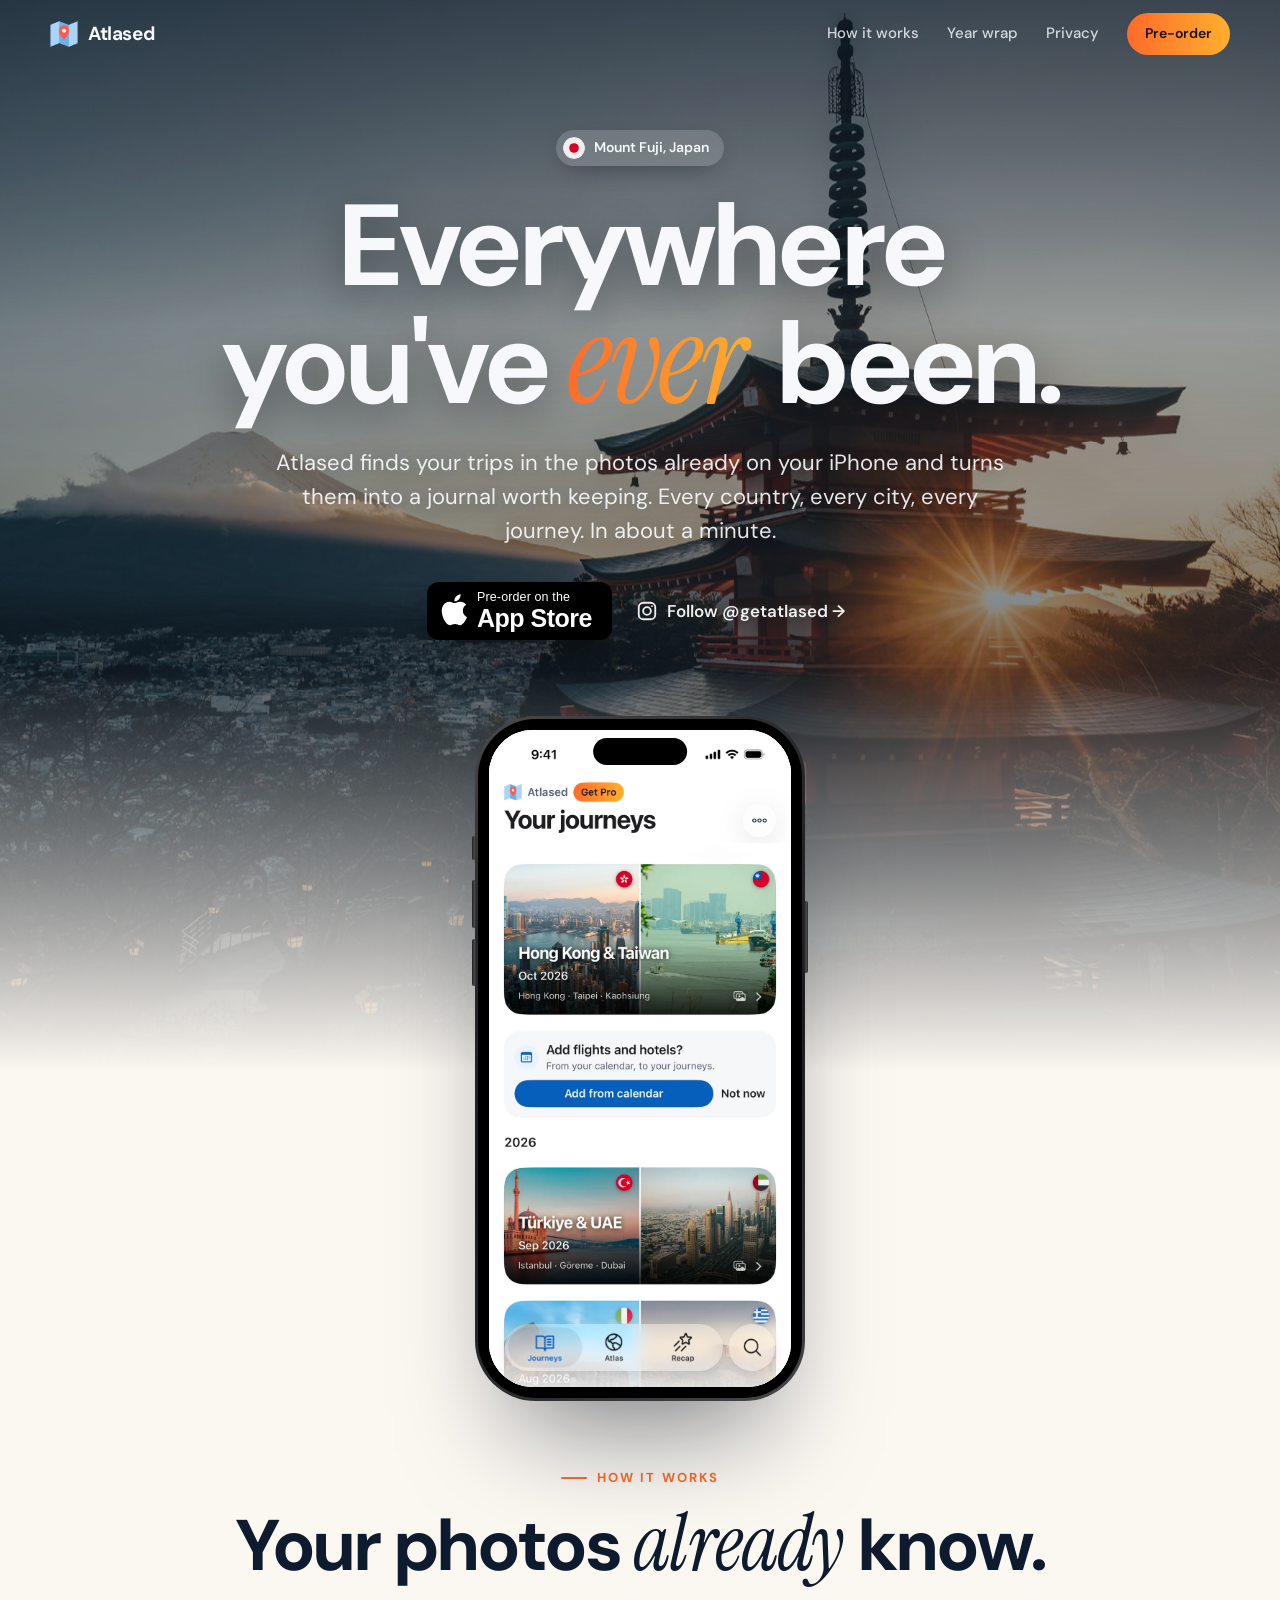
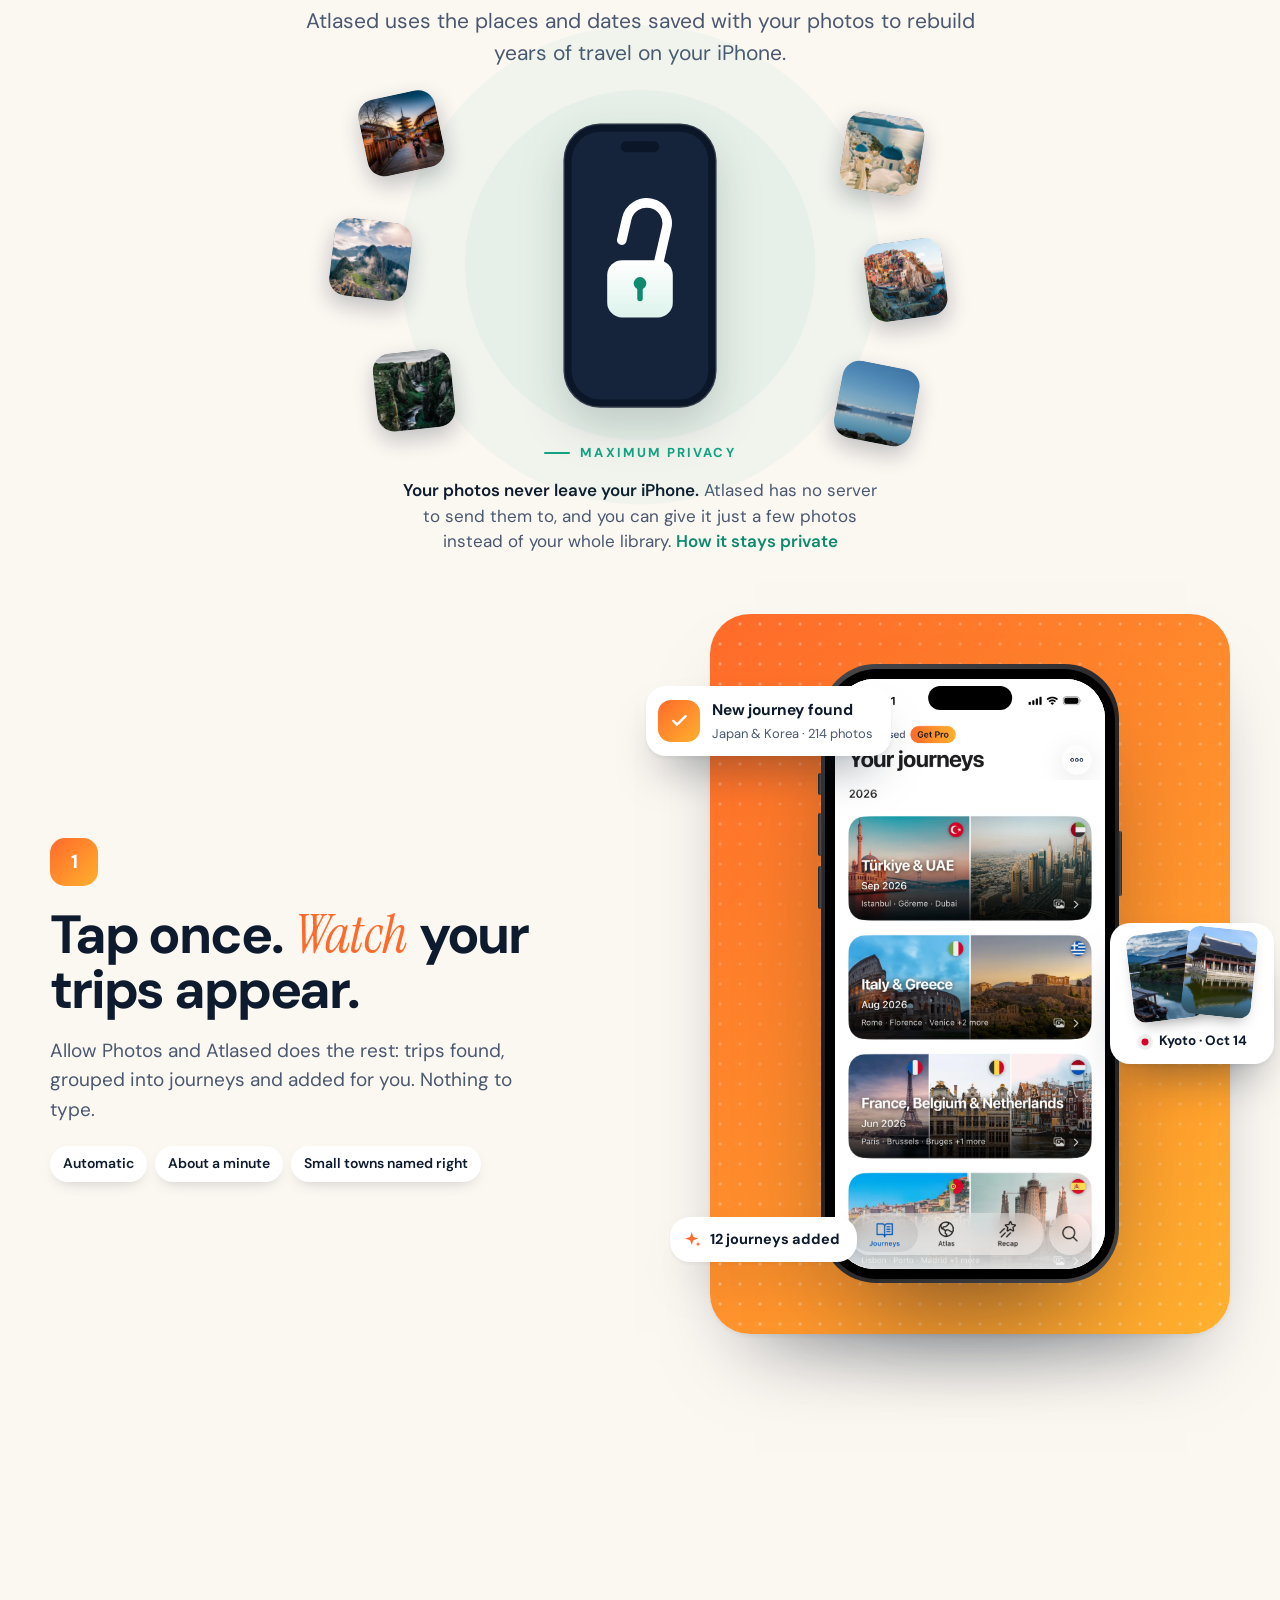
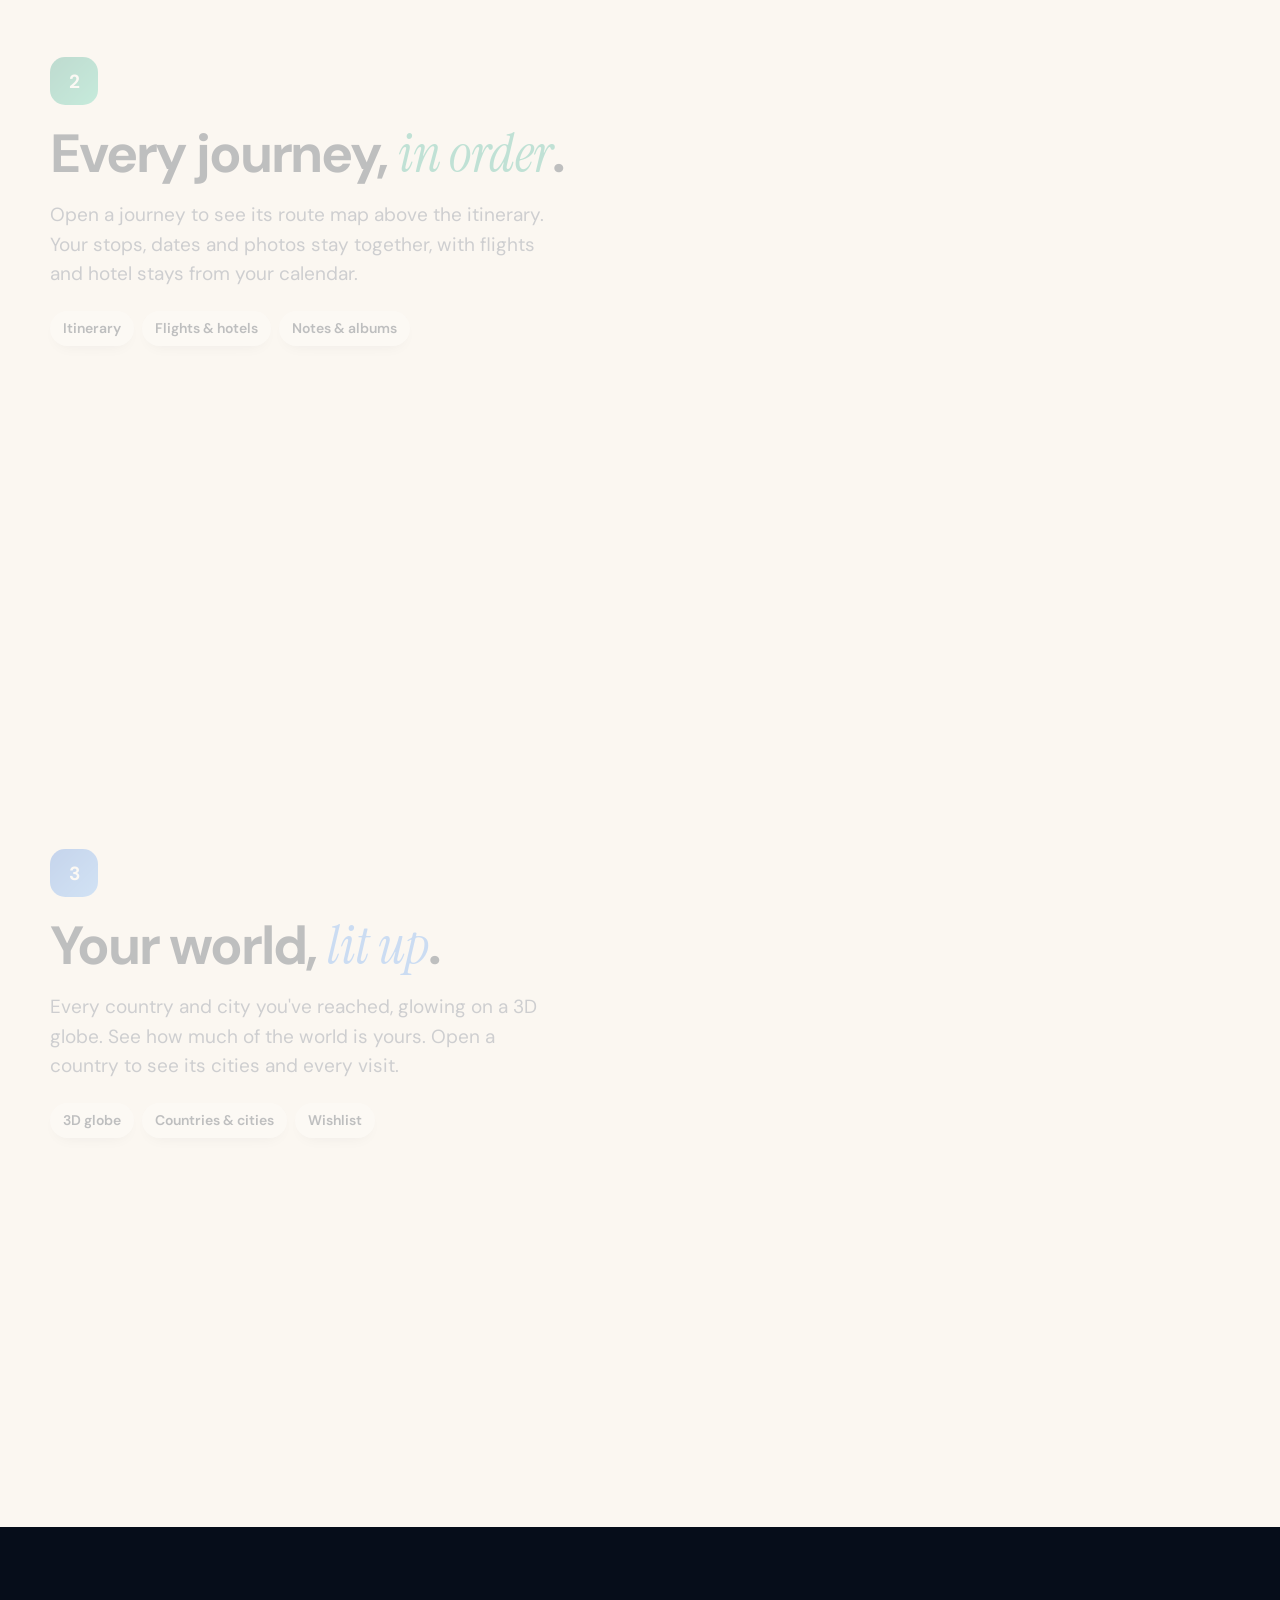
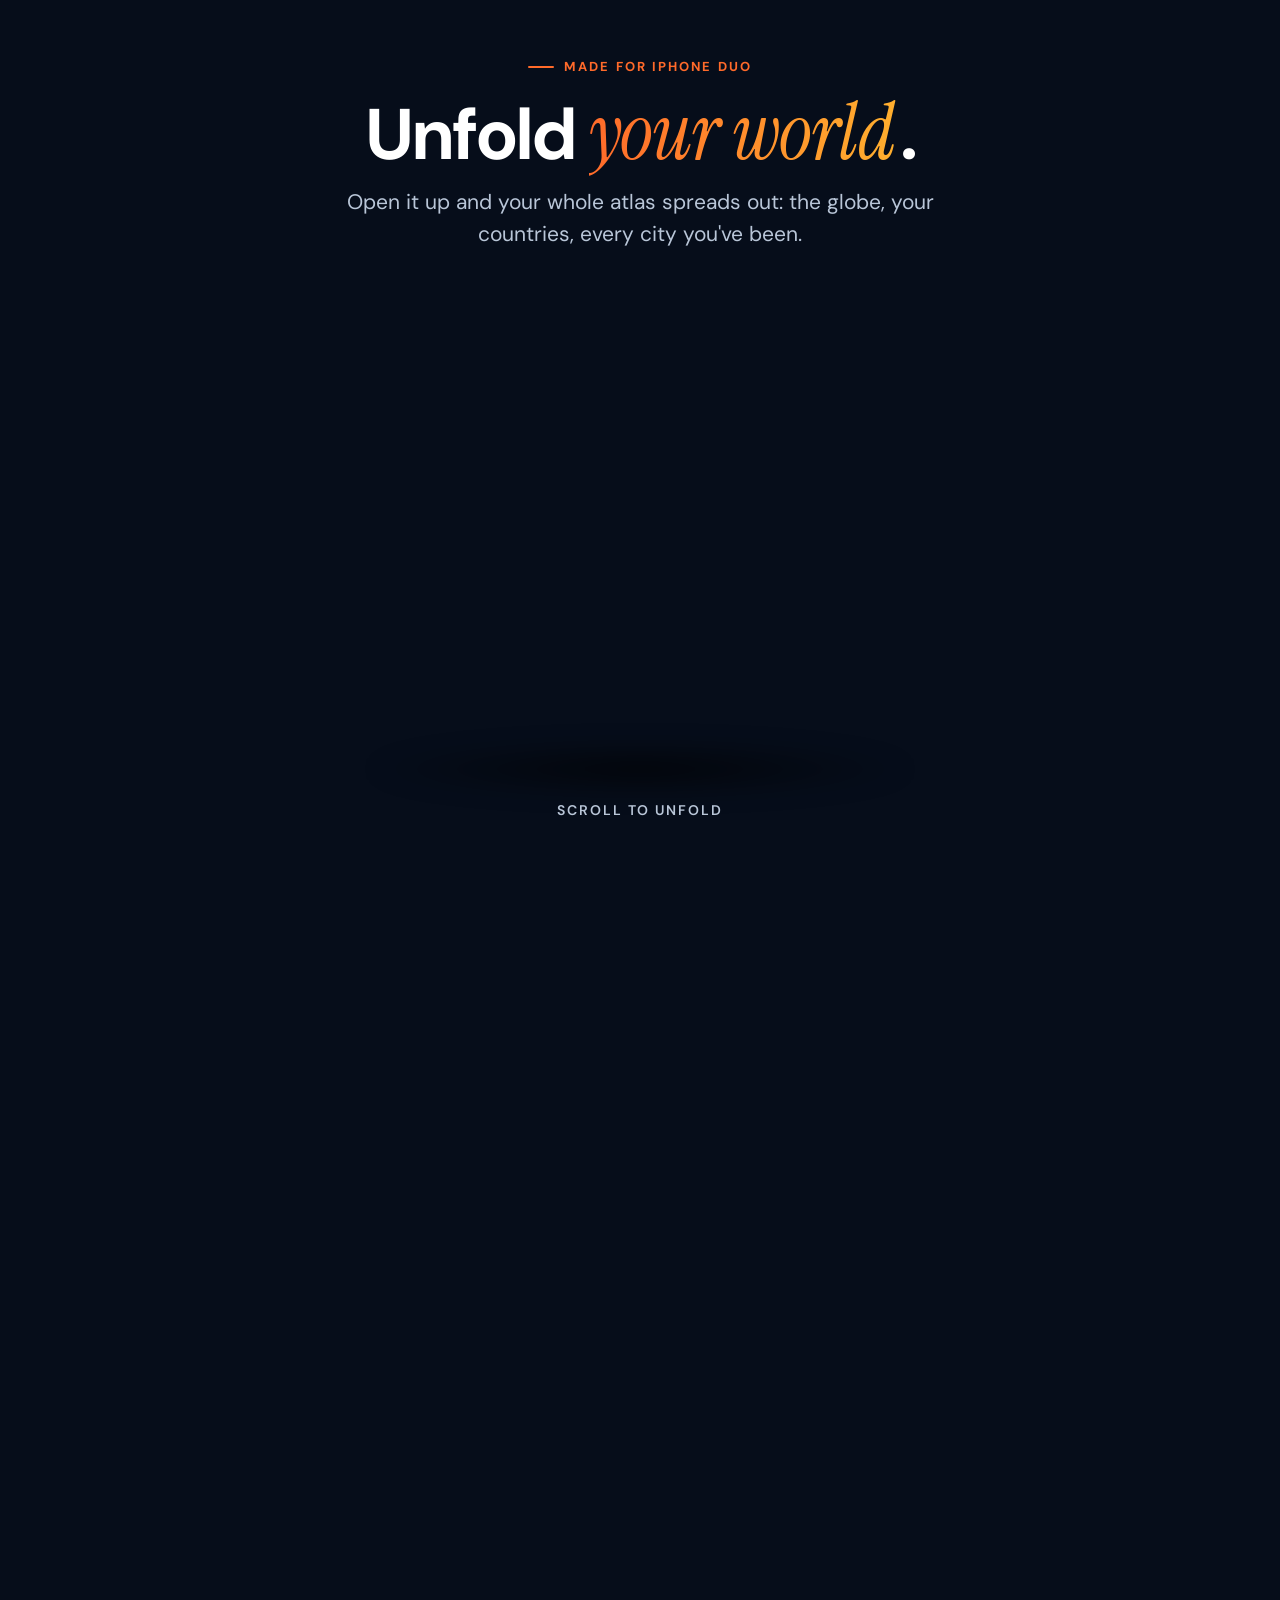
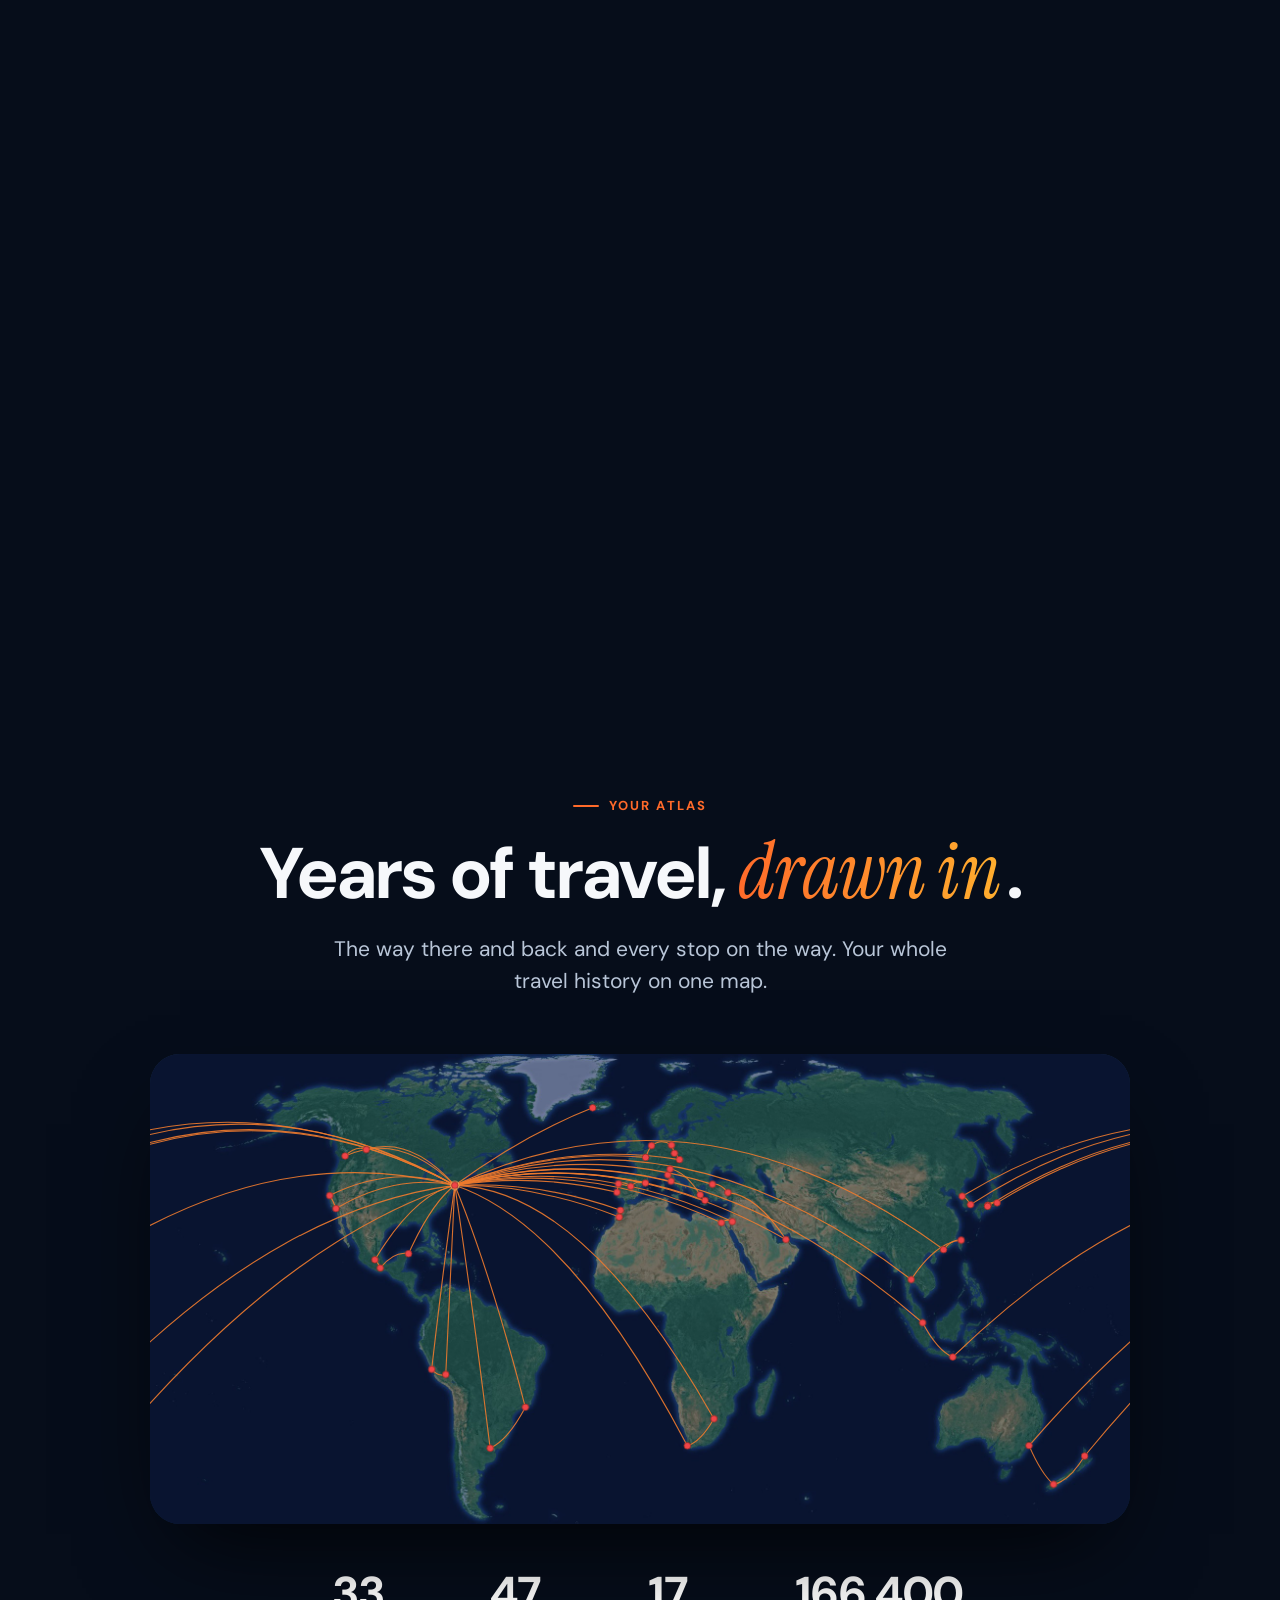
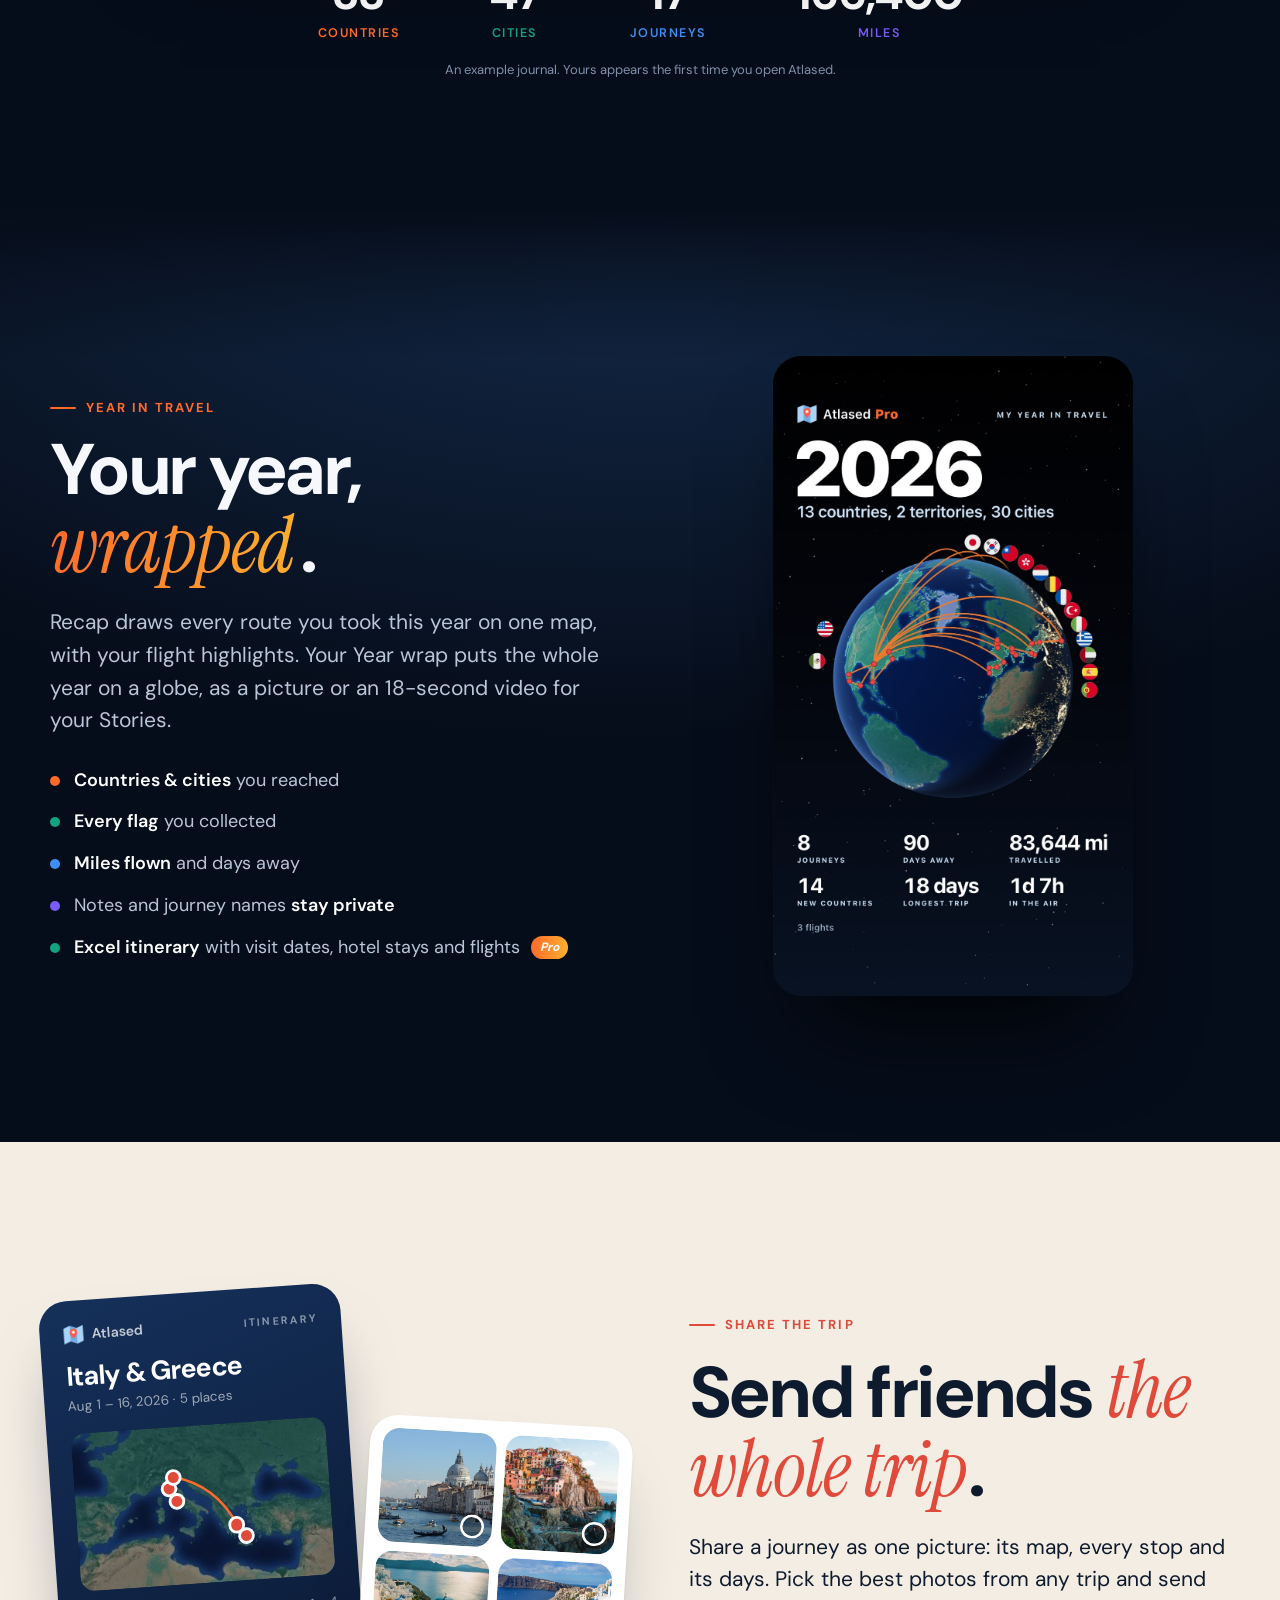
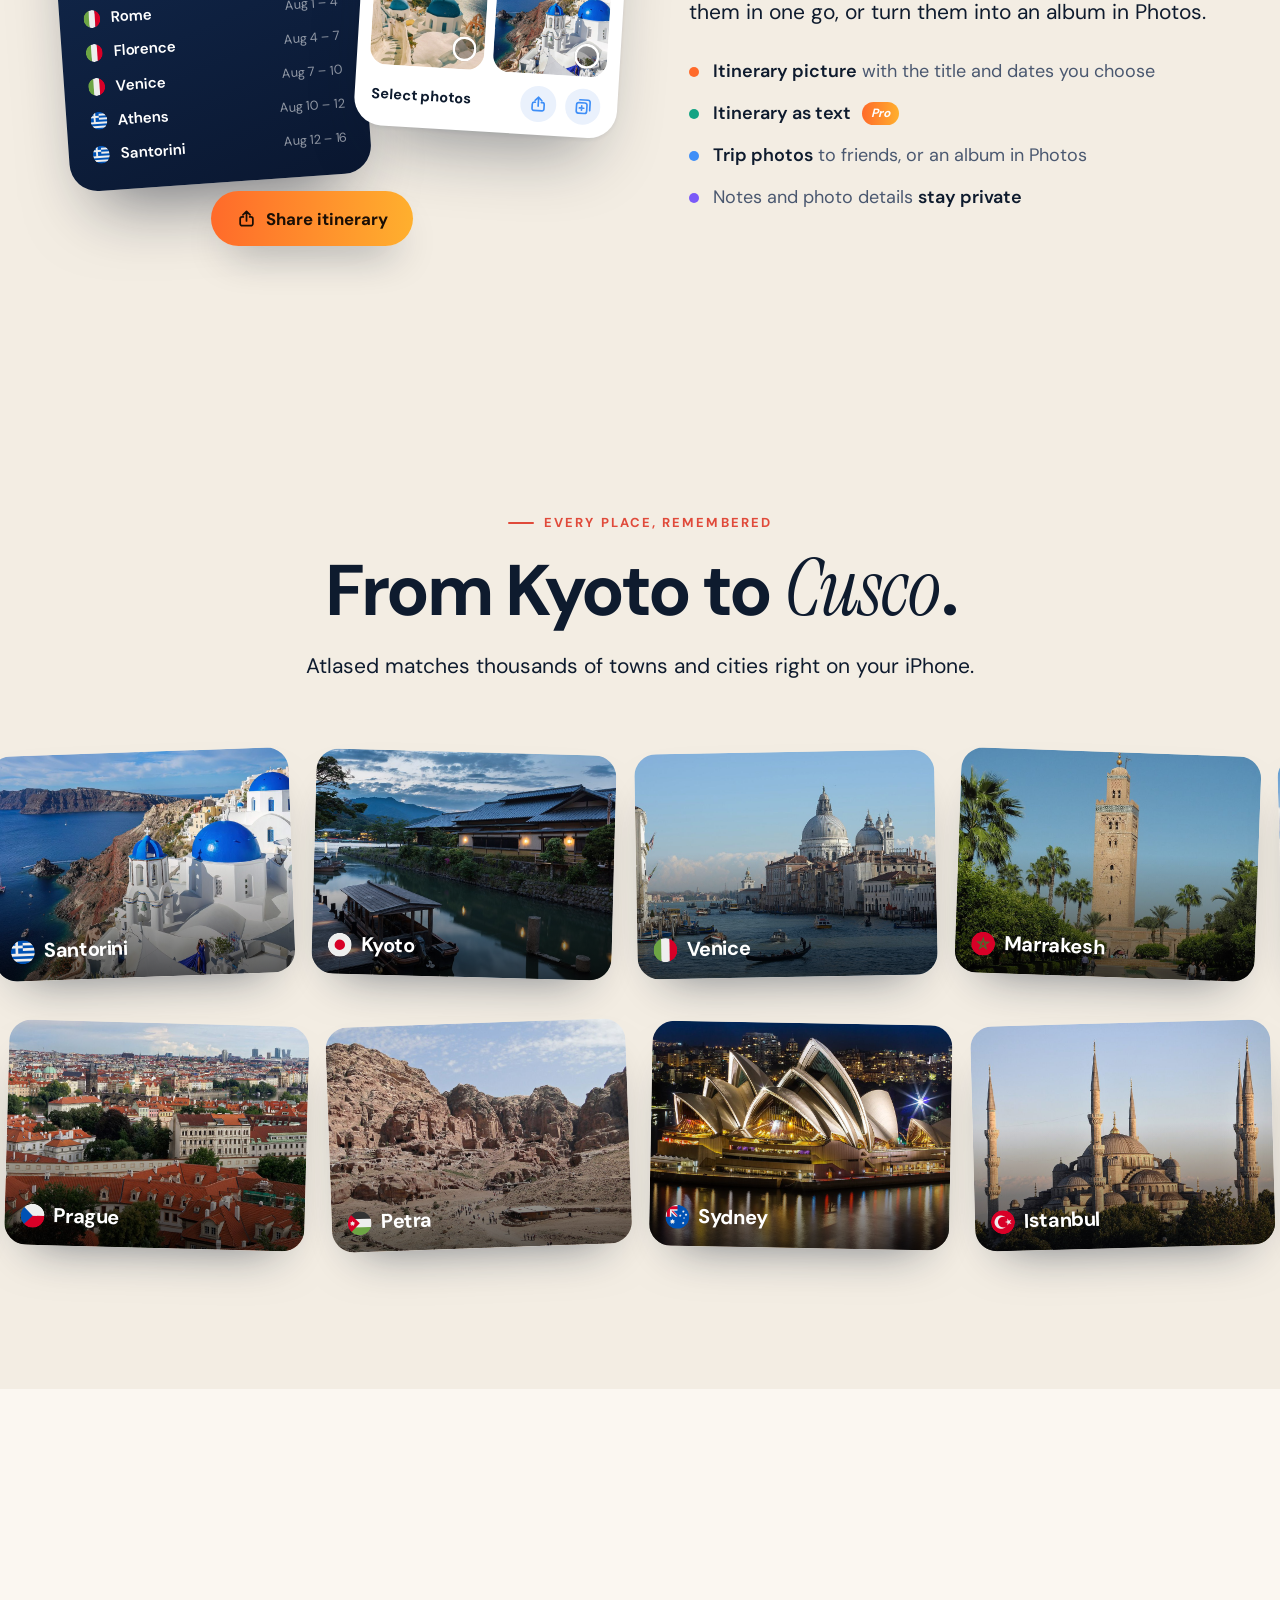
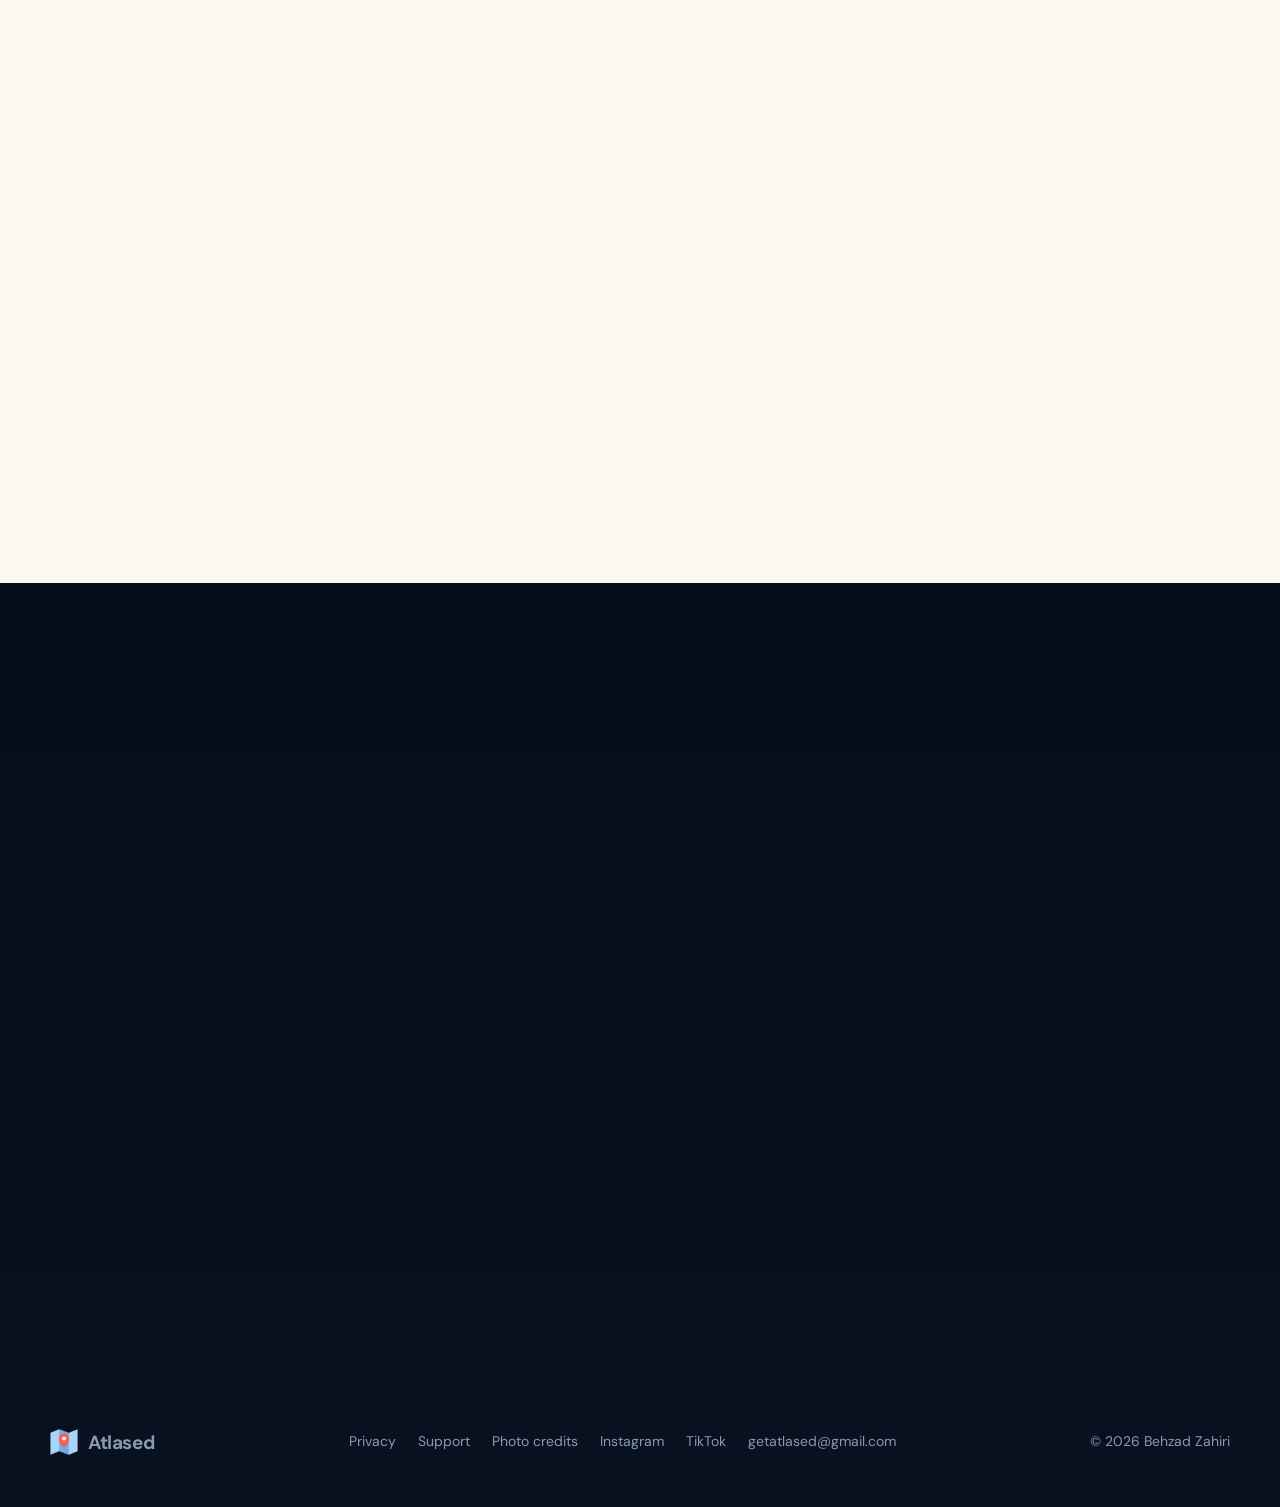
<file: index.html>
<!doctype html>
<html lang="en">
<head>
  <meta charset="utf-8">
  <meta name="viewport" content="width=device-width, initial-scale=1, viewport-fit=cover">
  <title>Atlased · Everywhere you've ever been</title>
  <meta name="description" content="Atlased finds your trips in the photos already on your iPhone and turns them into a travel journal: every country, city and journey, on a globe. Private, on your iPhone.">
  <meta name="theme-color" content="#060D1A">
  <meta property="og:type" content="website">
  <meta property="og:url" content="https://getatlased.com/">
  <meta property="og:title" content="Atlased · Everywhere you've ever been">
  <meta property="og:description" content="Your photos already know where you've been. Atlased turns them into a travel journal, privately on your iPhone.">
  <meta property="og:image" content="https://getatlased.com/assets/photos/japan.jpg?v=2">
  <meta name="twitter:card" content="summary_large_image">
  <link rel="icon" type="image/png" href="favicon.png">
  <link rel="apple-touch-icon" href="apple-touch-icon.png">
  <link rel="preload" href="assets/fonts/dm-sans-700.ttf" as="font" type="font/ttf" crossorigin>
  <link rel="preload" href="assets/photos/japan.jpg?v=2" as="image">
  <script>if(!matchMedia("(prefers-reduced-motion: reduce)").matches)document.documentElement.classList.add("js")</script>
  <meta name="apple-itunes-app" content="app-id=6831164710">
  <link rel="stylesheet" href="assets/site.css?v=74">
  <link rel="stylesheet" href="assets/phone.css?v=61">
</head>
<body>
  <header class="nav">
    <div class="wrap">
      <a class="brand" href="./"><img src="assets/img/mark.png" alt="">Atlased</a>
      <nav class="nav-links">
        <a href="#how">How it works</a>
        <a href="#wrap">Year wrap</a>
        <a href="#privacy">Privacy</a>
        <a class="btn" href="https://apps.apple.com/app/id6831164710">Pre-order</a>
      </nav>
    </div>
  </header>

  <main>
    <!-- Hero: full-bleed travel photos with a slow drift -->
    <section class="hero">
      <div class="slides" aria-hidden="true">
        <div class="slide" data-place="Mount Fuji, Japan" data-flag="jp" style="background-image:url(assets/photos/japan.jpg?v=2);background-position:68% 38%"></div>
        <div class="slide" data-place="Porto, Portugal" data-flag="pt" style="background-image:url(assets/photos/portugal.jpg)"></div>
        <div class="slide" data-place="Lake Tekapo, New Zealand" data-flag="nz" style="background-image:url(assets/photos/new-zealand.jpg)"></div>
        <div class="slide" data-place="The Alps, Switzerland" data-flag="ch" style="background-image:url(assets/photos/switzerland.jpg)"></div>
        <div class="slide" data-place="Machu Picchu, Peru" data-flag="pe" style="background-image:url(assets/photos/peru.jpg)"></div>
      </div>
      <div class="hero-copy">
        <span class="place-chip" id="placeChip"><img src="assets/flags/jp.svg" alt=""><span>Mount Fuji, Japan</span></span>
        <h1>Everywhere you've <span class="serif grad">ever</span> been.</h1>
        <p class="lede">Atlased finds your trips in the photos already on your iPhone and turns them into a journal worth keeping.<span class="lede-more"> Every country, every city, every journey. In about a minute.</span></p>
        <div class="ctas" id="get">
          <a class="store" href="https://apps.apple.com/app/id6831164710" aria-label="Pre-order Atlased on the App Store">
            <svg viewBox="4.35 3.3 14.1 18.45" fill="currentColor" aria-hidden="true"><path d="M16.37 12.62c-.02-2.2 1.8-3.26 1.88-3.31-1.03-1.5-2.62-1.7-3.18-1.73-1.35-.14-2.64.8-3.33.8-.69 0-1.74-.78-2.86-.76-1.47.02-2.83.86-3.59 2.17-1.53 2.66-.39 6.6 1.1 8.75.73 1.05 1.6 2.24 2.73 2.2 1.1-.05 1.51-.71 2.84-.71 1.32 0 1.7.71 2.86.69 1.18-.02 1.93-1.07 2.65-2.13.84-1.22 1.18-2.4 1.2-2.46-.03-.01-2.3-.88-2.3-3.5zM14.2 6.17c.6-.73 1.01-1.75.9-2.77-.87.04-1.92.58-2.54 1.31-.56.65-1.05 1.69-.92 2.69.97.07 1.96-.49 2.56-1.23z"/></svg>
            <span><small>Pre-order on the</small><b>App Store</b></span>
          </a>
          <a class="ghost insta" href="https://www.instagram.com/getatlased/" rel="noopener" aria-label="Follow @getatlased on Instagram"><svg viewBox="0 0 24 24" fill="none" stroke="currentColor" stroke-width="2" stroke-linecap="round" stroke-linejoin="round" aria-hidden="true"><rect x="3" y="3" width="18" height="18" rx="5"/><circle cx="12" cy="12" r="4.2"/><circle cx="17.4" cy="6.6" r="1" fill="currentColor" stroke="none"/></svg>Follow @getatlased →</a>
        </div>
        <div class="hero-phone" id="heroPhone">
          <div class="iphone"><i class="b1"></i><i class="b2"></i><i class="b3"></i><i class="b4"></i>
            <div class="bezel"><div class="screen"><div class="reel reel-list" style="--reel-to:-60.016%"><div class="reel-view"><img class="reel-img" src="assets/reel/journeys-a.webp?v=3" alt="Atlased showing journeys it found from photos" width="840" height="3799" decoding="async"></div><img class="reel-head" src="assets/reel/journeys-head.png?v=5" alt="" width="840" height="315"><span class="reel-fade"></span><span class="reel-glass"></span><span class="reel-glass reel-search"></span><img class="reel-tab" src="assets/reel/tabbar.png?v=3" alt="" width="753" height="130"></div><span class="island"></span></div></div>
          </div>
        </div>
      </div>
    </section>

    <!-- Intro -->
    <section class="light intro" id="how">
      <div class="wrap rv">
        <span class="eyebrow t-orange">How it works</span>
        <h2>Your photos <span class="serif">already</span> know.</h2>
        <p class="sub muted">Atlased uses the places and dates saved with your photos to rebuild years of travel on your iPhone.</p>
        <p class="assure"><span class="lockart" aria-hidden="true"><i class="disc d1"></i><i class="disc d2"></i><i class="pulse"></i><svg class="lk-phone" viewBox="0 0 120 216"><rect x="4" y="4" width="112" height="208" rx="27" fill="#0B1628"/><rect x="4.5" y="4.5" width="111" height="207" rx="26.5" fill="none" stroke="#fff" stroke-opacity=".16"/><rect x="10" y="10" width="100" height="196" rx="21" fill="#15243B"/></svg><i class="snap s1" style="background-image:url(assets/img/snap-japan.jpg)"></i><i class="snap s2" style="background-image:url(assets/img/snap-greece.jpg)"></i><i class="snap s3" style="background-image:url(assets/img/snap-peru.jpg)"></i><i class="snap s4" style="background-image:url(assets/img/snap-italy.jpg)"></i><i class="snap s5" style="background-image:url(assets/img/snap-iceland.jpg)"></i><i class="snap s6" style="background-image:url(assets/img/snap-new-zealand.jpg)"></i><svg class="lk-top" viewBox="0 0 120 216"><defs><linearGradient id="lkScreen" x1="0" y1="0" x2="1" y2="1"><stop offset="0" stop-color="#0E8A6E"/><stop offset="1" stop-color="#2CC79E"/></linearGradient><linearGradient id="lkBody" x1="0" y1="0" x2="0" y2="1"><stop offset="0" stop-color="#FFFFFF"/><stop offset="1" stop-color="#DDF3EC"/></linearGradient></defs><rect class="veil" x="10" y="10" width="100" height="196" rx="21" fill="url(#lkScreen)"/><rect x="46" y="17" width="28" height="8" rx="4" fill="#0B1628"/><circle class="spark" cx="60" cy="122" r="26" fill="none" stroke="#fff" stroke-width="3.5"/><g class="lk"><path class="shackle" d="M45 108V92a15 15 0 0 1 30 0v32" fill="none" stroke="#fff" stroke-width="7" stroke-linecap="round"/><rect x="36" y="104" width="48" height="42" rx="11" fill="url(#lkBody)"/><circle cx="60" cy="121" r="4.6" fill="#0E8A6E"/><rect x="58" y="123" width="4" height="11" rx="2" fill="#0E8A6E"/></g></svg></span><span class="eyebrow t-teal">Maximum privacy</span><span><b>Your photos never leave your iPhone.</b> Atlased has no server to send them to, and you can give it just a few photos instead of your whole library. <a href="#privacy">How it stays private</a></span></p>
      </div>
    </section>

    <!-- Three steps beside a phone that changes as you scroll -->
    <section class="light story">
      <div class="wrap story-grid">
        <div class="story-steps">
          <div class="step" data-step="0">
            <div class="mstage" data-step="0" aria-hidden="true"><span class="tint c-orange on"></span><span class="dots"></span><div class="mphone iphone"><i class="b1"></i><i class="b2"></i><i class="b3"></i><i class="b4"></i><div class="bezel"><div class="screen"><div class="reel reel-list" style="--reel-to:-40.826%"><div class="reel-view"><img class="reel-img" src="assets/reel/journeys-b.webp?v=3" alt="" width="840" height="2567" decoding="async"></div><img class="reel-head" src="assets/reel/journeys-head.png?v=5" alt="" width="840" height="315"><span class="reel-fade"></span><span class="reel-glass"></span><span class="reel-glass reel-search"></span><img class="reel-tab" src="assets/reel/tabbar.png?v=3" alt="" width="753" height="130"></div><span class="island"></span></div></div></div></div>
            <div class="inner">
              <div class="num c-orange">1</div>
              <h3>Tap once. <span class="serif t-orange">Watch</span> your trips appear.</h3>
              <p>Allow Photos and Atlased does the rest: trips found, grouped into journeys and added for you. Nothing to type.</p>
              <div class="tags"><span class="tag">Automatic</span><span class="tag">About a minute</span><span class="tag">Small towns named right</span></div>
            </div>
          </div>
          <div class="step" data-step="1">
            <div class="mstage" data-step="1" aria-hidden="true"><span class="tint c-teal on"></span><span class="dots"></span><div class="mphone iphone"><i class="b1"></i><i class="b2"></i><i class="b3"></i><i class="b4"></i><div class="bezel"><div class="screen"><div class="reel reel-sheet" style="--reel-to:-30.966%"><div class="reel-view"><img class="reel-img" src="assets/reel/journey.webp?v=4" alt="" width="840" height="2154" decoding="async"></div><img class="reel-head" src="assets/reel/journey-head.png?v=3" alt="" width="840" height="276"></div><span class="island"></span></div></div></div></div>
            <div class="inner">
              <div class="num c-teal">2</div>
              <h3>Every journey, <span class="serif t-teal">in order</span>.</h3>
              <p>Open a journey to see its route map above the itinerary. Your stops, dates and photos stay together, with flights and hotel stays from your calendar.</p>
              <div class="tags"><span class="tag">Itinerary</span><span class="tag">Flights &amp; hotels</span><span class="tag">Notes &amp; albums</span></div>
            </div>
          </div>
          <div class="step" data-step="2">
            <div class="mstage" data-step="2" aria-hidden="true"><span class="tint c-sky on"></span><span class="dots"></span><div class="mphone iphone"><i class="b1"></i><i class="b2"></i><i class="b3"></i><i class="b4"></i><div class="bezel"><div class="screen"><img src="assets/img/atlas.jpg?v=7" alt=""><video class="vid" src="assets/video/atlas.mp4?v=5" poster="assets/img/atlas.jpg?v=7" muted loop playsinline preload="none" disablepictureinpicture disableremoteplayback aria-hidden="true"></video><span class="island"></span></div></div></div></div>
            <div class="inner">
              <div class="num c-sky">3</div>
              <h3>Your world, <span class="serif t-sky">lit up</span>.</h3>
              <p>Every country and city you've reached, glowing on a 3D globe. See how much of the world is yours. Open a country to see its cities and every visit.</p>
              <div class="tags"><span class="tag">3D globe</span><span class="tag">Countries &amp; cities</span><span class="tag">Wishlist</span></div>
            </div>
          </div>
        </div>
        <div class="story-phone" aria-hidden="true">
          <div class="stage">
            <span class="tint c-orange on"></span><span class="tint c-teal"></span><span class="tint c-sky"></span><span class="dots"></span>
            <div class="iphone"><i class="b1"></i><i class="b2"></i><i class="b3"></i><i class="b4"></i>
              <div class="bezel"><div class="screen">
                <div class="reel reel-list sv on" data-step="0" style="--reel-to:-40.826%"><div class="reel-view"><img class="reel-img" src="assets/reel/journeys-b.webp?v=3" alt="" width="840" height="2567" decoding="async"></div><img class="reel-head" src="assets/reel/journeys-head.png?v=5" alt="" width="840" height="315"><span class="reel-fade"></span><span class="reel-glass"></span><span class="reel-glass reel-search"></span><img class="reel-tab" src="assets/reel/tabbar.png?v=3" alt="" width="753" height="130"></div>
                <div class="reel reel-sheet sv" data-step="1" style="--reel-to:-30.966%"><div class="reel-view"><img class="reel-img" src="assets/reel/journey.webp?v=4" alt="" width="840" height="2154" decoding="async"></div><img class="reel-head" src="assets/reel/journey-head.png?v=3" alt="" width="840" height="276"></div>
                <img class="sv" data-step="2" src="assets/img/atlas.jpg?v=7" alt=""><video class="vid sv" data-step="2" src="assets/video/atlas.mp4?v=5" poster="assets/img/atlas.jpg?v=7" muted loop playsinline preload="none" disablepictureinpicture disableremoteplayback aria-hidden="true"></video>
                <span class="island"></span>
              </div></div>
            </div>
            <div class="floats on" data-step="0">
              <div class="fc f1"><div class="in toast"><span class="ico c-orange"><svg viewBox="0 0 24 24" fill="none" stroke="currentColor" stroke-width="2.8" stroke-linecap="round" stroke-linejoin="round"><path d="M5 12.5l4.2 4.2L19 7"/></svg></span><span><b>New journey found</b><small>Japan &amp; Korea · 214 photos</small></span></div></div>
              <div class="fc f2"><div class="in snaps"><span class="row"><img src="assets/postcards/jp-kyoto.jpg" alt=""><img src="assets/postcards/kr-seoul.jpg" alt=""></span><span class="cap"><img src="assets/flags/jp.svg" alt="">Kyoto · Oct 14</span></div></div>
              <div class="fc f3"><div class="in pillc"><span class="t-orange"><svg viewBox="0 0 24 24" fill="currentColor"><path d="M11 2.5l2 6.3 6.3 2-6.3 2-2 6.3-2-6.3-6.3-2 6.3-2z"/><path d="M19 14.5l.9 2.4 2.4.9-2.4.9-.9 2.4-.9-2.4-2.4-.9 2.4-.9z"/></svg></span>12 journeys added</div></div>
            </div>
            <div class="floats" data-step="1">
              <div class="fc f1"><div class="in toast"><span class="ico c-teal"><svg viewBox="0 0 24 24" fill="currentColor"><path d="M21 16v-2l-8-5V3.5a1.5 1.5 0 0 0-3 0V9l-8 5v2l8-2.5V19l-2 1.5V22l3.5-1 3.5 1v-1.5L13 19v-5.5z"/></svg></span><span><b>ATL → IST</b><small>Flew out · Sep 1</small></span></div></div>
              <div class="fc f2"><div class="in toast stay"><img src="assets/postcards/tr-istanbul.jpg" alt=""><span><b>Istanbul · 3 nights</b><small>Hotel from your calendar</small></span></div></div>
              <div class="fc f3"><div class="in pillc route"><i></i>Istanbul<em>→</em>Göreme<em>→</em>Dubai</div></div>
            </div>
            <div class="floats" data-step="2">
              <div class="fc f1"><div class="in flagsc"><span class="row"><img src="assets/flags/jp.svg" alt=""><img src="assets/flags/it.svg" alt=""><img src="assets/flags/pt.svg" alt=""><img src="assets/flags/gr.svg" alt=""><img src="assets/flags/pe.svg" alt=""><span class="more">+22</span></span><b>27 countries</b></div></div>
              <div class="fc f2"><div class="in ring"><svg class="ringsvg" viewBox="0 0 52 52"><circle cx="26" cy="26" r="21" fill="none" stroke="#E4EDFA" stroke-width="7"/><circle cx="26" cy="26" r="21" fill="none" stroke="#2F7BEF" stroke-width="7" stroke-linecap="round" stroke-dasharray="18.2 200" transform="rotate(-90 26 26)"/></svg><span><b>13.8%</b><small>of the world</small></span></div></div>
              <div class="fc f3"><div class="in pillc"><span class="t-sky"><svg viewBox="0 0 24 24" fill="none" stroke="currentColor" stroke-width="2.2" stroke-linecap="round"><circle cx="12" cy="12" r="9"/><path d="M3.5 12h17M12 3c2.6 2.6 3.8 5.6 3.8 9s-1.2 6.4-3.8 9c-2.6-2.6-3.8-5.6-3.8-9S9.4 5.6 12 3z"/></svg></span>59 cities · 6 continents</div></div>
            </div>
          </div>
        </div>
      </div>
    </section>

    <!-- iPhone Duo: unfolds onto the globe as you scroll -->
    <section class="duosec" id="duo">
      <div class="stage">
        <div class="copy rv">
          <span class="eyebrow t-orange">Made for iPhone Duo</span>
          <h2>Unfold <span class="serif grad">your world</span>.</h2>
          <p class="sub">Open it up and your whole atlas spreads out: the globe, your countries, every city you've been.</p>
        </div>
        <div class="duo-wrap" aria-hidden="true">
          <div class="duo" id="duoBody">
            <div class="half right"><div class="face"><div class="glass"><div class="pic" style="background-image:url(assets/img/duo-inner.jpg?v=8)"></div></div></div></div>
            <div class="half left" id="duoLeft">
              <div class="face front"><div class="glass"><div class="pic" style="background-image:url(assets/img/duo-inner.jpg?v=8)"></div></div></div>
              <div class="face back"><div class="glass"><div class="pic" style="background-image:url(assets/img/duo-cover.jpg?v=5)"></div></div></div>
            </div>
            <video class="vid duo-vid" id="duoVid" src="assets/video/duo.mp4?v=4" poster="assets/img/duo-inner.jpg?v=8" muted loop playsinline preload="none" disablepictureinpicture disableremoteplayback aria-hidden="true"></video><div class="hinge" id="duoHinge"></div>
          </div>
          <div class="duo-shadow"></div>
        </div>
        <div class="duo-label" id="duoLabel">Scroll to unfold</div>
      </div>
    </section>

    <!-- Postcards -->
    <section class="mapsec">
      <div class="wrap head rv">
        <span class="eyebrow t-orange">Your atlas</span>
        <h2>Years of travel, <span class="serif grad">drawn in</span>.</h2>
        <p class="sub" style="color:var(--mist)">The way there and back and every stop on the way. Your whole travel history on one map.</p>
      </div>
      <div class="wrap rv">
        <div class="map-card">
          <div class="map">
            <img src="assets/img/world.jpg" alt="" loading="lazy">
            <svg id="journeys" viewBox="0 0 1000 480" preserveAspectRatio="none" aria-hidden="true"></svg>
          </div>
        </div>
        <div class="stats">
          <div class="stat"><b data-count="34">34</b><span class="t-orange">Countries</span></div>
          <div class="stat"><b data-count="49">49</b><span class="t-teal">Cities</span></div>
          <div class="stat"><b data-count="18">18</b><span class="t-sky">Journeys</span></div>
          <div class="stat"><b data-count="186400">186,400</b><span class="t-violet">Miles</span></div>
        </div>
        <p class="map-note">An example journal. Yours appears the first time you open Atlased.</p>
      </div>
    </section>

    <!-- Year wrap -->
    <section class="wrapsec" id="wrap">
      <div class="wrap wrap-grid">
        <div class="copy rv">
          <span class="eyebrow t-orange">Year in travel</span>
          <h2>Your year, <span class="serif grad">wrapped</span>.</h2>
          <p class="sub" style="margin-inline:0;color:var(--mist)">Recap draws every route you took this year on one map, with your flight highlights. Your Year wrap puts the whole year on a globe, as a picture or an <span style="white-space:nowrap">18-second</span> video for your Stories.</p>
          <ul class="list">
            <li><span class="dotc" style="background:var(--orange)"></span><span><b>Countries &amp; cities</b> you reached</span></li>
            <li><span class="dotc" style="background:var(--teal)"></span><span><b>Every flag</b> you collected</span></li>
            <li><span class="dotc" style="background:var(--sky)"></span><span><b>Miles flown</b> and days away</span></li>
            <li><span class="dotc" style="background:var(--violet)"></span><span>Notes and journey names <b>stay private</b></span></li>
            <li><span class="dotc" style="background:var(--teal)"></span><span><b>Excel itinerary</b> with visit dates, hotel stays and flights <span class="pro">Pro</span></span></li>
          </ul>
        </div>
        <div class="wrap-card">
          <div class="tilt" id="tilt"><img class="wrapimg" src="assets/img/wrap-globe.jpg" alt="A 2026 Year wrap: 13 countries, 2 territories, 30 cities and a globe of routes" loading="lazy"></div>
          <img class="flagfly" src="assets/flags/jp.svg" alt="" style="left:-9%;top:8%;--d:.05s">
          <img class="flagfly" src="assets/flags/it.svg" alt="" style="right:-8%;top:16%;--d:.2s">
          <img class="flagfly" src="assets/flags/mx.svg" alt="" style="left:-12%;top:44%;--d:.35s">
          <img class="flagfly" src="assets/flags/gr.svg" alt="" style="right:-11%;top:52%;--d:.5s">
          <img class="flagfly" src="assets/flags/tr.svg" alt="" style="left:-6%;bottom:12%;--d:.65s">
          <img class="flagfly" src="assets/flags/kr.svg" alt="" style="right:-6%;bottom:6%;--d:.8s">
        </div>
      </div>
    </section>

    <!-- Sharing: the itinerary and a trip's photos -->
    <section class="sharesec" id="share">
      <div class="wrap share-grid">
        <div class="share-art rv" aria-hidden="true">
          <div class="itin">
            <div class="itin-top"><img src="assets/img/mark.png" alt=""><span>Atlased</span><em>Itinerary</em></div>
            <h5>Italy &amp; Greece</h5>
            <p class="when">Aug 1 – 16, 2026 · 5 places</p>
            <div class="mini"><svg viewBox="0 0 130 80" preserveAspectRatio="none"><path d="M51.8 37.8 Q47.6 34.8 48.3 31.2 Q49 27.6 50.8 25.4 Q72 31 81.3 51.7 Q83.8 55 86.2 57.4"/></svg><i style="left:39.8%;top:47.3%"></i><i style="left:37.2%;top:38.9%"></i><i style="left:39.1%;top:31.8%"></i><i style="left:62.5%;top:64.6%"></i><i style="left:66.3%;top:71.8%"></i></div>
            <ol><li><img src="assets/flags/it.svg" alt=""><b>Rome</b><span>Aug 1 – 4</span></li><li><img src="assets/flags/it.svg" alt=""><b>Florence</b><span>Aug 4 – 7</span></li><li><img src="assets/flags/it.svg" alt=""><b>Venice</b><span>Aug 7 – 10</span></li><li><img src="assets/flags/gr.svg" alt=""><b>Athens</b><span>Aug 10 – 12</span></li><li><img src="assets/flags/gr.svg" alt=""><b>Santorini</b><span>Aug 12 – 16</span></li></ol>
          </div>
          <div class="pics has">
            <div class="grid"><span class="ph on"><img src="assets/postcards/it-venice.jpg" alt="" loading="lazy"><i><svg viewBox="0 0 24 24" fill="none" stroke="currentColor" stroke-width="3" stroke-linecap="round" stroke-linejoin="round"><path d="M5 12.5l4.2 4.2L19 7"/></svg></i></span><span class="ph on"><img src="assets/share/italy.jpg" alt="" loading="lazy"><i><svg viewBox="0 0 24 24" fill="none" stroke="currentColor" stroke-width="3" stroke-linecap="round" stroke-linejoin="round"><path d="M5 12.5l4.2 4.2L19 7"/></svg></i></span><span class="ph"><img src="assets/share/greece.jpg" alt="" loading="lazy"><i></i></span><span class="ph on"><img src="assets/postcards/gr-santorini.jpg" alt="" loading="lazy"><i><svg viewBox="0 0 24 24" fill="none" stroke="currentColor" stroke-width="3" stroke-linecap="round" stroke-linejoin="round"><path d="M5 12.5l4.2 4.2L19 7"/></svg></i></span></div>
            <div class="bar"><b>3 photos selected</b><span class="act"><svg viewBox="0 0 24 24" fill="none" stroke="currentColor" stroke-width="2.2" stroke-linecap="round" stroke-linejoin="round"><path d="M12 15V3M7.5 7.5L12 3l4.5 4.5"/><path d="M8 10H6.5A2.5 2.5 0 0 0 4 12.5v6A2.5 2.5 0 0 0 6.5 21h11a2.5 2.5 0 0 0 2.5-2.5v-6a2.5 2.5 0 0 0-2.5-2.5H16"/></svg></span><span class="act"><svg viewBox="0 0 24 24" fill="none" stroke="currentColor" stroke-width="2.2" stroke-linecap="round" stroke-linejoin="round"><rect x="3" y="7" width="14" height="14" rx="3"/><path d="M7 3h11a3 3 0 0 1 3 3v11"/><path d="M10 11v6M7 14h6"/></svg></span></div>
          </div>
          <span class="sharebtn"><svg viewBox="0 0 24 24" fill="none" stroke="currentColor" stroke-width="2.2" stroke-linecap="round" stroke-linejoin="round"><path d="M12 15V3M7.5 7.5L12 3l4.5 4.5"/><path d="M8 10H6.5A2.5 2.5 0 0 0 4 12.5v6A2.5 2.5 0 0 0 6.5 21h11a2.5 2.5 0 0 0 2.5-2.5v-6a2.5 2.5 0 0 0-2.5-2.5H16"/></svg>Share itinerary</span>
        </div>
        <div class="copy rv" style="--d:.1s">
          <span class="eyebrow t-coral">Share the trip</span>
          <h2>Send friends <span class="serif t-coral">the whole trip</span>.</h2>
          <p class="sub muted">Share a journey as one picture: its map, every stop and its days. Pick the best photos from any trip and send them in one go, or turn them into an album in Photos.</p>
          <ul class="slist">
            <li><span class="dotc" style="background:var(--orange)"></span><span><b>Itinerary picture</b> with the title and dates you choose</span></li>
            <li><span class="dotc" style="background:var(--teal)"></span><span><b>Itinerary as text</b> <span class="pro">Pro</span></span></li>
            <li><span class="dotc" style="background:var(--sky)"></span><span><b>Trip photos</b> to friends, or an album in Photos</span></li>
            <li><span class="dotc" style="background:var(--violet)"></span><span>Notes and photo details <b>stay private</b></span></li>
          </ul>
        </div>
      </div>
    </section>

    <!-- Privacy -->
    <section class="postcards" id="places">
      <div class="wrap head rv">
        <span class="eyebrow t-coral">Every place, remembered</span>
        <h2>From Kyoto to <span class="serif">Cusco</span>.</h2>
        <p class="sub muted">Atlased matches thousands of towns and cities right on your iPhone.</p>
      </div>
      <div class="lane" id="laneA">
        <div class="card-p" style="--r:-2deg"><img class="photo" src="assets/postcards/gr-santorini.jpg" alt="Santorini" loading="lazy"><span class="label"><img src="assets/flags/gr.svg" alt="">Santorini</span></div>
        <div class="card-p" style="--r:1.5deg"><img class="photo" src="assets/postcards/jp-kyoto.jpg" alt="Kyoto" loading="lazy"><span class="label"><img src="assets/flags/jp.svg" alt="">Kyoto</span></div>
        <div class="card-p" style="--r:-1deg"><img class="photo" src="assets/postcards/it-venice.jpg" alt="Venice" loading="lazy"><span class="label"><img src="assets/flags/it.svg" alt="">Venice</span></div>
        <div class="card-p" style="--r:2deg"><img class="photo" src="assets/postcards/ma-marrakesh.jpg" alt="Marrakesh" loading="lazy"><span class="label"><img src="assets/flags/ma.svg" alt="">Marrakesh</span></div>
        <div class="card-p" style="--r:-1.5deg"><img class="photo" src="assets/postcards/pe-cusco.jpg" alt="Cusco" loading="lazy"><span class="label"><img src="assets/flags/pe.svg" alt="">Cusco</span></div>
        <div class="card-p" style="--r:1deg"><img class="photo" src="assets/postcards/is-reykjavik.jpg" alt="Reykjavík" loading="lazy"><span class="label"><img src="assets/flags/is.svg" alt="">Reykjavík</span></div>
        <div class="card-p" style="--r:-2deg"><img class="photo" src="assets/postcards/hr-dubrovnik.jpg" alt="Dubrovnik" loading="lazy"><span class="label"><img src="assets/flags/hr.svg" alt="">Dubrovnik</span></div>
        <div class="card-p" style="--r:1.5deg"><img class="photo" src="assets/postcards/th-bangkok.jpg" alt="Bangkok" loading="lazy"><span class="label"><img src="assets/flags/th.svg" alt="">Bangkok</span></div>
        <div class="card-p" style="--r:-1deg"><img class="photo" src="assets/postcards/us-new-york-city.jpg" alt="New York" loading="lazy"><span class="label"><img src="assets/flags/us.svg" alt="">New York</span></div>
        <div class="card-p" style="--r:2deg"><img class="photo" src="assets/postcards/mx-tulum.jpg" alt="Tulum" loading="lazy"><span class="label"><img src="assets/flags/mx.svg" alt="">Tulum</span></div>
      </div>
      <div class="lane rev" id="laneB">
        <div class="card-p" style="--r:1.5deg"><img class="photo" src="assets/postcards/cz-prague.jpg" alt="Prague" loading="lazy"><span class="label"><img src="assets/flags/cz.svg" alt="">Prague</span></div>
        <div class="card-p" style="--r:-2deg"><img class="photo" src="assets/postcards/jo-petra.jpg" alt="Petra" loading="lazy"><span class="label"><img src="assets/flags/jo.svg" alt="">Petra</span></div>
        <div class="card-p" style="--r:1deg"><img class="photo" src="assets/postcards/au-sydney.jpg" alt="Sydney" loading="lazy"><span class="label"><img src="assets/flags/au.svg" alt="">Sydney</span></div>
        <div class="card-p" style="--r:-1.5deg"><img class="photo" src="assets/postcards/tr-istanbul.jpg" alt="Istanbul" loading="lazy"><span class="label"><img src="assets/flags/tr.svg" alt="">Istanbul</span></div>
        <div class="card-p" style="--r:2deg"><img class="photo" src="assets/postcards/pt-lisbon.jpg" alt="Lisbon" loading="lazy"><span class="label"><img src="assets/flags/pt.svg" alt="">Lisbon</span></div>
        <div class="card-p" style="--r:-1deg"><img class="photo" src="assets/postcards/id-ubud.jpg" alt="Ubud" loading="lazy"><span class="label"><img src="assets/flags/id.svg" alt="">Ubud</span></div>
        <div class="card-p" style="--r:1.5deg"><img class="photo" src="assets/postcards/nz-queenstown.jpg" alt="Queenstown" loading="lazy"><span class="label"><img src="assets/flags/nz.svg" alt="">Queenstown</span></div>
        <div class="card-p" style="--r:-2deg"><img class="photo" src="assets/postcards/za-cape-town.jpg" alt="Cape Town" loading="lazy"><span class="label"><img src="assets/flags/za.svg" alt="">Cape Town</span></div>
        <div class="card-p" style="--r:1deg"><img class="photo" src="assets/postcards/kr-seoul.jpg" alt="Seoul" loading="lazy"><span class="label"><img src="assets/flags/kr.svg" alt="">Seoul</span></div>
        <div class="card-p" style="--r:-1.5deg"><img class="photo" src="assets/postcards/fr-nice.jpg" alt="Nice" loading="lazy"><span class="label"><img src="assets/flags/fr.svg" alt="">Nice</span></div>
      </div>
    </section>

    <!-- World map -->
    <section class="light privacy" id="privacy">
      <div class="wrap head rv">
        <span class="eyebrow t-teal">Private by design</span>
        <h2>Your journal stays <span class="serif">yours</span>.</h2>
        <p class="sub muted">No account, no ads and no tracking. You choose which photos Atlased can see.</p>
      </div>
      <div class="wrap pcards">
        <div class="pcard c-teal rv" style="--d:0s"><div class="ic"><svg viewBox="0 0 24 24" fill="none" stroke="currentColor" stroke-width="2" stroke-linecap="round" stroke-linejoin="round"><rect x="7" y="2" width="10" height="20" rx="2.5"/><path d="M11 18h2"/></svg></div><h4>On your iPhone</h4><p>Trips are found on the device. Your photos are never uploaded.</p></div>
        <div class="pcard c-sky rv" style="--d:.1s"><div class="ic"><svg viewBox="0 0 24 24" fill="none" stroke="currentColor" stroke-width="2" stroke-linecap="round" stroke-linejoin="round"><rect x="3" y="4" width="18" height="16" rx="3"/><circle cx="9" cy="10" r="1.6"/><path d="M4 18l5-5 4 4 3-3 4 4"/></svg></div><h4>Where and when</h4><p>Atlased puts trips together from the places and dates saved in your photos.</p></div>
        <div class="pcard c-coral rv" style="--d:.2s"><div class="ic"><svg viewBox="0 0 24 24" fill="none" stroke="currentColor" stroke-width="2" stroke-linecap="round" stroke-linejoin="round"><path d="M12 3l7 4v5c0 4.5-3 8-7 9-4-1-7-4.5-7-9V7z"/><path d="M9 12l2 2 4-4"/></svg></div><h4>No ads, no tracking</h4><p>No account, no analytics, no ad networks. The App Store label says Data Not Collected.</p></div>
        <div class="pcard c-violet rv" style="--d:.3s"><div class="ic"><svg viewBox="0 0 24 24" fill="none" stroke="currentColor" stroke-width="2" stroke-linecap="round" stroke-linejoin="round"><path d="M3 12a9 9 0 1 0 18 0 9 9 0 0 0-18 0"/><path d="M3 12h18M12 3a14 14 0 0 1 0 18M12 3a14 14 0 0 0 0 18"/></svg></div><h4>Place names</h4><p>For missing names, Atlased sends Apple only photo coordinates outside your home areas. You can turn this off.</p></div>
      </div>
    </section>

    <!-- Final -->
    <section class="final">
      <div class="wrap rv">
        <div class="poster">
          <div class="shot"><div class="bg" id="finalBg" style="background-image:url(assets/photos/greece.jpg)"></div></div>
          <div class="poster-copy">
            <img class="icon" src="assets/img/app-icon.png" alt="Atlased app icon" loading="lazy">
            <h2>Start with the trips <span class="serif grad">you've already</span> taken.</h2>
            <p class="sub">Made by travelers, for travelers.</p>
            <div class="ctas">
              <a class="store" href="https://apps.apple.com/app/id6831164710" aria-label="Pre-order Atlased on the App Store">
                <svg viewBox="4.35 3.3 14.1 18.45" fill="currentColor" aria-hidden="true"><path d="M16.37 12.62c-.02-2.2 1.8-3.26 1.88-3.31-1.03-1.5-2.62-1.7-3.18-1.73-1.35-.14-2.64.8-3.33.8-.69 0-1.74-.78-2.86-.76-1.47.02-2.83.86-3.59 2.17-1.53 2.66-.39 6.6 1.1 8.75.73 1.05 1.6 2.24 2.73 2.2 1.1-.05 1.51-.71 2.84-.71 1.32 0 1.7.71 2.86.69 1.18-.02 1.93-1.07 2.65-2.13.84-1.22 1.18-2.4 1.2-2.46-.03-.01-2.3-.88-2.3-3.5zM14.2 6.17c.6-.73 1.01-1.75.9-2.77-.87.04-1.92.58-2.54 1.31-.56.65-1.05 1.69-.92 2.69.97.07 1.96-.49 2.56-1.23z"/></svg>
                <span><small>Pre-order on the</small><b>App Store</b></span>
              </a>
            </div>
          </div>
        </div>
      </div>
    </section>
  </main>

  <footer>
    <div class="wrap">
      <a class="brand" href="./"><img src="assets/img/mark.png" alt="">Atlased</a>
      <nav>
        <a href="privacy/">Privacy</a>
        <a href="support/">Support</a>
        <a href="credits/">Photo credits</a>
        <a href="https://www.instagram.com/getatlased/" rel="noopener">Instagram</a>
        <a href="https://www.tiktok.com/@getatlased" rel="noopener">TikTok</a>
        <a href="mailto:getatlased@gmail.com">getatlased@gmail.com</a>
      </nav>
      <span>© 2026 Behzad Zahiri</span>
    </div>
  </footer>
  <script src="assets/site.js?v=73" defer></script>
</body>
</html>
</file>
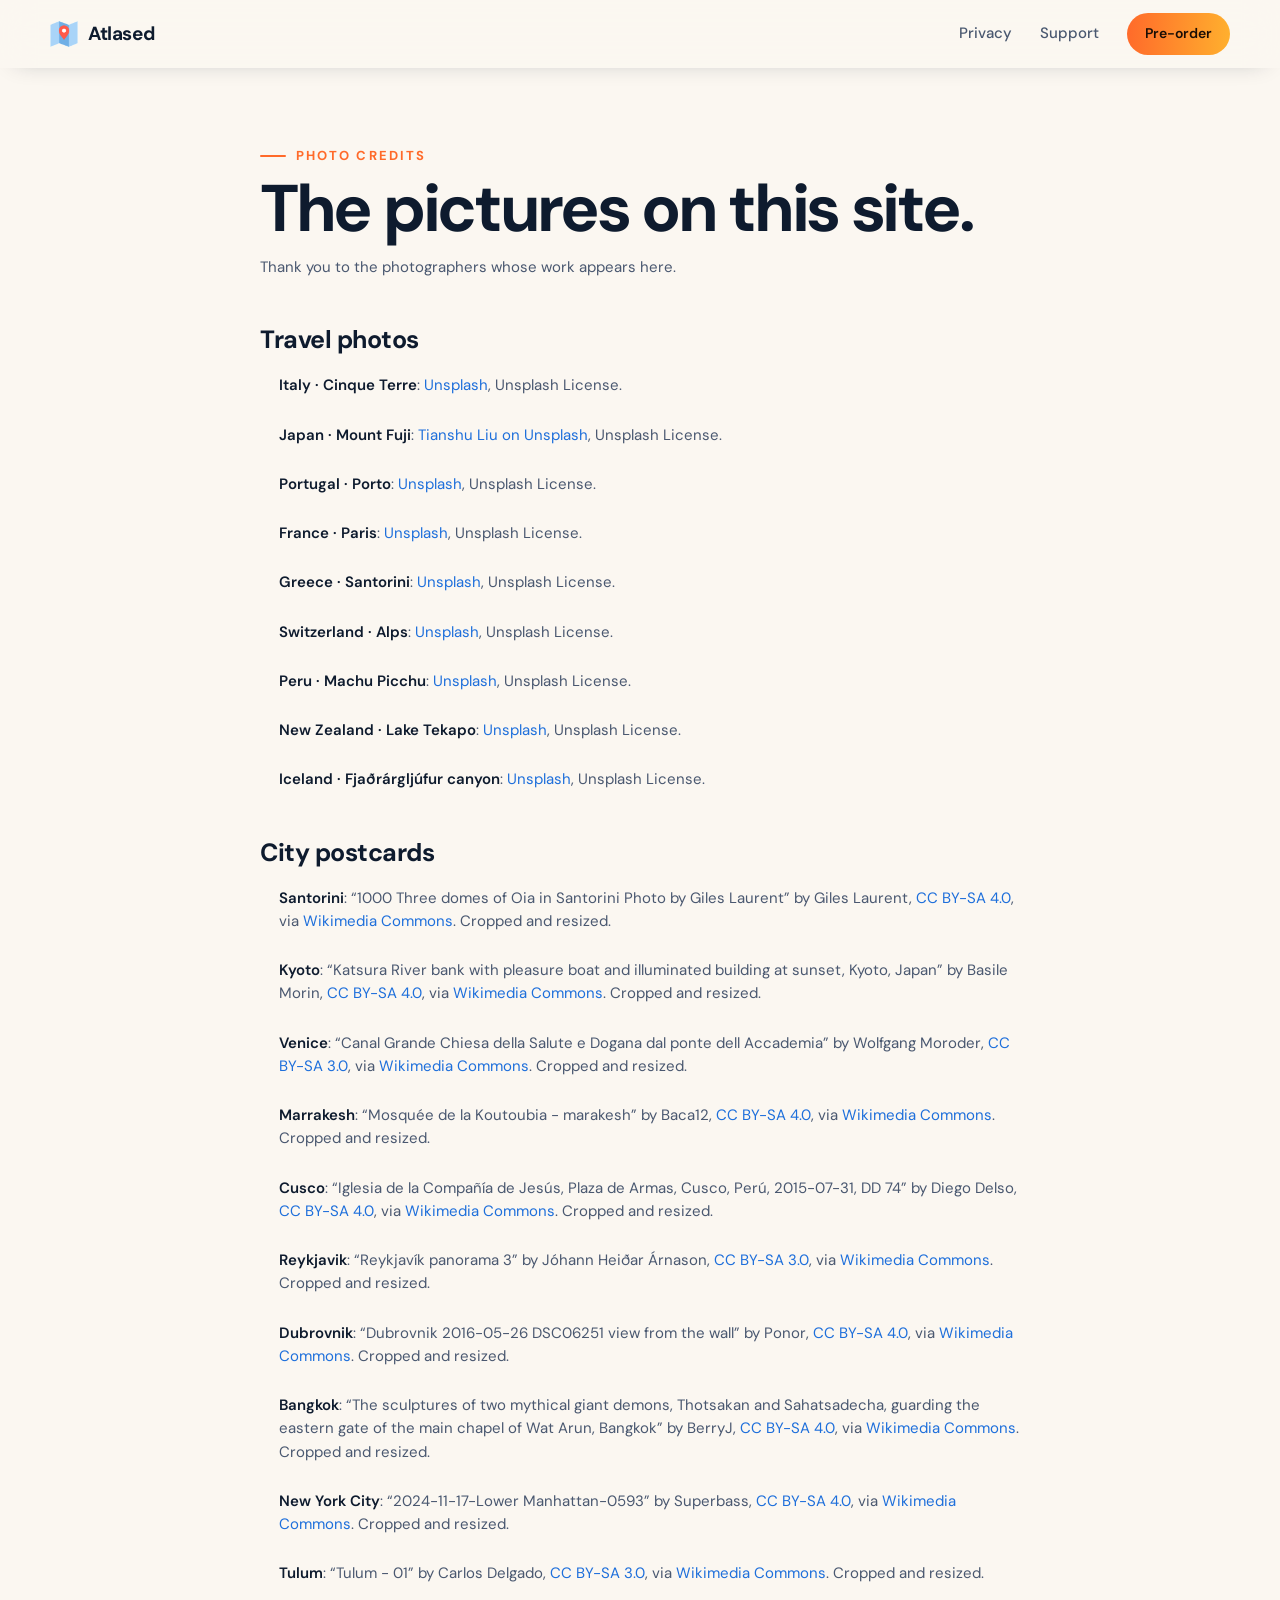
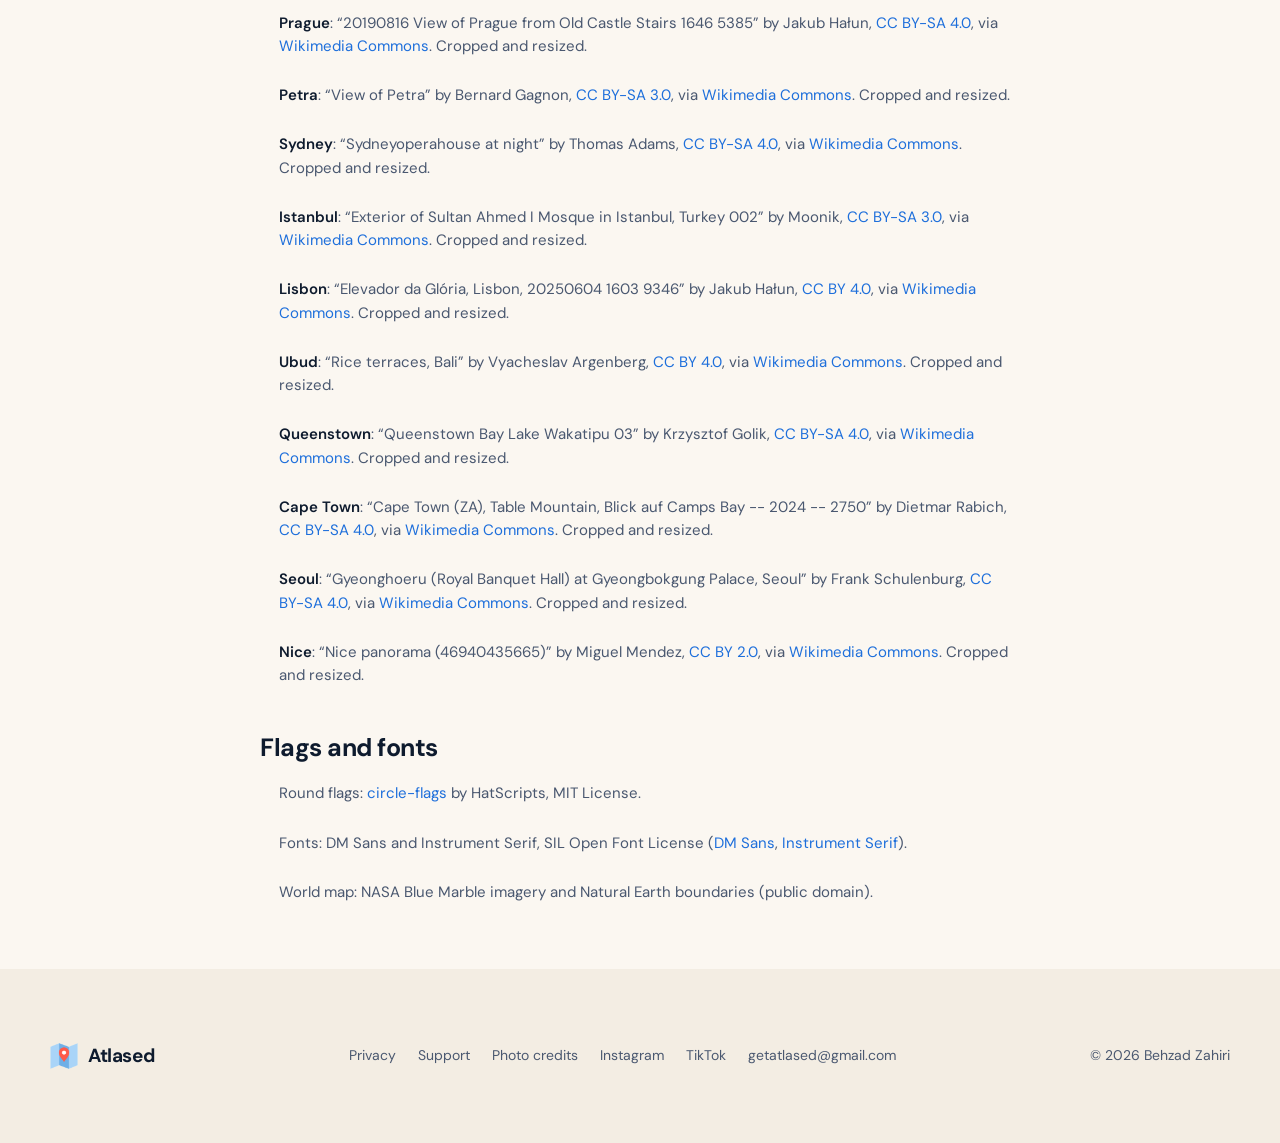
<file: credits/index.html>
<!doctype html>
<html lang="en">
<head>
  <meta charset="utf-8">
  <meta name="viewport" content="width=device-width, initial-scale=1, viewport-fit=cover">
  <title>Photo credits · Atlased</title>
  <meta name="theme-color" content="#FBF7F1">
  <link rel="icon" type="image/png" href="../favicon.png">
  <link rel="stylesheet" href="../assets/site.css?v=74">
</head>
<body class="doc-page">
  <header class="nav">
    <div class="wrap">
      <a class="brand" href="../"><img src="../assets/img/mark.png" alt="">Atlased</a>
      <nav class="nav-links"><a href="../privacy/">Privacy</a><a href="../support/">Support</a><a class="btn" href="https://apps.apple.com/app/id6831164710">Pre-order</a></nav>
    </div>
  </header>
  <main class="doc">
    <div class="wrap">
      <span class="eyebrow">Photo credits</span>
      <h1>The pictures on this site.</h1>
      <p class="meta">Thank you to the photographers whose work appears here.</p>
      <h2>Travel photos</h2>
      <ul class="credits-list"><li><strong>Italy · Cinque Terre</strong>: <a href="https://images.unsplash.com/photo-1516483638261-f4dbaf036963" rel="noopener">Unsplash</a>, Unsplash License.</li><li><strong>Japan · Mount Fuji</strong>: <a href="https://unsplash.com/photos/pagoda-and-mount-fuji-at-sunrise-aqZ3UAjs_M4" rel="noopener">Tianshu Liu on Unsplash</a>, Unsplash License.</li><li><strong>Portugal · Porto</strong>: <a href="https://images.unsplash.com/photo-1555881400-74d7acaacd8b" rel="noopener">Unsplash</a>, Unsplash License.</li><li><strong>France · Paris</strong>: <a href="https://images.unsplash.com/photo-1502602898657-3e91760cbb34" rel="noopener">Unsplash</a>, Unsplash License.</li><li><strong>Greece · Santorini</strong>: <a href="https://images.unsplash.com/photo-1613395877344-13d4a8e0d49e" rel="noopener">Unsplash</a>, Unsplash License.</li><li><strong>Switzerland · Alps</strong>: <a href="https://images.unsplash.com/photo-1530122037265-a5f1f91d3b99" rel="noopener">Unsplash</a>, Unsplash License.</li><li><strong>Peru · Machu Picchu</strong>: <a href="https://images.unsplash.com/photo-1526392060635-9d6019884377" rel="noopener">Unsplash</a>, Unsplash License.</li><li><strong>New Zealand · Lake Tekapo</strong>: <a href="https://images.unsplash.com/photo-1697685188126-759161b3a230" rel="noopener">Unsplash</a>, Unsplash License.</li><li><strong>Iceland · Fjaðrárgljúfur canyon</strong>: <a href="https://images.unsplash.com/photo-1504893524553-b855bce32c67" rel="noopener">Unsplash</a>, Unsplash License.</li></ul>
      <h2>City postcards</h2>
      <ul class="credits-list"><li><strong>Santorini</strong>: “1000 Three domes of Oia in Santorini Photo by Giles Laurent” by Giles Laurent, <a href="https://creativecommons.org/licenses/by-sa/4.0" rel="noopener">CC BY-SA 4.0</a>, via <a href="https://commons.wikimedia.org/wiki/File:1000_Three_domes_of_Oia_in_Santorini_Photo_by_Giles_Laurent.jpg" rel="noopener">Wikimedia Commons</a>. Cropped and resized.</li><li><strong>Kyoto</strong>: “Katsura River bank with pleasure boat and illuminated building at sunset, Kyoto, Japan” by Basile Morin, <a href="https://creativecommons.org/licenses/by-sa/4.0" rel="noopener">CC BY-SA 4.0</a>, via <a href="https://commons.wikimedia.org/wiki/File:Katsura_River_bank_with_pleasure_boat_and_illuminated_building_at_sunset,_Kyoto,_Japan.jpg" rel="noopener">Wikimedia Commons</a>. Cropped and resized.</li><li><strong>Venice</strong>: “Canal Grande Chiesa della Salute e Dogana dal ponte dell Accademia” by Wolfgang Moroder, <a href="https://creativecommons.org/licenses/by-sa/3.0" rel="noopener">CC BY-SA 3.0</a>, via <a href="https://commons.wikimedia.org/wiki/File:Canal_Grande_Chiesa_della_Salute_e_Dogana_dal_ponte_dell_Accademia.jpg" rel="noopener">Wikimedia Commons</a>. Cropped and resized.</li><li><strong>Marrakesh</strong>: “Mosquée de la Koutoubia - marakesh” by Baca12, <a href="https://creativecommons.org/licenses/by-sa/4.0" rel="noopener">CC BY-SA 4.0</a>, via <a href="https://commons.wikimedia.org/wiki/File:Mosqu%C3%A9e_de_la_Koutoubia_-_marakesh.jpg" rel="noopener">Wikimedia Commons</a>. Cropped and resized.</li><li><strong>Cusco</strong>: “Iglesia de la Compañía de Jesús, Plaza de Armas, Cusco, Perú, 2015-07-31, DD 74” by Diego Delso, <a href="https://creativecommons.org/licenses/by-sa/4.0" rel="noopener">CC BY-SA 4.0</a>, via <a href="https://commons.wikimedia.org/wiki/File:Iglesia_de_la_Compa%C3%B1%C3%ADa_de_Jes%C3%BAs,_Plaza_de_Armas,_Cusco,_Per%C3%BA,_2015-07-31,_DD_74.JPG" rel="noopener">Wikimedia Commons</a>. Cropped and resized.</li><li><strong>Reykjavik</strong>: “Reykjavík panorama 3” by Jóhann Heiðar Árnason, <a href="https://creativecommons.org/licenses/by-sa/3.0/" rel="noopener">CC BY-SA 3.0</a>, via <a href="https://commons.wikimedia.org/wiki/File:Reykjav%C3%ADk_panorama_3.JPG" rel="noopener">Wikimedia Commons</a>. Cropped and resized.</li><li><strong>Dubrovnik</strong>: “Dubrovnik 2016-05-26 DSC06251 view from the wall” by Ponor, <a href="https://creativecommons.org/licenses/by-sa/4.0" rel="noopener">CC BY-SA 4.0</a>, via <a href="https://commons.wikimedia.org/wiki/File:Dubrovnik_2016-05-26_DSC06251_view_from_the_wall.jpg" rel="noopener">Wikimedia Commons</a>. Cropped and resized.</li><li><strong>Bangkok</strong>: “The sculptures of two mythical giant demons, Thotsakan and Sahatsadecha, guarding the eastern gate of the main chapel of Wat Arun, Bangkok” by BerryJ, <a href="https://creativecommons.org/licenses/by-sa/4.0" rel="noopener">CC BY-SA 4.0</a>, via <a href="https://commons.wikimedia.org/wiki/File:The_sculptures_of_two_mythical_giant_demons,_Thotsakan_and_Sahatsadecha,_guarding_the_eastern_gate_of_the_main_chapel_of_Wat_Arun,_Bangkok.jpg" rel="noopener">Wikimedia Commons</a>. Cropped and resized.</li><li><strong>New York City</strong>: “2024-11-17-Lower Manhattan-0593” by Superbass, <a href="https://creativecommons.org/licenses/by-sa/4.0" rel="noopener">CC BY-SA 4.0</a>, via <a href="https://commons.wikimedia.org/wiki/File:2024-11-17-Lower_Manhattan-0593.jpg" rel="noopener">Wikimedia Commons</a>. Cropped and resized.</li><li><strong>Tulum</strong>: “Tulum - 01” by Carlos Delgado, <a href="https://creativecommons.org/licenses/by-sa/3.0" rel="noopener">CC BY-SA 3.0</a>, via <a href="https://commons.wikimedia.org/wiki/File:Tulum_-_01.jpg" rel="noopener">Wikimedia Commons</a>. Cropped and resized.</li><li><strong>Prague</strong>: “20190816 View of Prague from Old Castle Stairs 1646 5385” by Jakub Hałun, <a href="https://creativecommons.org/licenses/by-sa/4.0" rel="noopener">CC BY-SA 4.0</a>, via <a href="https://commons.wikimedia.org/wiki/File:20190816_View_of_Prague_from_Old_Castle_Stairs_1646_5385.jpg" rel="noopener">Wikimedia Commons</a>. Cropped and resized.</li><li><strong>Petra</strong>: “View of Petra” by Bernard Gagnon, <a href="https://creativecommons.org/licenses/by-sa/3.0" rel="noopener">CC BY-SA 3.0</a>, via <a href="https://commons.wikimedia.org/wiki/File:View_of_Petra.jpg" rel="noopener">Wikimedia Commons</a>. Cropped and resized.</li><li><strong>Sydney</strong>: “Sydneyoperahouse at night” by Thomas Adams, <a href="https://creativecommons.org/licenses/by-sa/4.0" rel="noopener">CC BY-SA 4.0</a>, via <a href="https://commons.wikimedia.org/wiki/File:Sydneyoperahouse_at_night.jpg" rel="noopener">Wikimedia Commons</a>. Cropped and resized.</li><li><strong>Istanbul</strong>: “Exterior of Sultan Ahmed I Mosque in Istanbul, Turkey 002” by Moonik, <a href="https://creativecommons.org/licenses/by-sa/3.0" rel="noopener">CC BY-SA 3.0</a>, via <a href="https://commons.wikimedia.org/wiki/File:Exterior_of_Sultan_Ahmed_I_Mosque_in_Istanbul,_Turkey_002.jpg" rel="noopener">Wikimedia Commons</a>. Cropped and resized.</li><li><strong>Lisbon</strong>: “Elevador da Glória, Lisbon, 20250604 1603 9346” by Jakub Hałun, <a href="https://creativecommons.org/licenses/by/4.0" rel="noopener">CC BY 4.0</a>, via <a href="https://commons.wikimedia.org/wiki/File:Elevador_da_Gl%C3%B3ria,_Lisbon,_20250604_1603_9346.jpg" rel="noopener">Wikimedia Commons</a>. Cropped and resized.</li><li><strong>Ubud</strong>: “Rice terraces, Bali” by Vyacheslav Argenberg, <a href="https://creativecommons.org/licenses/by/4.0" rel="noopener">CC BY 4.0</a>, via <a href="https://commons.wikimedia.org/wiki/File:Rice_terraces,_Bali.jpg" rel="noopener">Wikimedia Commons</a>. Cropped and resized.</li><li><strong>Queenstown</strong>: “Queenstown Bay Lake Wakatipu 03” by Krzysztof Golik, <a href="https://creativecommons.org/licenses/by-sa/4.0" rel="noopener">CC BY-SA 4.0</a>, via <a href="https://commons.wikimedia.org/wiki/File:Queenstown_Bay_Lake_Wakatipu_03.jpg" rel="noopener">Wikimedia Commons</a>. Cropped and resized.</li><li><strong>Cape Town</strong>: “Cape Town (ZA), Table Mountain, Blick auf Camps Bay -- 2024 -- 2750” by Dietmar Rabich, <a href="https://creativecommons.org/licenses/by-sa/4.0" rel="noopener">CC BY-SA 4.0</a>, via <a href="https://commons.wikimedia.org/wiki/File:Cape_Town_(ZA),_Table_Mountain,_Blick_auf_Camps_Bay_--_2024_--_2750.jpg" rel="noopener">Wikimedia Commons</a>. Cropped and resized.</li><li><strong>Seoul</strong>: “Gyeonghoeru (Royal Banquet Hall) at Gyeongbokgung Palace, Seoul” by Frank Schulenburg, <a href="https://creativecommons.org/licenses/by-sa/4.0" rel="noopener">CC BY-SA 4.0</a>, via <a href="https://commons.wikimedia.org/wiki/File:Gyeonghoeru_(Royal_Banquet_Hall)_at_Gyeongbokgung_Palace,_Seoul.jpg" rel="noopener">Wikimedia Commons</a>. Cropped and resized.</li><li><strong>Nice</strong>: “Nice panorama (46940435665)” by Miguel Mendez, <a href="https://creativecommons.org/licenses/by/2.0" rel="noopener">CC BY 2.0</a>, via <a href="https://commons.wikimedia.org/wiki/File:Nice_panorama_(46940435665).jpg" rel="noopener">Wikimedia Commons</a>. Cropped and resized.</li></ul>
      <h2>Flags and fonts</h2>
      <ul class="credits-list">
        <li>Round flags: <a href="https://github.com/HatScripts/circle-flags" rel="noopener">circle-flags</a> by HatScripts, MIT License.</li>
        <li>Fonts: DM Sans and Instrument Serif, SIL Open Font License (<a href="../assets/fonts/DM-Sans-OFL.txt">DM Sans</a>, <a href="../assets/fonts/Instrument-Serif-OFL.txt">Instrument Serif</a>).</li>
        <li>World map: NASA Blue Marble imagery and Natural Earth boundaries (public domain).</li>
      </ul>
    </div>
  </main>
  <footer>
    <div class="wrap">
      <a class="brand" href="../"><img src="../assets/img/mark.png" alt="">Atlased</a>
      <nav><a href="../privacy/">Privacy</a><a href="../support/">Support</a><a href="./">Photo credits</a><a href="https://www.instagram.com/getatlased/" rel="noopener">Instagram</a><a href="https://www.tiktok.com/@getatlased" rel="noopener">TikTok</a><a href="mailto:getatlased@gmail.com">getatlased@gmail.com</a></nav>
      <span>© 2026 Behzad Zahiri</span>
    </div>
  </footer>
</body>
</html>
</file>
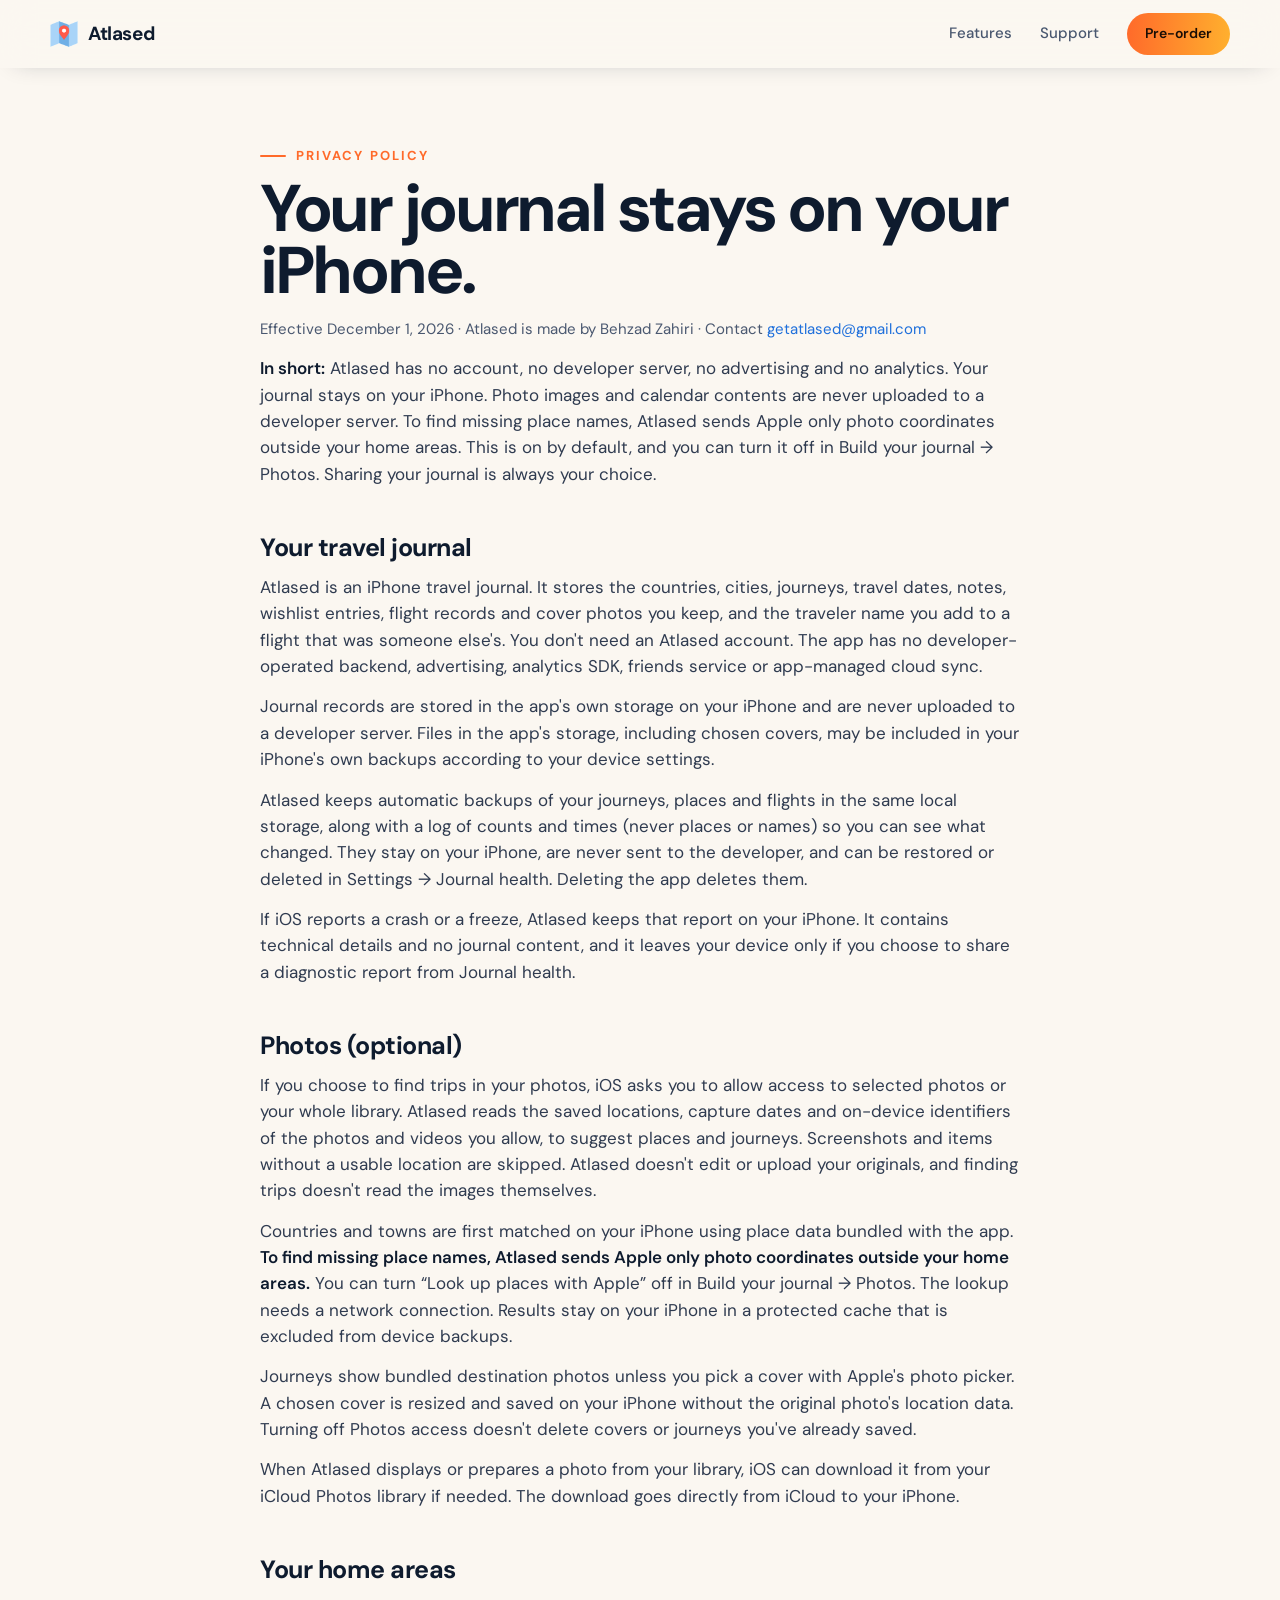
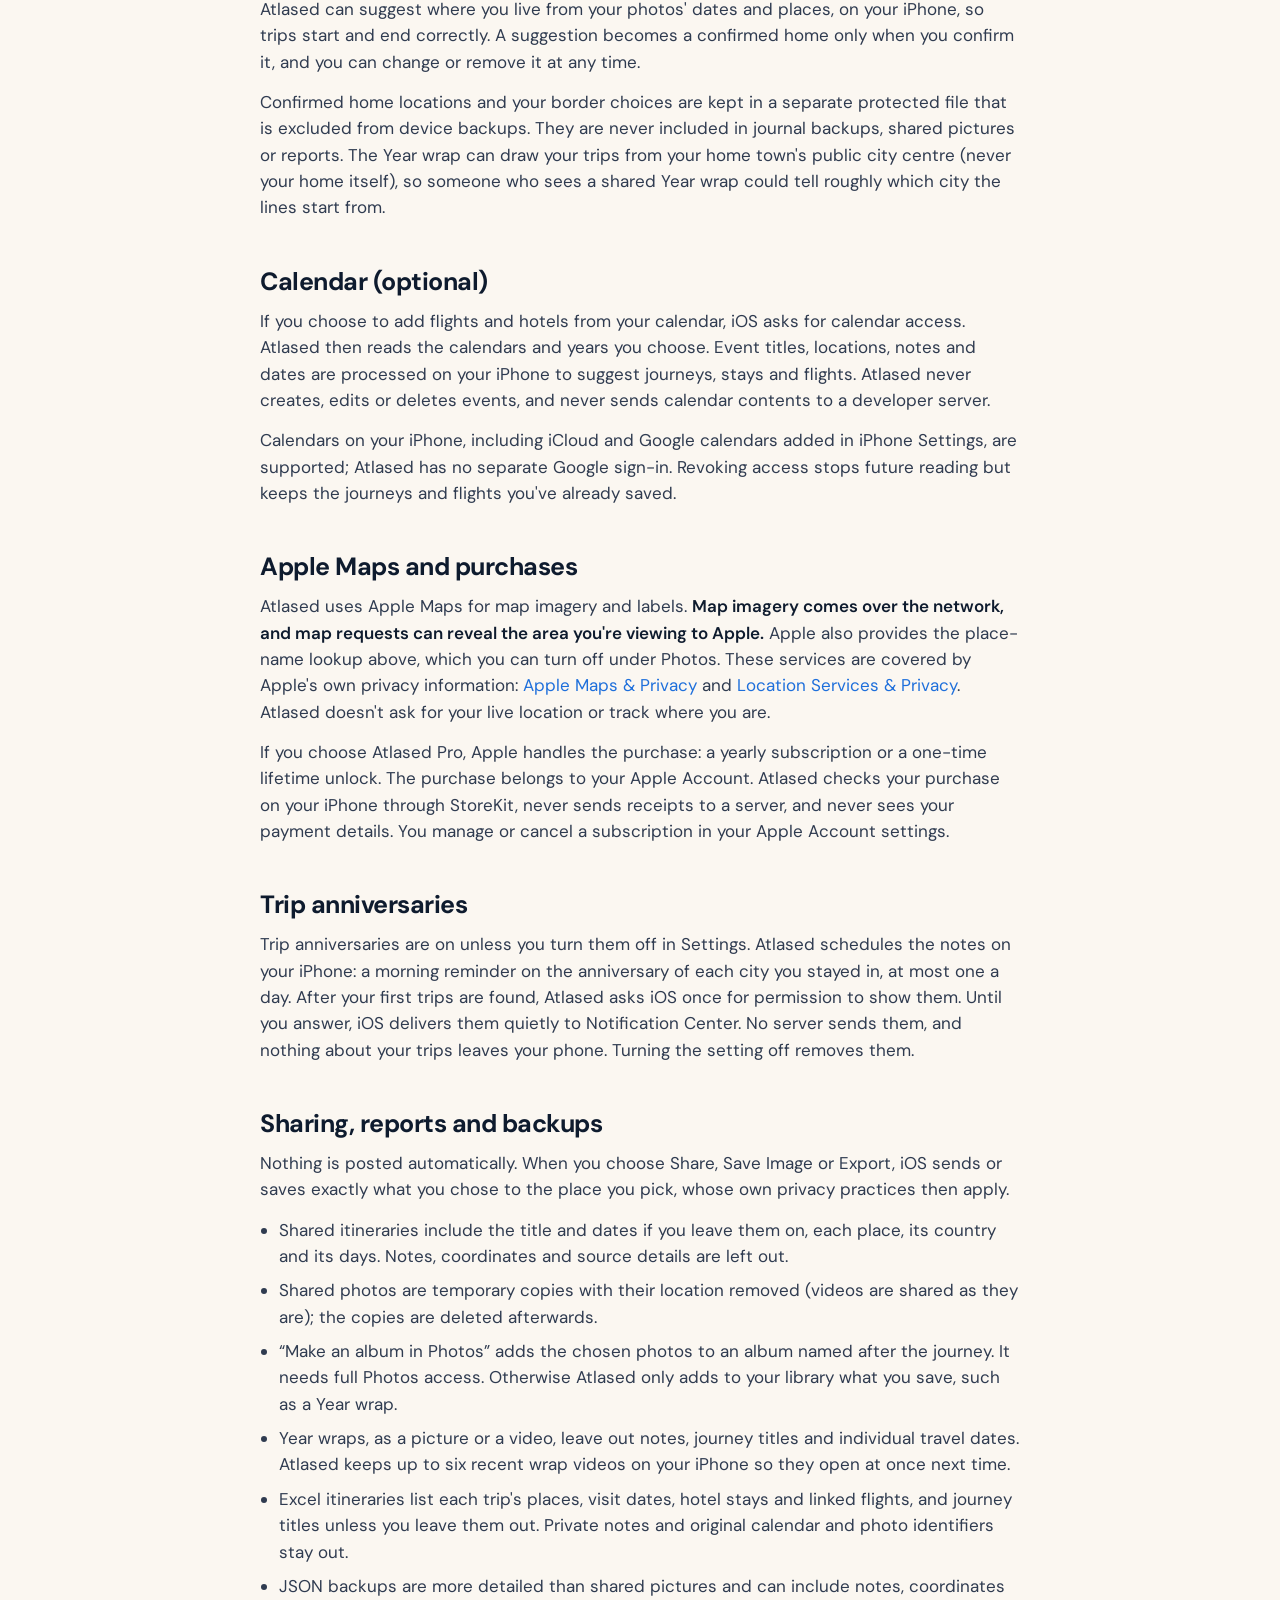
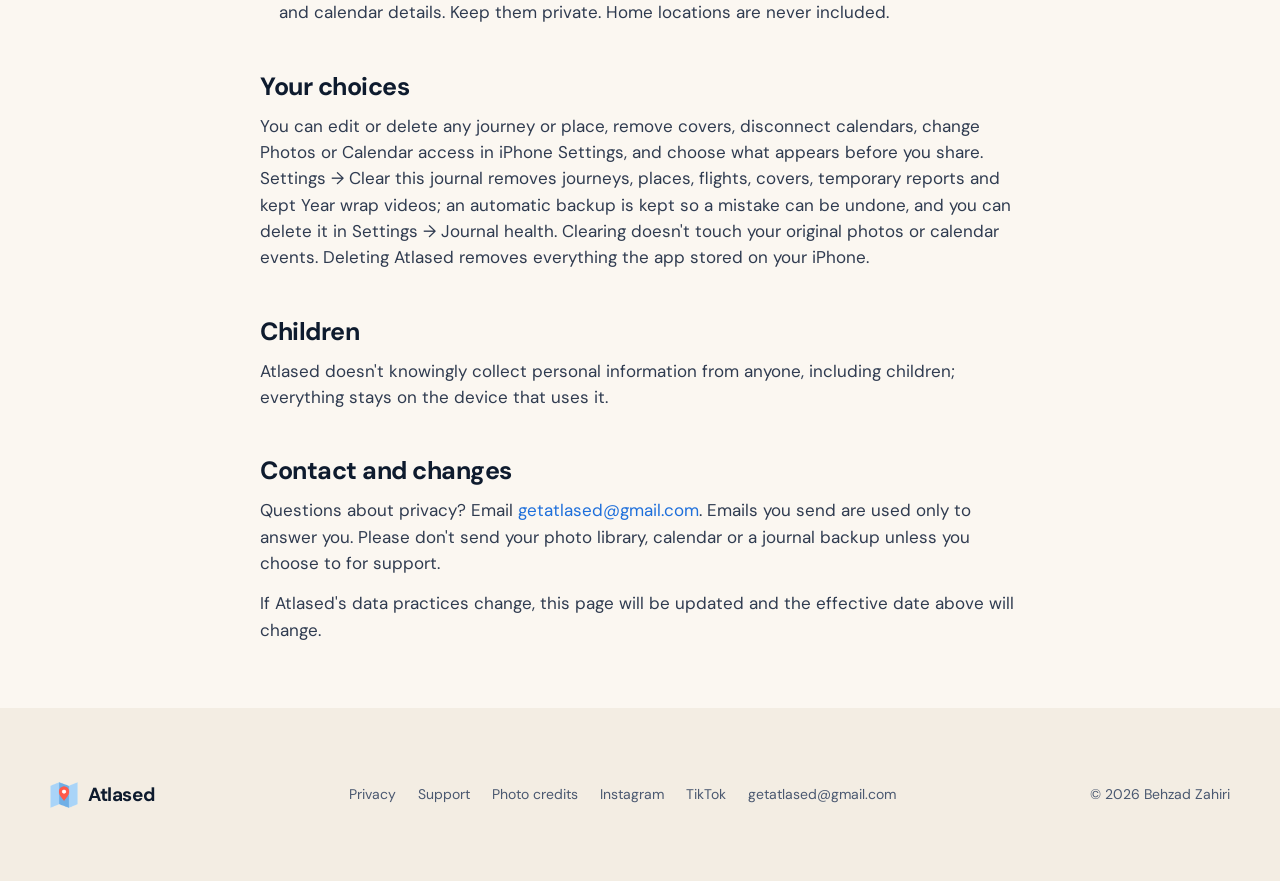
<file: privacy/index.html>
<!doctype html>
<html lang="en">
<head>
  <meta charset="utf-8">
  <meta name="viewport" content="width=device-width, initial-scale=1, viewport-fit=cover">
  <title>Privacy Policy · Atlased</title>
  <meta name="description" content="How Atlased handles your travel journal, photos and calendar: on your iPhone, with no account and no developer server.">
  <meta name="theme-color" content="#060D1A">
  <link rel="icon" type="image/png" href="../favicon.png">
  <link rel="apple-touch-icon" href="../apple-touch-icon.png">
  <script>if(!matchMedia("(prefers-reduced-motion: reduce)").matches)document.documentElement.classList.add("js")</script>
  <link rel="stylesheet" href="../assets/site.css?v=74">
</head>
<body class="doc-page">
  <header class="nav">
    <div class="wrap">
      <a class="brand" href="../"><img src="../assets/img/mark.png" alt="">Atlased</a>
      <nav class="nav-links">
        <a href="../#features">Features</a>
        <a href="../support/">Support</a>
        <a class="btn" href="https://apps.apple.com/app/id6831164710">Pre-order</a>
      </nav>
    </div>
  </header>

  <main class="doc">
    <div class="wrap">
      <span class="eyebrow">Privacy Policy</span>
      <h1>Your journal stays on your iPhone.</h1>
      <p class="meta">Effective December 1, 2026 · Atlased is made by Behzad Zahiri · Contact <a href="mailto:getatlased@gmail.com">getatlased@gmail.com</a></p>

      <p><strong>In short:</strong> Atlased has no account, no developer server, no advertising and no analytics. Your journal stays on your iPhone. Photo images and calendar contents are never uploaded to a developer server. To find missing place names, Atlased sends Apple only photo coordinates outside your home areas. This is on by default, and you can turn it off in Build your journal → Photos. Sharing your journal is always your choice.</p>

      <h2>Your travel journal</h2>
      <p>Atlased is an iPhone travel journal. It stores the countries, cities, journeys, travel dates, notes, wishlist entries, flight records and cover photos you keep, and the traveler name you add to a flight that was someone else's. You don't need an Atlased account. The app has no developer-operated backend, advertising, analytics SDK, friends service or app-managed cloud sync.</p>
      <p>Journal records are stored in the app's own storage on your iPhone and are never uploaded to a developer server. Files in the app's storage, including chosen covers, may be included in your iPhone's own backups according to your device settings.</p>
      <p>Atlased keeps automatic backups of your journeys, places and flights in the same local storage, along with a log of counts and times (never places or names) so you can see what changed. They stay on your iPhone, are never sent to the developer, and can be restored or deleted in Settings → Journal health. Deleting the app deletes them.</p>
      <p>If iOS reports a crash or a freeze, Atlased keeps that report on your iPhone. It contains technical details and no journal content, and it leaves your device only if you choose to share a diagnostic report from Journal health.</p>

      <h2>Photos (optional)</h2>
      <p>If you choose to find trips in your photos, iOS asks you to allow access to selected photos or your whole library. Atlased reads the saved locations, capture dates and on-device identifiers of the photos and videos you allow, to suggest places and journeys. Screenshots and items without a usable location are skipped. Atlased doesn't edit or upload your originals, and finding trips doesn't read the images themselves.</p>
      <p>Countries and towns are first matched on your iPhone using place data bundled with the app. <strong>To find missing place names, Atlased sends Apple only photo coordinates outside your home areas.</strong> You can turn “Look up places with Apple” off in Build your journal → Photos. The lookup needs a network connection. Results stay on your iPhone in a protected cache that is excluded from device backups.</p>
      <p>Journeys show bundled destination photos unless you pick a cover with Apple's photo picker. A chosen cover is resized and saved on your iPhone without the original photo's location data. Turning off Photos access doesn't delete covers or journeys you've already saved.</p>
      <p>When Atlased displays or prepares a photo from your library, iOS can download it from your iCloud Photos library if needed. The download goes directly from iCloud to your iPhone.</p>

      <h2>Your home areas</h2>
      <p>Atlased can suggest where you live from your photos' dates and places, on your iPhone, so trips start and end correctly. A suggestion becomes a confirmed home only when you confirm it, and you can change or remove it at any time.</p>
      <p>Confirmed home locations and your border choices are kept in a separate protected file that is excluded from device backups. They are never included in journal backups, shared pictures or reports. The Year wrap can draw your trips from your home town's public city centre (never your home itself), so someone who sees a shared Year wrap could tell roughly which city the lines start from.</p>

      <h2>Calendar (optional)</h2>
      <p>If you choose to add flights and hotels from your calendar, iOS asks for calendar access. Atlased then reads the calendars and years you choose. Event titles, locations, notes and dates are processed on your iPhone to suggest journeys, stays and flights. Atlased never creates, edits or deletes events, and never sends calendar contents to a developer server.</p>
      <p>Calendars on your iPhone, including iCloud and Google calendars added in iPhone Settings, are supported; Atlased has no separate Google sign-in. Revoking access stops future reading but keeps the journeys and flights you've already saved.</p>

      <h2>Apple Maps and purchases</h2>
      <p>Atlased uses Apple Maps for map imagery and labels. <strong>Map imagery comes over the network, and map requests can reveal the area you're viewing to Apple.</strong> Apple also provides the place-name lookup above, which you can turn off under Photos. These services are covered by Apple's own privacy information: <a href="https://www.apple.com/legal/privacy/data/en/apple-maps/" rel="noopener">Apple Maps &amp; Privacy</a> and <a href="https://www.apple.com/legal/privacy/data/en/location-services/" rel="noopener">Location Services &amp; Privacy</a>. Atlased doesn't ask for your live location or track where you are.</p>
      <p>If you choose Atlased Pro, Apple handles the purchase: a yearly subscription or a one-time lifetime unlock. The purchase belongs to your Apple Account. Atlased checks your purchase on your iPhone through StoreKit, never sends receipts to a server, and never sees your payment details. You manage or cancel a subscription in your Apple Account settings.</p>

      <h2>Trip anniversaries</h2>
      <p>Trip anniversaries are on unless you turn them off in Settings. Atlased schedules the notes on your iPhone: a morning reminder on the anniversary of each city you stayed in, at most one a day. After your first trips are found, Atlased asks iOS once for permission to show them. Until you answer, iOS delivers them quietly to Notification Center. No server sends them, and nothing about your trips leaves your phone. Turning the setting off removes them.</p>

      <h2>Sharing, reports and backups</h2>
      <p>Nothing is posted automatically. When you choose Share, Save Image or Export, iOS sends or saves exactly what you chose to the place you pick, whose own privacy practices then apply.</p>
      <ul>
        <li>Shared itineraries include the title and dates if you leave them on, each place, its country and its days. Notes, coordinates and source details are left out.</li>
        <li>Shared photos are temporary copies with their location removed (videos are shared as they are); the copies are deleted afterwards.</li>
        <li>“Make an album in Photos” adds the chosen photos to an album named after the journey. It needs full Photos access. Otherwise Atlased only adds to your library what you save, such as a Year wrap.</li>
        <li>Year wraps, as a picture or a video, leave out notes, journey titles and individual travel dates. Atlased keeps up to six recent wrap videos on your iPhone so they open at once next time.</li>
        <li>Excel itineraries list each trip's places, visit dates, hotel stays and linked flights, and journey titles unless you leave them out. Private notes and original calendar and photo identifiers stay out.</li>
        <li>JSON backups are more detailed than shared pictures and can include notes, coordinates and calendar details. Keep them private. Home locations are never included.</li>
      </ul>

      <h2>Your choices</h2>
      <p>You can edit or delete any journey or place, remove covers, disconnect calendars, change Photos or Calendar access in iPhone Settings, and choose what appears before you share. Settings → Clear this journal removes journeys, places, flights, covers, temporary reports and kept Year wrap videos; an automatic backup is kept so a mistake can be undone, and you can delete it in Settings → Journal health. Clearing doesn't touch your original photos or calendar events. Deleting Atlased removes everything the app stored on your iPhone.</p>

      <h2>Children</h2>
      <p>Atlased doesn't knowingly collect personal information from anyone, including children; everything stays on the device that uses it.</p>

      <h2>Contact and changes</h2>
      <p>Questions about privacy? Email <a href="mailto:getatlased@gmail.com">getatlased@gmail.com</a>. Emails you send are used only to answer you. Please don't send your photo library, calendar or a journal backup unless you choose to for support.</p>
      <p>If Atlased's data practices change, this page will be updated and the effective date above will change.</p>
    </div>
  </main>

  <footer>
    <div class="wrap">
      <a class="brand" href="../"><img src="../assets/img/mark.png" alt="">Atlased</a>
      <nav>
        <a href="./">Privacy</a>
        <a href="../support/">Support</a>
        <a href="../credits/">Photo credits</a>
        <a href="https://www.instagram.com/getatlased/" rel="noopener">Instagram</a>
        <a href="https://www.tiktok.com/@getatlased" rel="noopener">TikTok</a>
        <a href="mailto:getatlased@gmail.com">getatlased@gmail.com</a>
      </nav>
      <span>© 2026 Behzad Zahiri</span>
    </div>
  </footer>
  <script src="../assets/site.js?v=73" defer></script>
</body>
</html>
</file>
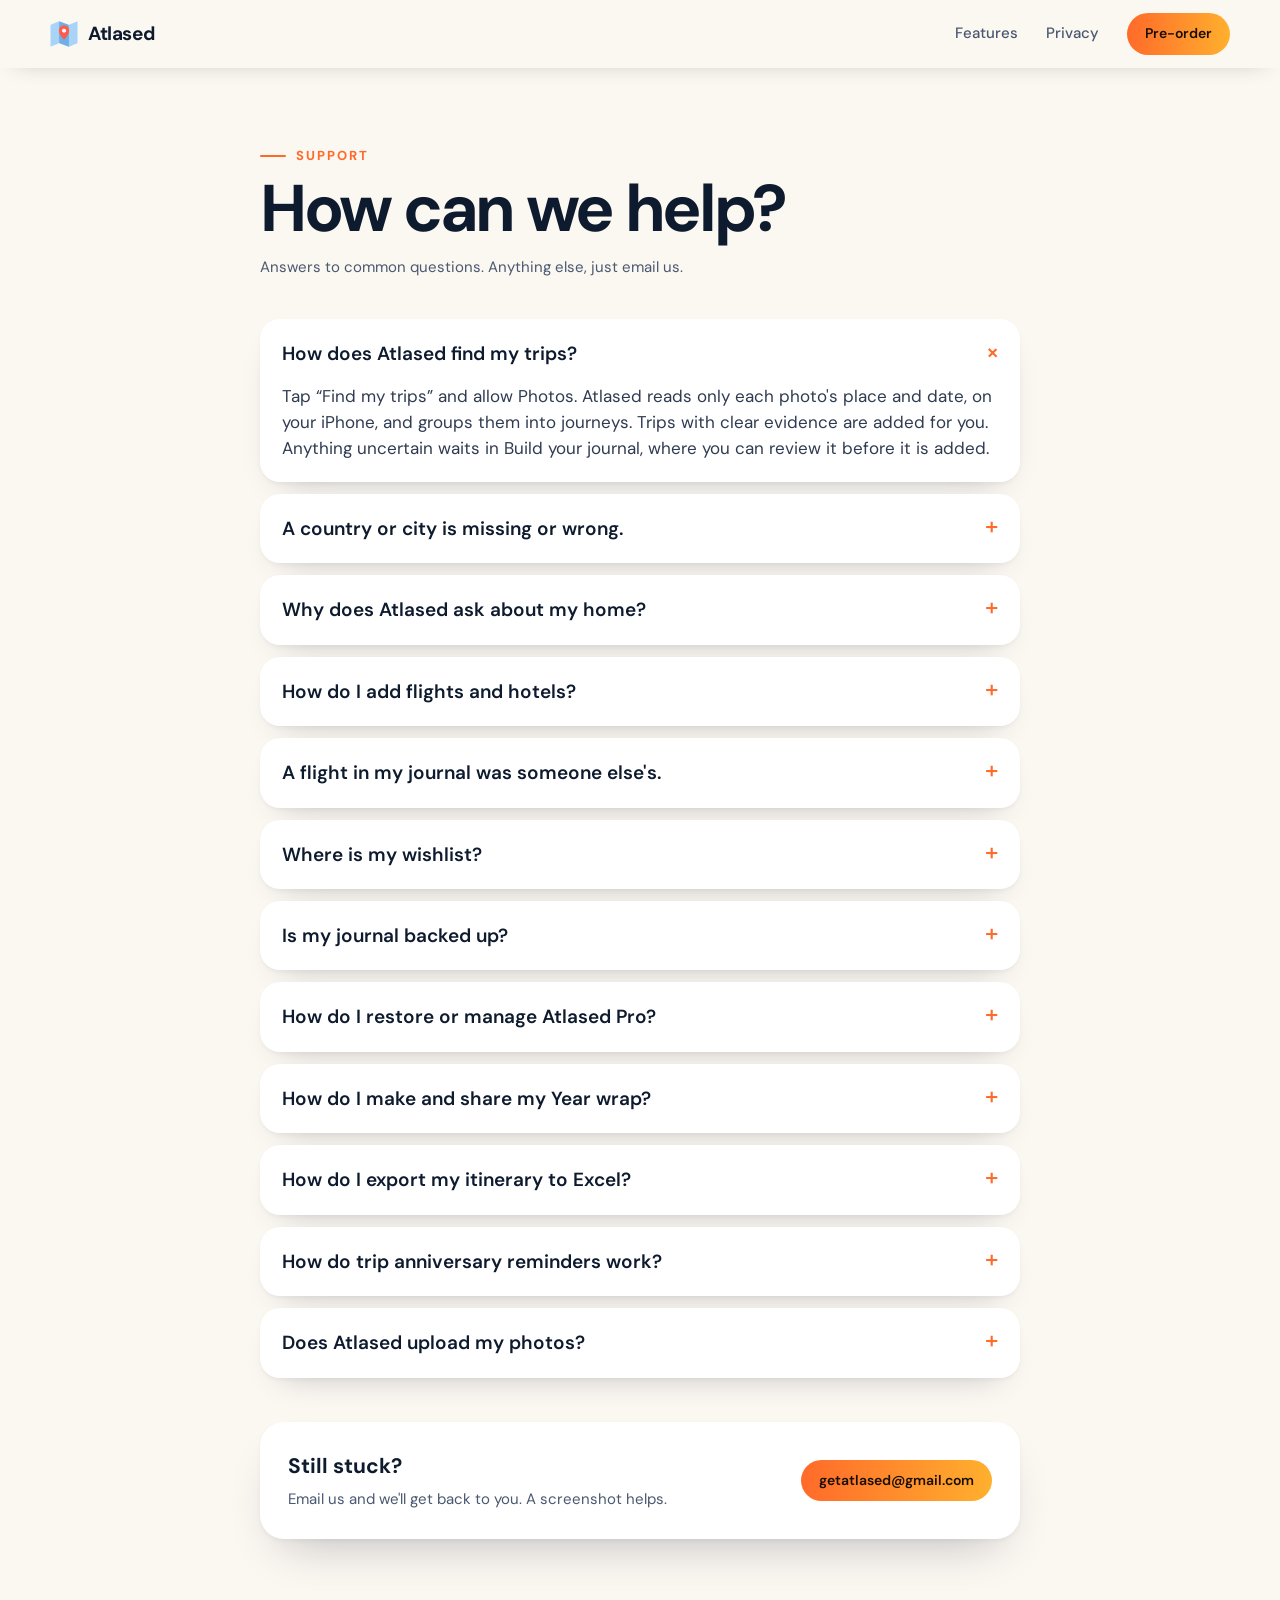
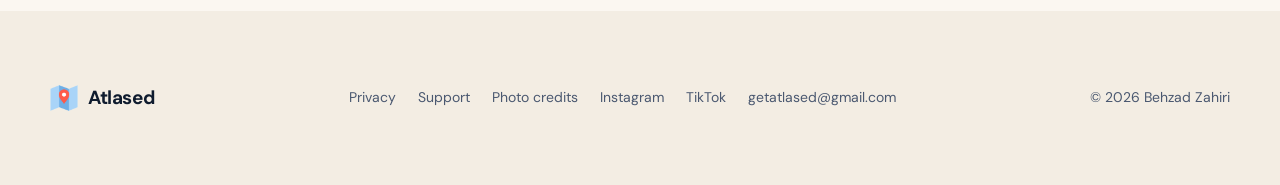
<file: support/index.html>
<!doctype html>
<html lang="en">
<head>
  <meta charset="utf-8">
  <meta name="viewport" content="width=device-width, initial-scale=1, viewport-fit=cover">
  <title>Support · Atlased</title>
  <meta name="description" content="Help with Atlased: finding trips in your photos, adding flights from your calendar, homes, Pro and your journal.">
  <meta name="theme-color" content="#060D1A">
  <link rel="icon" type="image/png" href="../favicon.png">
  <link rel="apple-touch-icon" href="../apple-touch-icon.png">
  <script>if(!matchMedia("(prefers-reduced-motion: reduce)").matches)document.documentElement.classList.add("js")</script>
  <link rel="stylesheet" href="../assets/site.css?v=74">
</head>
<body class="doc-page">
  <header class="nav">
    <div class="wrap">
      <a class="brand" href="../"><img src="../assets/img/mark.png" alt="">Atlased</a>
      <nav class="nav-links">
        <a href="../#features">Features</a>
        <a href="../privacy/">Privacy</a>
        <a class="btn" href="https://apps.apple.com/app/id6831164710">Pre-order</a>
      </nav>
    </div>
  </header>

  <main class="doc">
    <div class="wrap">
      <span class="eyebrow">Support</span>
      <h1>How can we help?</h1>
      <p class="meta">Answers to common questions. Anything else, just email us.</p>

      <div class="faq">
        <details open>
          <summary>How does Atlased find my trips?</summary>
          <p>Tap “Find my trips” and allow Photos. Atlased reads only each photo's place and date, on your iPhone, and groups them into journeys. Trips with clear evidence are added for you. Anything uncertain waits in Build your journal, where you can review it before it is added.</p>
        </details>
        <details>
          <summary>A country or city is missing or wrong.</summary>
          <p>Open the journey and tap Edit to add, rename or remove a stop. For photos Atlased couldn't place, open Settings → Build your journal → Photos and tap “Photos without a place name” to name them yourself. If something is consistently wrong, email us a screenshot.</p>
        </details>
        <details>
          <summary>Why does Atlased ask about my home?</summary>
          <p>Knowing where you live lets Atlased tell trips from everyday life, so each journey starts and ends in the right place. Your home stays private on your iPhone and is never shown on shared pictures. You can confirm, change or remove homes in Build your journal.</p>
        </details>
        <details>
          <summary>How do I add flights and hotels?</summary>
          <p>On Journeys, tap “Add from calendar”, or open Build your journal → Calendar. Atlased reads flight and hotel events from the calendars you choose, including Google calendars added to your iPhone, and links them to your trips. If a flight looks wrong, open the journey and tap Edit.</p>
        </details>
        <details>
          <summary>A flight in my journal was someone else's.</summary>
          <p>Open the journey and tap “Not my flight” under Flights. Choose the flights, add the traveler's name if you like, then tap Review changes and Move to Others. For one flight, open it and tap “Not my flight”, then Move to Others. Those flights leave your travel totals and stay in your flight journal under Others. To bring one back, open Recap → Flight journal → Others, tap the flight and choose “Mark as mine”.</p>
        </details>
        <details>
          <summary>Where is my wishlist?</summary>
          <p>Open Atlas and tap the bookmark button at the top right. Tap the plus button there and search for a country or city to save.</p>
        </details>
        <details>
          <summary>Is my journal backed up?</summary>
          <p>Atlased keeps automatic backups on your iPhone, which you can see and restore in Settings → Journal health. Your iPhone's own backup can include your journal too. You can also export a backup file from Settings.</p>
        </details>
        <details>
          <summary>How do I restore or manage Atlased Pro?</summary>
          <p>Pro belongs to your Apple Account. To restore it, open Settings in Atlased, tap Atlased Pro, then Restore purchases. To change or cancel a subscription, go to iPhone Settings → your name → Subscriptions.</p>
        </details>
        <details>
          <summary>How do I make and share my Year wrap?</summary>
          <p>Open Recap, choose a year and tap “Your year wrap”. Atlased draws your year on a globe, on your iPhone. It opens on the 18-second video. Tap Picture above it if you'd rather share a picture. Use Copy, Save or Message along the bottom, or the share button at the top right for everything else. Save puts it in Photos. Notes and journey names stay out of the wrap.</p>
        </details>
        <details>
          <summary>How do I export my itinerary to Excel?</summary>
          <p>With Atlased Pro, open Settings → Travel reports and choose a year or All time. Tap “Export Excel itinerary”, then share the file or save it to Files. The spreadsheet lists each trip's places, visit dates, hotel stays and flights. Notes stay in your journal. To leave journey titles out, open the options menu and turn off “Include journey titles”.</p>
        </details>
        <details>
          <summary>How do trip anniversary reminders work?</summary>
          <p>Atlased sends a morning reminder on the anniversary of each city you stayed in, at most one a day. After your first trips are found, it asks iOS once to show them. Until you answer, they arrive quietly in Notification Center. To see them on your Lock Screen, tap “Show on Lock Screen” in Settings → Trip anniversaries, or “Remind me” under a memory on Journeys, and tap Allow. If you chose Don't Allow before, “Show on Lock Screen” opens iPhone Settings, where you can turn notifications on. To stop them, turn off Trip anniversaries.</p>
        </details>
        <details>
          <summary>Does Atlased upload my photos?</summary>
          <p>Atlased builds your journal on your iPhone. By default, it sends Apple only photo coordinates outside your home areas to find missing place names. To turn this off, open Settings → Build your journal → Photos and switch off “Look up places with Apple”. Your iPhone can also fetch photos from your own iCloud Photos library when you open them. See the <a href="../privacy/">privacy policy</a> for details.</p>
        </details>
      </div>

      <div class="contact-card">
        <div>
          <h3>Still stuck?</h3>
          <p>Email us and we'll get back to you. A screenshot helps.</p>
        </div>
        <a class="btn" href="mailto:getatlased@gmail.com?subject=Atlased%20support">getatlased@gmail.com</a>
      </div>
    </div>
  </main>

  <footer>
    <div class="wrap">
      <a class="brand" href="../"><img src="../assets/img/mark.png" alt="">Atlased</a>
      <nav>
        <a href="../privacy/">Privacy</a>
        <a href="./">Support</a>
        <a href="../credits/">Photo credits</a>
        <a href="https://www.instagram.com/getatlased/" rel="noopener">Instagram</a>
        <a href="https://www.tiktok.com/@getatlased" rel="noopener">TikTok</a>
        <a href="mailto:getatlased@gmail.com">getatlased@gmail.com</a>
      </nav>
      <span>© 2026 Behzad Zahiri</span>
    </div>
  </footer>
  <script src="../assets/site.js?v=73" defer></script>
</body>
</html>
</file>
<file: assets/site.css>
/* Atlased, getatlased.com */
@font-face { font-family: "DM Sans"; font-weight: 400; font-display: swap; src: url("fonts/dm-sans-400.ttf") format("truetype"); }
@font-face { font-family: "DM Sans"; font-weight: 500; font-display: swap; src: url("fonts/dm-sans-500.ttf") format("truetype"); }
@font-face { font-family: "DM Sans"; font-weight: 600; font-display: swap; src: url("fonts/dm-sans-600.ttf") format("truetype"); }
@font-face { font-family: "DM Sans"; font-weight: 700; font-display: swap; src: url("fonts/dm-sans-700.ttf") format("truetype"); }
@font-face { font-family: "Instrument Serif"; font-style: italic; font-display: swap; src: url("fonts/instrument-serif-italic.ttf") format("truetype"); }

:root {
  --night: #060D1A;
  --navy: #0B1628;
  --paper: #FBF7F1;
  --paper-2: #F3EDE3;
  --ink: #0E1B2E;
  --ink-soft: #4A5870;
  --white: #F6F8FB;
  --mist: #B9C6D8;
  --orange: #FF6A2A;
  --sun: #FFB02E;
  --coral: #E04A3A;
  --teal: #13A383;
  --sky: #3E8EF7;
  --violet: #7A5AF8;
  --line-dark: rgba(228, 236, 245, .1);
  --line-light: rgba(14, 27, 46, .1);
  --max: 1180px;
}

* { box-sizing: border-box; }
html { -webkit-text-size-adjust: 100%; overflow-x: clip; }
/* iPhone Safari can still pan sideways when only the body clips, and it lets 3D and
   animated pieces leak past their sections. Every section clips its own width, and the
   moving parts keep their painting inside their box. Clip never makes a scroll box, so
   the sticky phone and Duo still stick. */
body > section, body > footer, main > section { overflow-x: clip; }
/* Sections end on fractions of a pixel, and the dark page behind showed through the join as a
   hairline. Each one starts a pixel up, over the end of the one before, so nothing shows between. */
main > section + section, main + footer { margin-top: -1px; }
.duosec .stage, .wrapsec, .postcards, .sharesec, .hero .slides { contain: paint; }
img, video { max-width: 100%; }
body {
  margin: 0; background: var(--night); color: var(--white);
  font: 400 17px/1.55 "DM Sans", -apple-system, BlinkMacSystemFont, "Segoe UI", sans-serif;
  -webkit-font-smoothing: antialiased; overflow-x: clip;
}
img { max-width: 100%; display: block; }
a { color: inherit; text-decoration: none; }
.serif { font-family: "Instrument Serif", Georgia, serif; font-style: italic; font-weight: 400; letter-spacing: -0.01em; }
.grad { background: linear-gradient(92deg, var(--orange), var(--sun)); -webkit-background-clip: text; background-clip: text; color: transparent; padding-right: .08em; }
.wrap { width: min(var(--max), 100% - 40px); margin-inline: auto; }

/* Nav */
.nav { position: fixed; inset: 0 0 auto 0; z-index: 50; transition: background .35s, box-shadow .35s; }
.nav.solid { background: rgba(6, 13, 26, .72); backdrop-filter: saturate(160%) blur(18px); -webkit-backdrop-filter: saturate(160%) blur(18px); box-shadow: 0 10px 30px -12px rgba(0,0,0,.5); }
.nav .wrap { display: flex; align-items: center; justify-content: space-between; height: 68px; }
.brand { display: flex; align-items: center; gap: 10px; font-weight: 700; font-size: 19px; letter-spacing: -0.02em; }
.brand img { width: 28px; height: 28px; }
.nav-links { display: flex; align-items: center; gap: 28px; font-size: 15px; font-weight: 500; color: rgba(246, 248, 251, .82); }
.nav-links a:hover { color: #fff; }
.btn {
  display: inline-flex; align-items: center; gap: 8px; padding: 10px 18px; border-radius: 999px;
  font-weight: 600; font-size: 14px; color: #1A0E05; background: linear-gradient(92deg, var(--orange), var(--sun));
  transition: transform .2s;
}
.btn:hover { transform: translateY(-1px); }
@media (max-width: 760px) { .nav-links a:not(.btn) { display: none; } .nav .btn { padding: 8px 14px; font-size: 13px; } }

/* App Store badge, in Apple's proportions: black, large logo, small line over "App Store".
   At launch this becomes Apple's official "Download on the App Store" badge. */
.store {
  display: inline-flex; align-items: center; gap: 10px; height: 58px; padding: 0 20px 0 14px; border-radius: 12px;
  background: #000; color: #fff; line-height: 1;
  font-family: -apple-system, BlinkMacSystemFont, "SF Pro Display", "Helvetica Neue", Helvetica, Arial, sans-serif;
  box-shadow: 0 16px 36px -16px rgba(0,0,0,.7);
}
a.store { text-decoration: none; transition: transform .2s ease; }
a.store:hover { transform: translateY(-1px); }
.store svg { width: 26px; height: 33px; flex: none; margin-top: -2px; }
.store span { display: flex; flex-direction: column; gap: 2px; text-align: left; }
.store small { display: block; font-size: 12.5px; font-weight: 500; letter-spacing: .01em; color: #fff; }
.store b { display: block; font-size: 25px; font-weight: 600; letter-spacing: -0.02em; }

/* Hero */
.hero { position: relative; z-index: 2; min-height: 100svh; display: grid; place-items: center; text-align: center; isolation: isolate; padding: 130px 0 0; }
.slides { position: absolute; inset: 0; z-index: -2; overflow: hidden; }
.slide { position: absolute; inset: -4%; background-size: cover; background-position: center; opacity: 0; transform: scale(1.12); transition: opacity 1.6s ease; will-change: transform, opacity; }
.slide.on { opacity: 1; animation: kenburns 9s ease-out forwards; }
@keyframes kenburns { from { transform: scale(1.14) translate3d(0, 0, 0); } to { transform: scale(1.02) translate3d(-1.5%, -1%, 0); } }
.hero::before { content: ""; position: absolute; inset: 0 0 -1px 0; z-index: -1;
  background: linear-gradient(180deg, rgba(6,13,26,.6) 0%, rgba(6,13,26,.28) 30%, rgba(6,13,26,.5) 62%, var(--paper) 99%); }
.hero-copy { max-width: 920px; padding: 0 20px; }
.place-chip {
  display: inline-flex; align-items: center; gap: 9px; padding: 7px 15px 7px 7px; border-radius: 999px;
  background: rgba(255,255,255,.16); box-shadow: 0 8px 24px -10px rgba(0,0,0,.45); backdrop-filter: blur(14px); -webkit-backdrop-filter: blur(14px);
  font-size: 14px; font-weight: 600; transition: opacity .5s;
}
.place-chip img { width: 22px; height: 22px; border-radius: 50%; }
h1 { font-size: clamp(46px, 9vw, 122px); line-height: .94; letter-spacing: -0.05em; font-weight: 700; margin: 26px 0 0; text-shadow: 0 10px 40px rgba(0,0,0,.35); }
h1 .serif { font-size: 1.1em; letter-spacing: -0.02em; text-shadow: none; }
.lede { font-size: clamp(18px, 2.1vw, 22px); color: rgba(246,248,251,.92); max-width: 34em; margin: 26px auto 0; text-shadow: 0 2px 20px rgba(0,0,0,.4); }
.hero .ctas { display: flex; flex-wrap: wrap; justify-content: center; gap: 16px; margin-top: 34px; align-items: center; }
.ghost { color: #fff; font-weight: 600; padding: 12px 8px; opacity: .92; }
.ghost:hover { opacity: 1; }
.insta { display: inline-flex; align-items: center; gap: 9px; }
.insta svg { width: 22px; height: 22px; }
.hero-phone { position: relative; margin: 76px auto 0; width: min(330px, 74vw); z-index: 2; margin-bottom: -320px; }
@media (max-width: 760px) { .hero-phone { margin-bottom: -220px; } }
/* A laptop window can be short. There the space above the headline and the headline itself
   shrink a little, so the badge and the follow link are on the first screen without scrolling. */
@media (min-width: 761px) {
  .hero { padding-top: clamp(100px, 15vh, 130px); }
  .hero h1 { font-size: clamp(46px, min(9vw, 14.8vh), 122px); }
}
/* Phones: a calm first screen. The place as one quiet line, the headline, three lines of copy,
   one badge, and the app itself already in view. The photo sits further back so the words read. */
@media (max-width: 760px) {
  .hero { padding-top: 106px; }
  .hero::before { background: linear-gradient(180deg, rgba(6,13,26,.76) 0%, rgba(6,13,26,.62) 24%, rgba(6,13,26,.66) 50%, rgba(6,13,26,.5) 68%, var(--paper) 99%); }
  .place-chip { padding: 0; gap: 8px; background: none; box-shadow: none; backdrop-filter: none; -webkit-backdrop-filter: none;
    font-size: 11.5px; letter-spacing: .16em; text-transform: uppercase; color: rgba(246,248,251,.84); }
  .place-chip img { width: 16px; height: 16px; }
  h1 { font-size: clamp(34px, 11.6vw, 54px); margin-top: 16px; }
  .lede { font-size: 17px; line-height: 1.5; max-width: 20.5em; margin-top: 18px; text-wrap: balance; }
  .lede-more { display: none; }
  .hero .ctas { margin-top: 26px; flex-direction: column; gap: 4px; }
  /* The follow link stays on phones as one small, quiet line under the badge. */
  .hero .insta { font-size: 14px; font-weight: 500; padding: 9px 10px; gap: 7px; opacity: .8; }
  .hero .insta svg { width: 17px; height: 17px; }
  .hero-phone { margin-top: 30px; }
  /* The badge already says when; the pill in the bar appears once the badge has scrolled away. */
  .js .nav .btn { opacity: 0; visibility: hidden; transition: opacity .3s, visibility .3s, transform .2s; }
  .js .nav.past .btn { opacity: 1; visibility: visible; }
}

/* Phone frame */
.phone {
  position: relative; aspect-ratio: 1320 / 2868; padding: 2.6%; border-radius: 14% / 6.6%;
  background: linear-gradient(145deg, #30363f, #0b0d11 38%, #22272f);
  box-shadow: 0 70px 120px -40px rgba(14,27,46,.6), 0 0 0 1px rgba(255,255,255,.09) inset;
}
.phone .screen { position: relative; width: 100%; height: 100%; border-radius: 12% / 5.6%; overflow: hidden; background: #fff; }
.phone .screen img { position: absolute; inset: 0; width: 100%; height: 100%; object-fit: cover; transition: opacity .6s ease, transform .9s cubic-bezier(.2,.7,.2,1); }

/* Light editorial sections */
.light { position: relative; z-index: 1; background: var(--paper); color: var(--ink); }
.light .muted { color: var(--ink-soft); }
.intro { padding: 380px 0 40px; text-align: center; }
@media (max-width: 760px) { .intro { padding-top: 270px; } }
/* A quiet reassurance under the first promise, where photo access is first mentioned. */
.assure { display: flex; flex-direction: column; align-items: center; gap: 30px; max-width: 29em; margin: 48px auto 0; font-size: 17px; line-height: 1.5; color: var(--ink-soft); }
/* Photos slip into the phone as you scroll, then the padlock slams shut on them.
   --p runs 0 to 1 as the block rises up the screen (site.js) and moves the photos; at 1 the
   block gets .shut, which plays the lock once. Without scripts it rests shut. */
.lockart { --p: 1; --k: 1.5; position: relative; display: block; width: 164px; aspect-ratio: 120 / 216; isolation: isolate; }
.js .lockart { --p: 0; }
.lockart svg { position: absolute; inset: 0; display: block; width: 100%; height: 100%; overflow: visible; }
.lockart .lk-phone { z-index: 1; filter: drop-shadow(0 18px 22px rgba(14,27,46,.18)); }
.lockart .lk-top { z-index: 2; }
/* Soft rings of colour that draw in tight when the lock closes. */
.lockart .disc, .lockart .pulse { position: absolute; left: 50%; top: 50%; aspect-ratio: 1; border-radius: 50%; z-index: -1; }
.lockart .disc { background: rgba(19,163,131,.075); transform: translate(-50%, -50%) scale(1.16); opacity: .55; }
.lockart .d1 { width: 252%; }
.lockart .d2 { width: 184%; background: rgba(19,163,131,.09); }
.lockart .pulse { width: 252%; background: rgba(19,163,131,.32); transform: translate(-50%, -50%) scale(.4); opacity: 0; }
/* Six of your photos, loose around the phone. Each slides in behind the phone's edge and is gone,
   so nothing ever sits behind the lock: the screen stays clean. */
.lockart .snap { position: absolute; z-index: 0; width: 36.667%; aspect-ratio: 1; border-radius: 22%; background: #1B2C44 center / cover no-repeat;
  --t: clamp(0, calc((var(--p) - var(--d)) / .6), 1);
  opacity: clamp(0, calc((1 - var(--t)) * 3), 1);
  box-shadow: 0 7px 16px rgba(14,27,46,.24);
  transform: translate(calc(var(--x) * var(--k) * (1 - var(--t))), calc(var(--y) * (1 - var(--t)))) rotate(calc(var(--r) * (1 - var(--t)))) scale(calc(1.3 - .5 * var(--t)));
  transition: transform .32s cubic-bezier(.2,.7,.2,1), opacity .32s; }
.lockart .s1 { left: 11.667%; top: 14.815%; --x: -228%; --y: -96%;  --r: -12deg; --d: 0; }
.lockart .s2 { left: 51.667%; top: 14.815%; --x: 232%;  --y: -62%;  --r: 9deg;   --d: .06; }
.lockart .s3 { left: 11.667%; top: 37.037%; --x: -262%; --y: 4%;    --r: 7deg;   --d: .12; }
.lockart .s4 { left: 51.667%; top: 37.037%; --x: 258%;  --y: 38%;   --r: -8deg;  --d: .18; }
.lockart .s5 { left: 11.667%; top: 59.259%; --x: -214%; --y: 112%;  --r: -6deg;  --d: .24; }
.lockart .s6 { left: 51.667%; top: 59.259%; --x: 226%;  --y: 134%;  --r: 11deg;  --d: .3; }
/* The lock itself: it hangs open until the photos are in, then the screen turns green, the shackle
   drops, the lock bites and flashes. Scrolling back up lifts it open again, ready to play once more. */
.lockart .veil { opacity: 0; transition: opacity .45s ease; }
.lockart .shackle { transform-origin: 75px 112px; transform: translateY(-12px) rotate(13deg); transition: transform .55s cubic-bezier(.34,1.5,.5,1); }
.lockart .lk { transform-origin: 60px 122px; }
.lockart .spark { transform-origin: 60px 122px; opacity: 0; }
.lockart .disc { transition: transform .6s ease, opacity .5s ease; }
.lockart.shut .veil { opacity: 1; transition: opacity .55s ease .05s; }
.lockart.shut .shackle { transform: none; animation: lockDrop .62s cubic-bezier(.55,0,.35,1) .32s both; }
.lockart.shut .lk { animation: lockBite .66s cubic-bezier(.3,.7,.3,1) .74s both; }
.lockart.shut .spark { animation: lockSpark .8s cubic-bezier(.2,.7,.2,1) .78s both; }
.lockart.shut .pulse { animation: lockPulse 1.15s cubic-bezier(.2,.7,.2,1) .78s both; }
.lockart.shut .disc { transform: translate(-50%, -50%) scale(1); opacity: 1; transition: transform .9s cubic-bezier(.34,1.56,.64,1) .78s, opacity .6s ease .78s; }
@keyframes lockDrop { 0% { transform: translateY(-12px) rotate(13deg); } 58% { transform: translateY(3.2px) rotate(0deg); } 78% { transform: translateY(-1.3px); } 100% { transform: none; } }
@keyframes lockBite { 0% { transform: scale(1); } 30% { transform: scale(1.22); } 62% { transform: scale(.94); } 100% { transform: scale(1); } }
@keyframes lockSpark { 0% { transform: scale(.7); opacity: .95; } 100% { transform: scale(2.4); opacity: 0; } }
@keyframes lockPulse { 0% { transform: translate(-50%, -50%) scale(.4); opacity: .6; } 100% { transform: translate(-50%, -50%) scale(1.24); opacity: 0; } }
@media (prefers-reduced-motion: reduce) { .lockart *, .lockart.shut * { animation: none !important; transition: none !important; } }
.assure .eyebrow { margin-bottom: -14px; }
.assure b { color: var(--ink); font-weight: 600; }
.assure a { color: #0E8A6E; font-weight: 600; }
.assure a:hover { text-decoration: underline; }
@media (max-width: 760px) { .assure { margin-top: 36px; gap: 26px; font-size: 16px; } .assure .eyebrow { margin-bottom: -10px; font-size: 12px; } .lockart { width: 120px; --k: 1; } }
.eyebrow { display: inline-flex; align-items: center; gap: 10px; font-size: 13px; font-weight: 700; letter-spacing: .16em; text-transform: uppercase; }
.eyebrow::before { content: ""; width: 26px; height: 2px; border-radius: 2px; background: currentColor; }
h2 { font-size: clamp(38px, 5.6vw, 76px); line-height: 1; letter-spacing: -0.045em; margin: 16px 0 0; font-weight: 700; }
h2 .serif { font-size: 1.1em; }
.sub { font-size: clamp(18px, 1.8vw, 21px); max-width: 32em; margin: 22px auto 0; }

/* Scrollytelling: three steps beside a sticky phone */
.story { position: relative; padding-top: 20px; }
.story-grid { display: grid; grid-template-columns: 1fr minmax(400px, 520px); gap: 80px; }
.story-steps .step { min-height: 88vh; display: flex; flex-direction: column; justify-content: center; opacity: .25; transition: opacity .6s; }
.story-steps .step.active { opacity: 1; }
.step .num { width: 48px; height: 48px; border-radius: 15px; display: grid; place-items: center; font-weight: 700; font-size: 19px; color: #fff; }
.step h3 { font-size: clamp(34px, 4.2vw, 58px); line-height: 1.02; letter-spacing: -0.04em; margin: 22px 0 0; }
.step p { font-size: 19px; max-width: 26em; margin: 18px 0 0; color: var(--ink-soft); }
.step .tags { display: flex; flex-wrap: wrap; gap: 8px; margin-top: 22px; }
.tag { font-size: 14px; font-weight: 600; padding: 7px 13px; border-radius: 999px; background: #fff; box-shadow: 0 6px 16px -8px rgba(14,27,46,.28); }
.story-phone { position: sticky; top: max(84px, calc(50vh - 380px)); height: min(80vh, 760px); }
.story-phone .phone { height: 100%; width: auto; margin-left: auto; }
.story-phone .bar { position: absolute; left: -30px; top: 15%; bottom: 15%; width: 4px; border-radius: 4px; background: rgba(14,27,46,.08); overflow: hidden; }
.story-phone .bar i { position: absolute; inset: 0 0 auto 0; height: 0; border-radius: 4px; background: linear-gradient(var(--orange), var(--sun)); }
.c-orange { background: linear-gradient(135deg, var(--orange), var(--sun)); }
.c-teal { background: linear-gradient(135deg, #0E8A6E, #2CC79E); }
.c-sky { background: linear-gradient(135deg, #2A6FE0, #59A8FF); }
.c-violet { background: linear-gradient(135deg, #6544E8, #9C83FF); }
.c-coral { background: linear-gradient(135deg, #D63A2B, #FF7A5C); }
.t-orange { color: var(--orange); } .t-teal { color: var(--teal); } .t-sky { color: var(--sky); } .t-violet { color: var(--violet); } .t-coral { color: var(--coral); }
@media (max-width: 900px) {
  .story-grid { grid-template-columns: 1fr; gap: 0; }
  .story-phone { display: none; }
  .story-steps .step { min-height: 0; opacity: 1; padding: 30px 0 60px; align-items: center; text-align: center; }
  .step .mstage { margin: 0 auto 34px; }
  .step .num { margin: 0 auto; }
  .step p { margin-inline: auto; }
  .step .tags { justify-content: center; }
}

/* The phone stands on a coloured panel that changes with the step,
   with raised cards from the app floating around it. */
.story-phone .stage { position: relative; height: 100%; border-radius: 40px; display: grid; place-items: center;
  box-shadow: 0 2px 4px rgba(14,27,46,.05), 0 44px 80px -44px rgba(14,27,46,.55); }
.tint { position: absolute; inset: 0; border-radius: inherit; opacity: 0; transition: opacity .8s ease; }
.tint.on { opacity: 1; }
.dots { position: absolute; inset: 0; border-radius: inherit; pointer-events: none;
  background-image: radial-gradient(rgba(255,255,255,.34) 1.3px, transparent 1.9px); background-size: 20px 20px;
  -webkit-mask-image: radial-gradient(ellipse 70% 60% at 50% 50%, transparent 30%, #000 100%); mask-image: radial-gradient(ellipse 70% 60% at 50% 50%, transparent 30%, #000 100%); }
.story-phone .stage .iphone { position: relative; z-index: 1; height: 86%; width: auto; margin: 0; }
.floats { position: absolute; inset: 0; z-index: 2; pointer-events: none; }
/* Each card slides in from its own side with a little spring. On the big screen a step's cards follow
   the phone one by one; on phones each comes in as it reaches the screen and leaves when scrolled back. */
.fc { position: absolute; opacity: 0; transform: translate(var(--from, -36px), 14px) scale(.9);
  transition: opacity .45s ease, transform .85s cubic-bezier(.34,1.56,.64,1); }
.floats.on .fc, .fc.show { opacity: 1; transform: none; }
.floats.on .fc:nth-child(1) { transition-delay: .15s; }
.floats.on .fc:nth-child(2) { transition-delay: .45s; }
.floats.on .fc:nth-child(3) { transition-delay: .75s; }
.fc .in { background: #fff; color: var(--ink); border-radius: 20px; box-shadow: 0 2px 4px rgba(14,27,46,.06), 0 26px 46px -20px rgba(14,27,46,.5); animation: bob 7s ease-in-out infinite; }
.fc:nth-child(2) .in { animation-duration: 8s; animation-delay: -2.5s; }
.fc:nth-child(3) .in { animation-duration: 6.5s; animation-delay: -4s; }
@keyframes bob { 0%, 100% { transform: translateY(0); } 50% { transform: translateY(-9px); } }
.f1 { left: -64px; top: 10%; }
.f2 { right: -44px; top: 43%; --from: 36px; }
.f3 { left: -40px; bottom: 10%; }
@media (max-width: 1260px) { .f2 { right: -14px; } }
.toast { display: flex; align-items: center; gap: 12px; padding: 12px 18px 12px 12px; }
.toast .ico { width: 42px; height: 42px; border-radius: 13px; display: grid; place-items: center; color: #fff; flex: none; }
.toast .ico svg { width: 21px; height: 21px; }
.toast b { display: block; font-size: 15.5px; letter-spacing: -0.01em; white-space: nowrap; }
.toast small { display: block; font-size: 13px; color: var(--ink-soft); margin-top: 2px; white-space: nowrap; }
.toast.stay > img { width: 46px; height: 46px; border-radius: 12px; object-fit: cover; flex: none; }
.pillc { display: flex; align-items: center; gap: 8px; padding: 11px 17px 11px 13px; border-radius: 999px; font-weight: 700; font-size: 14.5px; white-space: nowrap; }
.pillc svg { width: 19px; height: 19px; display: block; }
.pillc.route { gap: 7px; }
.pillc.route i { width: 9px; height: 9px; border-radius: 50%; background: var(--coral); margin-right: 2px; }
.pillc.route em { font-style: normal; color: var(--teal); }
.snaps { padding: 10px 12px 12px; display: grid; justify-items: center; }
.snaps .row { display: flex; }
.snaps .row img { width: 70px; height: 88px; object-fit: cover; border-radius: 12px; box-shadow: 0 8px 16px -8px rgba(0,0,0,.45); }
.snaps .row img:first-child { transform: rotate(-7deg) translateX(8px); }
.snaps .row img:last-child { transform: rotate(6deg) translate(-8px, -4px); }
.snaps .cap { display: flex; align-items: center; gap: 6px; margin-top: 10px; font-size: 13.5px; font-weight: 700; }
.snaps .cap img { width: 16px; height: 16px; border-radius: 50%; }
.flagsc { padding: 14px 18px 14px 16px; }
.flagsc .row { display: flex; align-items: center; }
.flagsc .row > * { width: 34px; height: 34px; border-radius: 50%; margin-left: -8px; box-shadow: -3px 0 6px -2px rgba(14,27,46,.3); }
.flagsc .row > :first-child { margin-left: 0; box-shadow: none; }
.flagsc .more { display: grid; place-items: center; background: #EEF2F7; color: var(--ink-soft); font-size: 12px; font-weight: 700; }
.flagsc b { display: block; margin-top: 10px; font-size: 15.5px; letter-spacing: -0.01em; }
.ring { display: flex; align-items: center; gap: 12px; padding: 13px 20px 13px 13px; }
.ring .ringsvg { width: 52px; height: 52px; flex: none; }
.ring b { display: block; font-size: 24px; letter-spacing: -0.03em; line-height: 1; }
.ring small { display: block; margin-top: 3px; font-size: 13px; color: var(--ink-soft); }

/* Phones: one panel per step */
.mstage { display: none; }
@media (max-width: 900px) {
  .mstage { display: grid; place-items: center; position: relative; width: min(360px, 88vw); padding: 34px 0; border-radius: 34px;
    box-shadow: 0 2px 4px rgba(14,27,46,.05), 0 34px 60px -34px rgba(14,27,46,.5); }
  .mstage .iphone { position: relative; z-index: 1; width: 66%; }
  .mstage .fc { scale: .82; }
  .mstage .f1 { left: -10px; top: 7%; transform-origin: left top; }
  .mstage .f2 { right: -10px; top: 46%; transform-origin: right center; }
  .mstage .f3 { left: -10px; bottom: 8%; transform-origin: left bottom; }
}
@media (prefers-reduced-motion: reduce) { .fc .in { animation: none; } .fc { transition: none !important; } }

/* Postcards marquee */
.postcards { overflow: hidden; background: var(--paper-2); color: var(--ink); }
.postcards .head { text-align: center; margin-bottom: 56px; }
.lane { display: flex; gap: 22px; width: max-content; animation: drift 80s linear infinite; padding: 14px 0; }
.lane.rev { animation-direction: reverse; animation-duration: 95s; margin-top: 18px; }
@keyframes drift { from { transform: translateX(0); } to { transform: translateX(-50%); } }
/* With JavaScript the rows are moved by site.js instead (see the note there). */
.lanes-js .lane { animation: none; will-change: transform; }
.card-p {
  position: relative; width: 300px; aspect-ratio: 4 / 3; border-radius: 22px; overflow: hidden; flex: none;
  box-shadow: 0 24px 50px -28px rgba(14,27,46,.6); transform: rotate(var(--r, 0deg));
  transition: transform .35s cubic-bezier(.2,.7,.2,1);
}
.card-p:hover { transform: rotate(0deg) scale(1.05); }
.card-p img.photo { width: 100%; height: 100%; object-fit: cover; background: #DCCFBB; }
.card-p::after { content: ""; position: absolute; inset: 0; background: linear-gradient(transparent 45%, rgba(0,0,0,.62)); }
.card-p .label { position: absolute; left: 16px; bottom: 14px; z-index: 1; color: #fff; font-weight: 700; font-size: 20px; letter-spacing: -0.02em; display: flex; align-items: center; gap: 9px; }
.card-p .label img { width: 24px; height: 24px; border-radius: 50%; }
@media (max-width: 760px) { .card-p { width: 220px; } }

/* Map */
.mapsec { background: var(--night); }
.mapsec .head { text-align: center; }
.map-card { width: min(100%, 980px); margin: 56px auto 0; border-radius: 30px; overflow: hidden; position: relative; background: #0F2440; box-shadow: 0 40px 90px -30px rgba(0,0,0,.85), 0 2px 0 rgba(255,255,255,.04) inset; }
.map-card .map { position: relative; aspect-ratio: 1000 / 480; }
.map-card .map > img { position: absolute; inset: 0; width: 100%; height: 100%; object-fit: cover; }
.map-card svg { position: absolute; inset: 0; width: 100%; height: 100%; overflow: visible; }
/* As in the app's Recap map: one orange for every route, and red places with a dark rim. The script sets the widths. */
#journeys .route { fill: none; stroke: #EE7A2E; stroke-linecap: round; opacity: .9; }
#journeys .city { fill: #F04448; stroke: #8E2A1F; transform-box: fill-box; transform-origin: center; }
#journeys .home-pulse { fill: none; stroke: #FFBF6E; transform-box: fill-box; transform-origin: center; animation: pulse 2.4s ease-out infinite; }
@keyframes pulse { from { transform: scale(1); opacity: .9; } to { transform: scale(3.4); opacity: 0; } }
.stats { display: flex; justify-content: center; gap: clamp(36px, 7vw, 110px); margin-top: 46px; }
.stat { text-align: center; }
.stat b { display: block; font-size: clamp(30px, 3.6vw, 46px); color: #fff; letter-spacing: -0.04em; line-height: 1; font-variant-numeric: tabular-nums; }
.stat span { display: block; margin-top: 8px; font-size: 12.5px; letter-spacing: .12em; text-transform: uppercase; font-weight: 600; }
.map-note { color: #7F8FA8; font-size: 13px; margin-top: 16px; text-align: center; }
@media (max-width: 760px) { .stats { display: grid; grid-template-columns: 1fr 1fr; gap: 26px 20px; margin-top: 34px; } }

/* Year wrap */
/* The glow rises out of the dark section above; there is no edge where the two meet. */
.wrapsec { position: relative; background: linear-gradient(180deg, var(--night), rgba(6,13,26,0) 150px), radial-gradient(120% 80% at 50% 0%, #142A4A, var(--night) 70%); overflow: hidden; }
.wrap-grid { display: grid; grid-template-columns: 1fr 1fr; gap: 70px; align-items: center; }
.wrap-card { position: relative; width: min(360px, 76vw); margin: 0 auto; perspective: 1200px; }
.wrap-card .tilt { transform-style: preserve-3d; will-change: transform; }
.wrap-card img.wrapimg { width: 100%; border-radius: 28px; box-shadow: 0 60px 100px -40px rgba(0,0,0,.9); }
.flagfly { position: absolute; width: 46px; height: 46px; border-radius: 50%; box-shadow: 0 12px 26px rgba(0,0,0,.45); }
/* Each flag pops in on its own as it reaches the screen, and tucks away again when scrolled back below
   (site.js); without scripts they simply show. */
.flagfly { opacity: 1; transform: none; }
.js .flagfly { opacity: 0; transform: scale(.2) rotate(-28deg); transition: opacity .75s ease, transform 1.35s cubic-bezier(.2,1.55,.4,1); }
.js .flagfly.show { opacity: 1; transform: none; }
.wrapsec .list { list-style: none; padding: 0; margin: 30px 0 0; display: grid; gap: 14px; }
.wrapsec .list li { display: flex; gap: 14px; align-items: center; font-size: 18px; color: var(--mist); }
.wrapsec .list li b { color: #fff; font-weight: 600; }
.dotc { width: 10px; height: 10px; border-radius: 50%; flex: none; }
@media (max-width: 900px) { .wrap-grid { grid-template-columns: 1fr; gap: 70px; } .wrapsec .copy { text-align: center; } .wrapsec .list { justify-items: center; } }

/* Privacy */
/* Sharing: an itinerary card and a trip's photos, raised and slightly turned */
.sharesec { position: relative; background: var(--paper-2); color: var(--ink); overflow: hidden; }
.share-grid { display: grid; grid-template-columns: 1.05fr 1fr; gap: 70px; align-items: center; }
.sharesec .sub { margin-inline: 0; }
.slist { list-style: none; padding: 0; margin: 30px 0 0; display: grid; gap: 14px; }
.slist li { display: flex; gap: 14px; align-items: center; font-size: 18px; color: var(--ink-soft); }
.slist li b { color: var(--ink); font-weight: 600; }
.pro { display: inline-block; margin-left: 6px; padding: 2px 9px; border-radius: 999px; font-size: 12px; font-weight: 800; font-style: italic; color: #fff; background: linear-gradient(92deg, var(--orange), var(--sun)); vertical-align: 2px; }
.share-art { position: relative; width: min(560px, 100%); aspect-ratio: 56 / 56; margin: 0 auto; container-type: inline-size; }
.itin, .pics { animation: bob 8s ease-in-out infinite; }
.pics { animation-duration: 9s; animation-delay: -3s; }
.itin { position: absolute; left: 0; top: 0; width: 54%; padding: 4.2cqw; border-radius: 5cqw; rotate: -4deg;
  background: linear-gradient(160deg, #15305A, #0A1730); color: #fff; box-shadow: 0 40px 70px -30px rgba(10,20,40,.6); }
.itin-top { display: flex; align-items: center; gap: 1.6cqw; font-size: 2.5cqw; font-weight: 600; color: rgba(255,255,255,.75); }
.itin-top img { width: 3.6cqw; height: 3.6cqw; }
.itin-top em { margin-left: auto; font-style: normal; font-size: 1.9cqw; font-weight: 700; letter-spacing: .2em; text-transform: uppercase; color: rgba(255,255,255,.5); }
.itin h5 { margin: 3cqw 0 0; font-size: 4.8cqw; letter-spacing: -0.03em; line-height: 1.05; }
.itin .when { margin: 1cqw 0 0; font-size: 2.4cqw; color: rgba(255,255,255,.6); }
.mini { position: relative; margin-top: 3cqw; aspect-ratio: 130 / 80; border-radius: 2.6cqw; overflow: hidden; background: #0B1B36 url(img/world.jpg) 55.17% 23% / 769.2% 600% no-repeat; }
.mini svg { position: absolute; inset: 0; width: 100%; height: 100%; }
.mini path { fill: none; stroke: var(--orange); stroke-width: 2.4px; vector-effect: non-scaling-stroke; stroke-linecap: round; }
.mini i { position: absolute; width: 2cqw; height: 2cqw; margin: -1cqw 0 0 -1cqw; border-radius: 50%; background: var(--coral); box-shadow: 0 0 0 .5cqw #fff; }
.itin ol { list-style: none; margin: 3cqw 0 0; padding: 0; display: grid; gap: 1.9cqw; }
.itin li { display: flex; align-items: center; gap: 1.8cqw; font-size: 2.7cqw; }
.itin li img { width: 3.2cqw; height: 3.2cqw; border-radius: 50%; }
.itin li b { font-weight: 600; }
.itin li span { margin-left: auto; color: rgba(255,255,255,.55); font-size: 2.3cqw; }
.pics { position: absolute; right: -2%; top: 23%; width: 47%; padding: 2.4cqw; border-radius: 5cqw; rotate: 3.5deg; background: #fff;
  box-shadow: 0 2px 4px rgba(14,27,46,.06), 0 40px 70px -30px rgba(14,27,46,.45); }
.pics .grid { display: grid; grid-template-columns: 1fr 1fr; gap: 1.6cqw; }
.ph { position: relative; aspect-ratio: 1; border-radius: 3cqw; overflow: hidden; }
.ph img { width: 100%; height: 100%; object-fit: cover; display: block; }
.ph i { position: absolute; right: 1.4cqw; bottom: 1.4cqw; width: 4.4cqw; height: 4.4cqw; border-radius: 50%; display: grid; place-items: center; background: rgba(0,0,0,.28); box-shadow: inset 0 0 0 .45cqw #fff; }
.ph.on i { background: var(--sky); box-shadow: none; color: #fff; }
.ph i svg { width: 2.6cqw; height: 2.6cqw; }
.pics .bar { display: flex; align-items: center; gap: 1.6cqw; margin-top: 2.2cqw; padding: 0 .6cqw; }
.pics .bar b { font-size: 2.6cqw; margin-right: auto; }
.pics .act { width: 6.4cqw; height: 6.4cqw; border-radius: 50%; display: grid; place-items: center; background: #EAF1FC; color: var(--sky); }
.pics .act svg { width: 3.2cqw; height: 3.2cqw; }
.sharebtn { position: absolute; left: 28%; bottom: 1%; display: flex; align-items: center; gap: 1.8cqw; padding: 2.6cqw 4.6cqw; border-radius: 999px;
  font-size: 3cqw; font-weight: 700; color: #1A0E05; background: linear-gradient(92deg, var(--orange), var(--sun)); box-shadow: 0 22px 40px -18px rgba(14,27,46,.45); }
.sharebtn svg { width: 3.4cqw; height: 3.4cqw; }
/* As you scroll, the photos are picked one by one: each jumps, gets a blue ring and a check.
   The picker's share icon grows louder with every pick and rings when the last one is in.
   site.js sets the picks and --n (how many); without scripts the picture rests finished. */
.pics { --n: 3; }
.js .pics { --n: 0; }
.ph::after { content: ""; position: absolute; inset: 0; border-radius: inherit; pointer-events: none;
  box-shadow: inset 0 0 0 0 var(--sky); transition: box-shadow .45s ease; }
.ph.on::after { box-shadow: inset 0 0 0 .8cqw var(--sky); }
.ph i { z-index: 1; transition: background .45s ease, box-shadow .45s ease; }
.ph i svg { transform: scale(0); transition: transform .7s cubic-bezier(.34,1.8,.64,1) .15s; }
.ph.on i svg { transform: scale(1); }
.js .ph.on { z-index: 1; animation: phJump 1s cubic-bezier(.3,.7,.3,1); }
.js .ph.on i { animation: chkPop .8s cubic-bezier(.3,.7,.3,1) .12s; }
.pics .act { position: relative; transition: background .5s ease, color .5s ease, transform .75s cubic-bezier(.34,1.56,.64,1), box-shadow .75s ease; }
.pics .act:first-of-type { transform: scale(calc(1 + .12 * var(--n))); box-shadow: 0 0 0 calc(.7cqw * var(--n)) rgba(62,142,247,.14); }
.pics.has .act:first-of-type { background: var(--sky); color: #fff; }
.pics .act.bump { animation: actBump .75s cubic-bezier(.3,.7,.3,1) .1s; }
.pics .act:first-of-type::after { content: ""; position: absolute; inset: 0; border-radius: 50%; opacity: 0; pointer-events: none; }
.share-art.done .pics .act:first-of-type::after { animation: actRing 1.7s cubic-bezier(.2,.7,.2,1) .3s both; }
@keyframes phJump { 0% { transform: none; } 32% { transform: translateY(-10%) scale(1.14); } 62% { transform: translateY(2%) scale(.95); } 100% { transform: none; } }
@keyframes chkPop { 0% { scale: .4; } 45% { scale: 1.45; } 100% { scale: 1; } }
@keyframes actBump { 0% { translate: 0; } 35% { translate: 0 -22%; } 70% { translate: 0 4%; } 100% { translate: 0; } }
@keyframes actRing { 0% { opacity: 1; box-shadow: 0 0 0 0 rgba(62,142,247,.6); } 100% { opacity: 0; box-shadow: 0 0 0 5cqw rgba(62,142,247,0); } }
@media (prefers-reduced-motion: reduce) {
  .ph::after, .ph i, .ph i svg, .pics .act { transition: none; }
  .js .ph.on, .js .ph.on i, .pics .act.bump, .share-art.done .pics .act:first-of-type::after { animation: none; }
}
@media (max-width: 900px) {
  .share-grid { grid-template-columns: 1fr; gap: 56px; }
  .sharesec .copy { order: -1; text-align: center; }
  .sharesec .sub { margin-inline: auto; }
  .slist { width: fit-content; max-width: 100%; margin-inline: auto; text-align: left; }
}
@media (prefers-reduced-motion: reduce) { .itin, .pics { animation: none; } }

.privacy .head { text-align: center; }
.pcards { display: grid; grid-template-columns: repeat(4, 1fr); grid-auto-rows: 1fr; gap: 18px; margin-top: 60px; }
/* Bold, solid colour cards with white words and a white line icon. */
.pcard { position: relative; display: flex; flex-direction: column; padding: 28px 26px 30px; border-radius: 28px; color: #fff;
  box-shadow: 0 26px 50px -30px rgba(14,27,46,.55); transition: transform .3s; }
.pcard:hover { transform: translateY(-4px); }
.pcard .ic { width: 44px; height: 44px; display: grid; place-items: center; color: #fff; }
.pcard .ic svg { width: 40px; height: 40px; stroke-width: 1.8; }
.pcard h4 { margin: 26px 0 0; font-size: 24px; line-height: 1.1; letter-spacing: -0.02em; color: #fff; }
.pcard p { margin: 10px 0 0; color: rgba(255,255,255,.88); font-size: 16px; }
@media (max-width: 960px) { .pcards { grid-template-columns: 1fr 1fr; } }
@media (max-width: 540px) {
  /* Phones: equal rows, words on the left and the icon on the right. */
  .pcards { grid-template-columns: 1fr; grid-auto-rows: 1fr; gap: 12px; margin-top: 40px; }
  .pcard { display: grid; grid-template-columns: 1fr 44px; column-gap: 16px; align-content: center; padding: 20px 22px; border-radius: 22px; }
  .pcard .ic { grid-column: 2; grid-row: 1 / span 2; align-self: center; }
  .pcard .ic svg { width: 36px; height: 36px; }
  .pcard h4 { grid-column: 1; grid-row: 1; margin: 0; font-size: 19px; }
  .pcard p { grid-column: 1; grid-row: 2; margin: 4px 0 0; font-size: 14.5px; line-height: 1.4; }
}

/* Final
   The page closes on one picture, held in a card like the map further up: the place in full
   colour, and the words on the dark the picture fades into. Side by side on wide screens, the
   picture above the words on narrow ones. --shot is how tall the picture is when it is on top. */
.final { position: relative; padding-bottom: 84px; background: linear-gradient(180deg, var(--night), #08111F); }
.poster { --shot: clamp(270px, 72vw, 540px); position: relative; isolation: isolate; overflow: hidden; display: flex; align-items: center;
  min-height: clamp(540px, 46vw, 640px); border-radius: 36px; background: #0C1A31; box-shadow: 0 50px 100px -40px rgba(0,0,0,.9); }
/* The picture fades out by a mask of its own, not under a layer of colour: a layer would let a
   bright sliver of the picture show along the card's edge. */
.poster .shot { position: absolute; inset: 0 0 0 42%; z-index: -1; overflow: hidden;
  /* A smooth curve in eleven steps: a fade that changes pace part way shows as a faint edge on the sky. */
  --fade: linear-gradient(90deg, transparent 4%, rgba(0,0,0,.028) 8.4%, rgba(0,0,0,.104) 12.8%, rgba(0,0,0,.216) 17.2%, rgba(0,0,0,.352) 21.6%, rgba(0,0,0,.5) 26%, rgba(0,0,0,.648) 30.4%, rgba(0,0,0,.784) 34.8%, rgba(0,0,0,.896) 39.2%, rgba(0,0,0,.972) 43.6%, #000 48%);
  -webkit-mask-image: var(--fade); mask-image: var(--fade); }
/* It is taller than its frame by 60px each way: site.js drifts it a little as the page scrolls. */
.poster .bg { position: absolute; inset: -60px 0; background-size: cover; background-position: 50% 70%; will-change: transform; }
.poster-copy { width: min(54%, 600px); padding: 64px 0 64px clamp(40px, 5vw, 72px); }
.poster .icon { width: 72px; height: 72px; border-radius: 17px; box-shadow: 0 18px 34px -12px rgba(0,0,0,.7), 0 2px 6px rgba(0,0,0,.35); }
.poster h2 { margin-top: 28px; font-size: clamp(40px, 4.5vw, 60px); line-height: 1.02; text-wrap: balance; }
.poster .sub { margin: 20px 0 0; color: var(--mist); }
.poster .ctas { display: flex; margin-top: 34px; }
@media (max-width: 900px) {
  .final { padding-bottom: 56px; }
  .poster { display: block; min-height: 0; text-align: center; border-radius: 30px; }
  .poster .shot { inset: 0 0 auto; height: var(--shot);
    --fade: linear-gradient(180deg, #000 52%, rgba(0,0,0,.972) 56.8%, rgba(0,0,0,.896) 61.6%, rgba(0,0,0,.784) 66.4%, rgba(0,0,0,.648) 71.2%, rgba(0,0,0,.5) 76%, rgba(0,0,0,.352) 80.8%, rgba(0,0,0,.216) 85.6%, rgba(0,0,0,.104) 90.4%, rgba(0,0,0,.028) 95.2%, transparent 100%); }
  /* Sized from the frame's height, so the same slice of the picture shows at every width. */
  .poster .bg { inset: -40px 0; background-size: auto calc(var(--shot) * 2.17); background-position: 97% 66%; }
  .poster-copy { width: auto; padding: calc(var(--shot) - 30px) 24px 44px; }
  .poster .icon { margin: 0 auto; }
  .poster h2 { font-size: clamp(31px, 8.4vw, 54px); }
  .poster .sub { margin-inline: auto; }
  .poster .ctas { justify-content: center; }
}

/* Footer */
/* The footer sits over the last pixel of the section above it, so nothing can show as a line at the join. */
footer { position: relative; z-index: 1; background: #08111F; padding: 38px 0 50px; color: #8A99B0; font-size: 14px; }
footer .wrap { display: flex; flex-wrap: wrap; gap: 18px 28px; align-items: center; justify-content: space-between; }
footer nav { display: flex; flex-wrap: wrap; gap: 22px; }
footer a:hover { color: #fff; }

/* Where two colours meet
   The last thing in a section sits as far above the join as the first thing in the next one sits
   below it: 136px on wide screens, 96px on phones. The paddings differ because each section's
   first and last thing brings some space of its own (a line's leading, a tilted card, the room
   under a story step). The Duo's two are used by its stage in phone.css. */
.story { padding-bottom: 137px; }
.duosec { --duo-top: 123px; --duo-bottom: 137px; }
.postcards { padding: 123px 0 128px; }
.mapsec { padding: 123px 0 118px; }
.wrapsec { padding: 146px 0 147px; }
.sharesec { padding: 123px 0 129px; }
.privacy { padding: 123px 0 137px; }
.final { padding-top: 136px; }
/* Side by side, either the words or the cards can be the taller of the two. The cards get the
   same space of their own as the words have, so the join is the same whichever one leads. */
@media (min-width: 901px) { .share-art { margin-block: 27px 2px; } }
@media (max-width: 900px) {
  .story { padding-bottom: 77px; }
  .wrapsec { padding-top: 123px; }
  .sharesec { padding-bottom: 131px; }
}
@media (max-width: 760px) {
  .story { padding-bottom: 37px; }
  .duosec { --duo-top: 83px; --duo-bottom: 97px; }
  .postcards { padding: 83px 0 87px; }
  .mapsec { padding: 83px 0 78px; }
  .wrapsec { padding: 83px 0 102px; }
  .sharesec { padding: 83px 0 94px; }
  .privacy { padding: 83px 0 97px; }
  .final { padding-top: 96px; }
}
/* end of the joins */

/* Reveal */
.js .rv { opacity: 0; transform: translateY(34px); transition: opacity 1s cubic-bezier(.2,.7,.2,1), transform 1s cubic-bezier(.2,.7,.2,1); transition-delay: var(--d, 0s); }
.js .rv.in { opacity: 1; transform: none; }
@media (prefers-reduced-motion: reduce) {
  .rv, .js .rv { opacity: 1; transform: none; transition: none; }
  .slide.on { animation: none; transform: none; }
  .lane { animation: none; }
  .flagfly { opacity: 1; transform: none; }
}

/* Document pages (privacy, support, credits) */
.doc-page { background: var(--paper); color: var(--ink); }
.doc-page .nav { position: sticky; background: rgba(251,247,241,.88); backdrop-filter: blur(16px); -webkit-backdrop-filter: blur(16px); box-shadow: 0 8px 24px -16px rgba(14,27,46,.3); }
.doc-page .brand { color: var(--ink); }
.doc-page .nav-links { color: var(--ink-soft); }
.doc-page .nav-links a:hover { color: var(--ink); }
.doc { padding: 70px 0 66px; }
.doc .wrap { max-width: 760px; }
.doc .eyebrow { color: var(--orange); }
.doc h1 { font-size: clamp(40px, 6vw, 66px); color: var(--ink); text-shadow: none; margin-top: 12px; }
.doc .meta { color: var(--ink-soft); margin-top: 16px; font-size: 15px; }
.doc h2 { font-size: 25px; letter-spacing: -0.02em; margin: 48px 0 0; }
.doc p, .doc li { color: #2F3B50; font-size: 17px; }
.doc p { margin: 14px 0 0; }
.doc ul { padding-left: 1.1em; margin: 14px 0 0; }
.doc li { margin: 8px 0; }
.doc a:not(.btn) { color: #1E6FDB; }
.doc strong { color: var(--ink); font-weight: 600; }
.faq { margin-top: 40px; display: grid; gap: 12px; }
.faq details { background: #fff; border-radius: 20px; padding: 20px 22px; box-shadow: 0 2px 4px rgba(14,27,46,.04), 0 16px 34px -22px rgba(14,27,46,.3); }
.faq summary { cursor: pointer; list-style: none; font-weight: 600; font-size: 19px; display: flex; justify-content: space-between; gap: 16px; }
.faq summary::-webkit-details-marker { display: none; }
.faq summary::after { content: "+"; color: var(--orange); font-weight: 500; font-size: 24px; line-height: 1; transition: transform .2s; }
.faq details[open] summary::after { transform: rotate(45deg); }
.contact-card { margin-top: 44px; padding: 28px; border-radius: 24px; background: #fff; box-shadow: 0 2px 4px rgba(14,27,46,.04), 0 24px 50px -24px rgba(14,27,46,.3); display: flex; flex-wrap: wrap; gap: 18px; align-items: center; justify-content: space-between; }
.contact-card h3 { margin: 0; font-size: 21px; }
.contact-card p { margin: 6px 0 0; color: var(--ink-soft); font-size: 15px; }
/* Where a document meets its footer, the same rule as on the home page: as much room above the
   join as below it. */
.doc-page footer { background: var(--paper-2); color: var(--ink-soft); padding-block: 72px; }
@media (max-width: 760px) { .doc { padding-bottom: 50px; } .doc-page footer { padding-block: 56px; } }
/* A last line of text brings 7px of its own under it. A card and a list's last line get the same. */
.contact-card { margin-bottom: 7px; }
.credits-list li:last-child { margin-bottom: 0; }
.doc-page footer a:hover { color: var(--ink); }
.credits-list { list-style: none; padding: 0; margin: 20px 0 0; display: grid; gap: 10px; }
.credits-list li { font-size: 15px; color: var(--ink-soft); }

/* Phones: every picture sits well inside the screen, with room around it. */
@media (max-width: 760px) {
  .share-art { width: min(360px, 84%); }
  .wrap-card { width: min(270px, 62vw); }
  .flagfly { width: 34px; height: 34px; }
  .wrap-card .flagfly[style*="left:-9%"], .wrap-card .flagfly[style*="left:-12%"], .wrap-card .flagfly[style*="left:-6%"] { margin-left: 14px; }
  .wrap-card .flagfly[style*="right:-8%"], .wrap-card .flagfly[style*="right:-11%"], .wrap-card .flagfly[style*="right:-6%"] { margin-right: 14px; }
  .mstage { width: min(340px, 84vw); }
  .hero-phone { width: min(300px, 68vw); }
}
</file>
<file: assets/phone.css>
/* Device frames drawn to match the iOS Simulator: a black body with a thin graphite
   edge, round corners, dark side buttons and the Dynamic Island. iPhone Duo unfolds
   with scroll. */

.iphone {
  position: relative; aspect-ratio: 482 / 1000; border-radius: 18.3% / 8.8%;
  padding: .85%;
  background: linear-gradient(150deg, #4a4a4d 0%, #2b2b2e 22%, #1c1c1e 55%, #2e2e31 82%, #48484b 100%);
  box-shadow: 0 60px 110px -40px rgba(10, 18, 32, .55);
}
.iphone .bezel { width: 100%; height: 100%; border-radius: 17.8% / 8.5%; background: #000; padding: 3.4%; }
.iphone .screen { position: relative; width: 100%; height: 100%; border-radius: 14.5% / 6.7%; overflow: hidden; background: #fff; }
.iphone .screen img { position: absolute; inset: 0; width: 100%; height: 100%; object-fit: cover; }
.iphone .island { position: absolute; z-index: 3; top: 1.3%; left: 50%; width: 31%; height: 4.1%; transform: translateX(-50%); background: #000; border-radius: 999px; }
/* Side buttons: action and volume on the left, side button on the right */
.iphone > i { position: absolute; width: 1.05%; background: linear-gradient(90deg, #1f1f21, #4a4a4d 60%, #2a2a2c); border-radius: 2px; }
.iphone > .b1 { left: -0.8%; top: 17.5%; height: 3.6%; }
.iphone > .b2 { left: -0.8%; top: 24%; height: 7%; }
.iphone > .b3 { left: -0.8%; top: 32.5%; height: 7%; }
.iphone > .b4 { right: -0.8%; top: 27%; height: 10.5%; border-radius: 2px; }

/* Story phone: stacked screens that cross-fade */
.story-phone .iphone { height: 100%; width: auto; margin-left: auto; }
.story-phone .sv { opacity: 0; transform: scale(1.04); transition: opacity .6s ease, transform .9s cubic-bezier(.2,.7,.2,1); }
.story-phone .sv.on { opacity: 1; transform: none; }
@media (max-width: 900px) { .story-phone .iphone { margin: 0 auto; } }

/* iPhone Duo: the left half swings open as you scroll */
/* The device takes the height the screen has left once the words above it, the gap and some air
   top and bottom (--duo-clear) are counted. --duo-copy is the height of those words, worked out
   from their type sizes (the headline's line, two lines of the sentence under it), so the size is
   known without measuring anything. */
.duosec { position: relative; height: 260vh; background: var(--night);
  --duo-gap: clamp(18px, 3.4vh, 40px);
  --duo-copy: calc(56.8px + 1.111 * clamp(38px, 5.6vw, 76px) + 3.1 * clamp(18px, 1.8vw, 21px));
  --duo-clear: 190px;
  --duo-h: max(160px, min(60.495vw, 619px, 100svh - var(--duo-clear) - var(--duo-gap) - var(--duo-copy))); }
/* The stage is only as tall as what is in it and is pinned in the middle of the screen. Its padding
   is the space to the sections above and below ("Where two colours meet" in site.css); on a short
   screen part of that padding is off screen while it is pinned. */
.duosec .stage { position: sticky; top: calc((100svh - var(--duo-top) - var(--duo-copy) - var(--duo-gap) - var(--duo-h) - var(--duo-bottom)) / 2);
  display: flex; flex-direction: column; align-items: center; gap: var(--duo-gap); padding: var(--duo-top) 0 var(--duo-bottom); overflow: hidden; }
.duosec .copy { text-align: center; z-index: 3; padding: 0 20px; }
.duosec .copy .sub { margin-top: 14px; }
.duosec .copy h2 { color: #fff; }
.duosec .copy .sub { color: var(--mist); }
.duo-wrap { width: calc(var(--duo-h) * 1.42152); aspect-ratio: 2853 / 2007; perspective: 2400px; position: relative; }
.duo { position: relative; width: 100%; height: 100%; transform-style: preserve-3d; will-change: transform; }
.duo .half { position: absolute; top: 0; bottom: 0; width: 50%; transform-style: preserve-3d; }
.duo .right { right: 0; transform: translateZ(-3px); }
.duo .left { left: 0; transform-origin: right center; will-change: transform; }
.duo .face { position: absolute; inset: 0; backface-visibility: hidden; -webkit-backface-visibility: hidden; padding: 1.1%; background: linear-gradient(135deg, #4a4a4d, #2b2b2e 22%, #1c1c1e 55%, #3a3a3d 100%); }
.duo .face .glass { position: relative; width: 100%; height: 100%; background: #000; padding: 3.2%; }
.duo .face .pic { width: 100%; height: 100%; background-size: 200% 100%; background-repeat: no-repeat; }
/* Inner screen halves */
.duo .right .face { border-radius: 0 9% 9% 0 / 0 6.4% 6.4% 0; padding-left: 0; }
.duo .right .glass { border-radius: 0 7.8% 7.8% 0 / 0 5.6% 5.6% 0; padding-left: 0; }
.duo .right .pic { background-position: right center; border-radius: 0 6% 6% 0 / 0 4.3% 4.3% 0; }
.duo .left .front { border-radius: 9% 0 0 9% / 6.4% 0 0 6.4%; padding-right: 0; }
.duo .left .front .glass { border-radius: 7.8% 0 0 7.8% / 5.6% 0 0 5.6%; padding-right: 0; }
.duo .left .front .pic { background-position: left center; border-radius: 6% 0 0 6% / 4.3% 0 0 4.3%; }
/* Cover screen on the outside of the left half */
.duo .left .back { transform: rotateY(180deg); border-radius: 9% / 6.4%; }
.duo .left .back .glass { border-radius: 7.8% / 5.6%; }
.duo .left .back .pic { background-size: cover; background-position: center top; border-radius: 6% / 4.3%; }
.duo .hinge { position: absolute; left: 50%; top: 2%; bottom: 2%; width: 2px; margin-left: -1px; background: linear-gradient(rgba(255,255,255,0), rgba(255,255,255,.18), rgba(255,255,255,0)); z-index: 2; pointer-events: none; opacity: var(--hinge, 0); }
.duo-shadow { position: absolute; left: 10%; right: 10%; bottom: -8%; height: 12%; background: radial-gradient(closest-side, rgba(0,0,0,.6), transparent); filter: blur(10px); z-index: -1; }
.duo-label { position: absolute; left: 0; right: 0; bottom: calc(var(--duo-bottom) - 62px); z-index: 3; text-align: center; color: var(--mist); font-size: 14px; letter-spacing: .14em; text-transform: uppercase; font-weight: 600; }
/* Phones: no pinning. A pinned, screen-filling 3D scene judders on iPhone while Safari
   scrolls, so here the Duo moves with the page and unfolds as it rises to the middle. */
@media (max-width: 760px) {
  .duosec { height: auto; }
  .duosec .stage { position: relative; top: auto; overflow: clip; contain: none; }
  .duo-wrap { width: min(88vw, 440px); }
  .duo-label { display: none; }
}
/* Short windows: the headline alone, and a little less air, so the device stays a good size. */
@media (max-height: 720px) and (min-width: 761px) { .duosec { --duo-copy: calc(42.8px + 1.111 * clamp(38px, 5.6vw, 76px)); --duo-clear: 172px; } .duosec .copy .sub { display: none; } }
@media (prefers-reduced-motion: reduce) { .duosec { height: auto; } .duosec .stage { position: relative; top: auto; } .duo-label { display: none; } .duo .left { transform: none !important; } .duo { transform: none !important; } }

/* Clips from the app inside the frames. The screenshot under each one shows until it plays. */
.iphone .screen video { position: absolute; inset: 0; width: 100%; height: 100%; object-fit: cover; background: transparent; }
.duo-vid { position: absolute; z-index: 1; left: 2.12%; right: 2.12%; top: 3.01%; bottom: 3.01%; width: 95.76%; height: 93.98%;
  object-fit: cover; border-radius: 3% / 4.3%; opacity: 0; transition: opacity .45s ease; transform: translateZ(1px); pointer-events: none; }
.duo-vid.on { opacity: 1; }
.duo-vid:not(.on) { transition: none; } /* gone at once when it starts to fold, fades in only when open */
.duo .hinge { z-index: 2; }

/* Screens that scroll with the page: one tall capture of the app moves up inside the frame,
   under the app's own pinned header and its glass tab bar. Sizes are shares of the screen,
   measured from the capture (1206 x 2622). */
.iphone .screen .reel { position: absolute; inset: 0; background: #fff; overflow: clip; }
.iphone .screen .reel-view { position: absolute; left: 0; right: 0; top: 17.239%; bottom: 0; overflow: clip; }
.iphone .screen .reel-sheet .reel-view { top: 15.103%; bottom: 3.89%; }
.iphone .screen .reel-img { position: static; display: block; width: 100%; height: auto; object-fit: fill; will-change: transform; }
.iphone .screen .reel-head { inset: 0 0 auto 0; height: auto; object-fit: fill; z-index: 1; }
.reel-fade { position: absolute; z-index: 1; left: 0; right: 0; bottom: 0; height: 15%; pointer-events: none;
  background: linear-gradient(180deg, rgba(255,255,255,0) 0%, rgba(255,255,255,.085) 20%, rgba(255,255,255,.2) 31%, rgba(255,255,255,.45) 46%, rgba(255,255,255,.72) 66%, rgba(255,255,255,.86) 100%); }
.reel-glass { position: absolute; z-index: 1; left: 5.224%; width: 72.139%; top: 90.503%; height: 7.094%; border-radius: 999px; pointer-events: none;
  background: rgba(255,255,255,.3); -webkit-backdrop-filter: blur(8px) saturate(160%); backdrop-filter: blur(8px) saturate(160%); box-shadow: 0 4px 14px rgba(0,0,0,.1); }
/* The search button is its own glass circle beside the tab bar. */
.reel-glass.reel-search { left: 79.353%; width: 15.423%; }
.iphone .screen .reel-tab { inset: auto; left: 5.224%; top: 90.503%; width: 89.635%; height: auto; object-fit: fill; z-index: 2; }
/* A soft edge where the list slides under the app's header. */
.reel-list::after { content: ""; position: absolute; z-index: 1; left: 0; right: 0; top: 17.2%; height: 2.4%; pointer-events: none; background: linear-gradient(180deg, #fff, rgba(255,255,255,0)); }
@keyframes reel { from { transform: translate3d(0, 0, 0); } to { transform: translate3d(0, var(--reel-to, -50%), 0); } }

/* Scroll-driven motion, run by the browser in step with scrolling (Safari 26+, Chrome).
   Same curves as site.js, which only does this where these aren't supported. */
@media (prefers-reduced-motion: no-preference) {
  .scroll-native .duosec { view-timeline: --duo block; }
  .scroll-native .duo { animation: duo-body 1ms linear both; animation-timeline: --duo; animation-range: contain 0% contain 75%; }
  .scroll-native .duo .left { animation: duo-left 1ms linear both; animation-timeline: --duo; animation-range: contain 0% contain 75%; }
  .scroll-native .duo .hinge { animation: duo-hinge 1ms linear both; animation-timeline: --duo; animation-range: contain 0% contain 75%; }
  .scroll-native .duo-label { animation: duo-label 1ms linear both; animation-timeline: --duo; animation-range: contain 0% contain 25%; }
  @media (max-width: 760px) {
    .scroll-native .duosec { view-timeline: none; }
    .scroll-native .duo-wrap { view-timeline: --duo block; }
    /* It starts to open once half of it is on screen and is flat a little above the middle:
       most of a screen of scrolling, so it reads as an unfolding and not a snap. */
    .scroll-native .duo, .scroll-native .duo .left, .scroll-native .duo .hinge { animation-range: entry 50% contain 55%; }
  }
  .scroll-native .wrapsec { view-timeline: --wrap block; }
  /* The hero's list starts at its top when the page does and has run by the time its phone has gone. */
  .scroll-native .hero-phone .reel-img { animation: reel 1ms linear both; animation-timeline: scroll(root block); animation-range: 0px var(--hero-end, 1200px); }
  .scroll-native .mstage { view-timeline: --mstage block; }
  .scroll-native .mstage .reel-img { animation: reel 1ms linear both; animation-timeline: --mstage; animation-range: cover 12% cover 88%; }
  .scroll-native .wrap-card .tilt { animation: wrap-tilt 1ms linear both; animation-timeline: --wrap; animation-range: cover 0% cover 100%; }
}
/* Ease in and out over the opening, like the script's curve. */
@keyframes duo-left {
  0% { transform: rotateY(180deg); } 25% { transform: rotateY(157.5deg); } 50% { transform: rotateY(90deg); }
  75% { transform: rotateY(22.5deg); } 100% { transform: rotateY(0deg); }
}
@keyframes duo-body {
  0% { transform: translateX(-25%) rotateX(8deg) scale(.86); }
  25% { transform: translateX(-21.875%) rotateX(7deg) scale(.8775); }
  50% { transform: translateX(-12.5%) rotateX(4deg) scale(.93); }
  75% { transform: translateX(-3.125%) rotateX(1deg) scale(.9825); }
  100% { transform: translateX(0%) rotateX(0deg) scale(1); }
}
@keyframes duo-hinge { 0%, 78% { opacity: 0; } 100% { opacity: 1; } }
@keyframes duo-label { from { opacity: 1; } to { opacity: 0; } }
@keyframes wrap-tilt {
  from { transform: rotateY(14deg) rotateX(-5deg) translateZ(0); }
  to { transform: rotateY(-14deg) rotateX(5deg) translateZ(0); }
}
</file>
